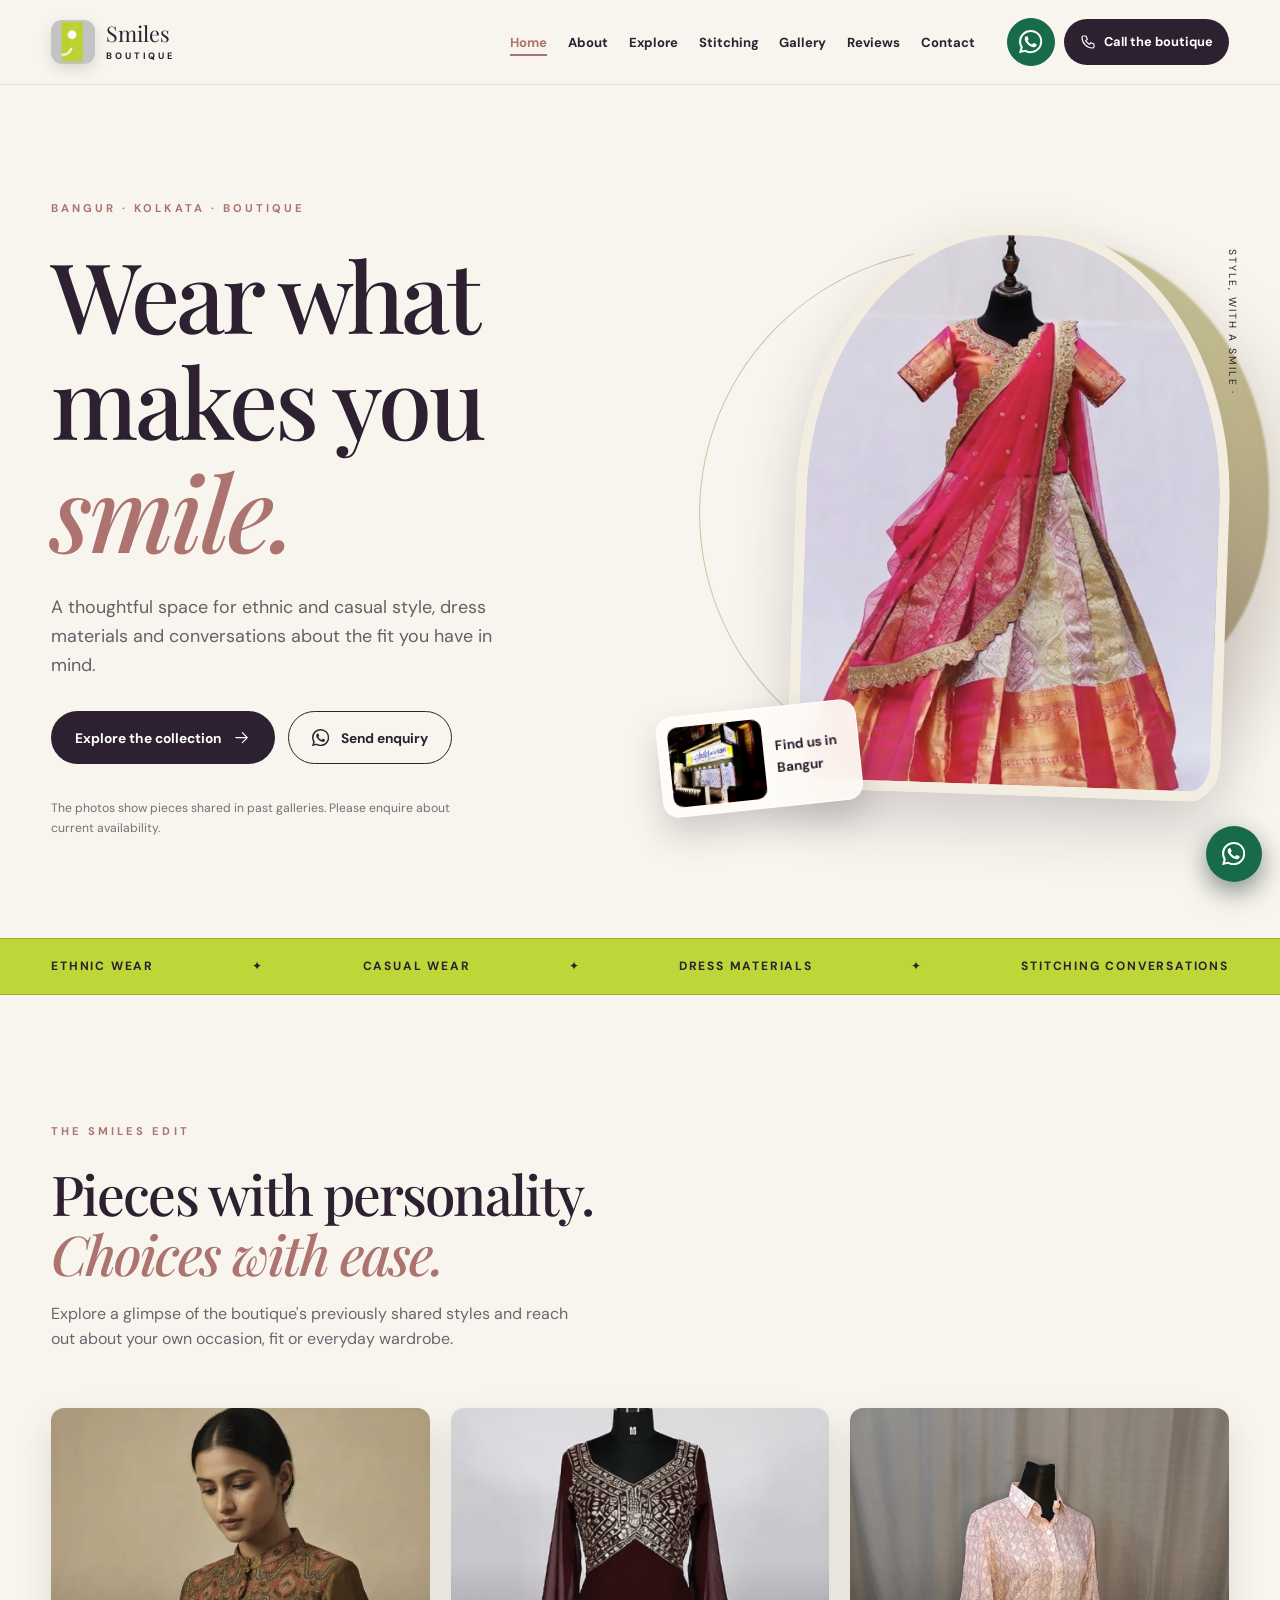
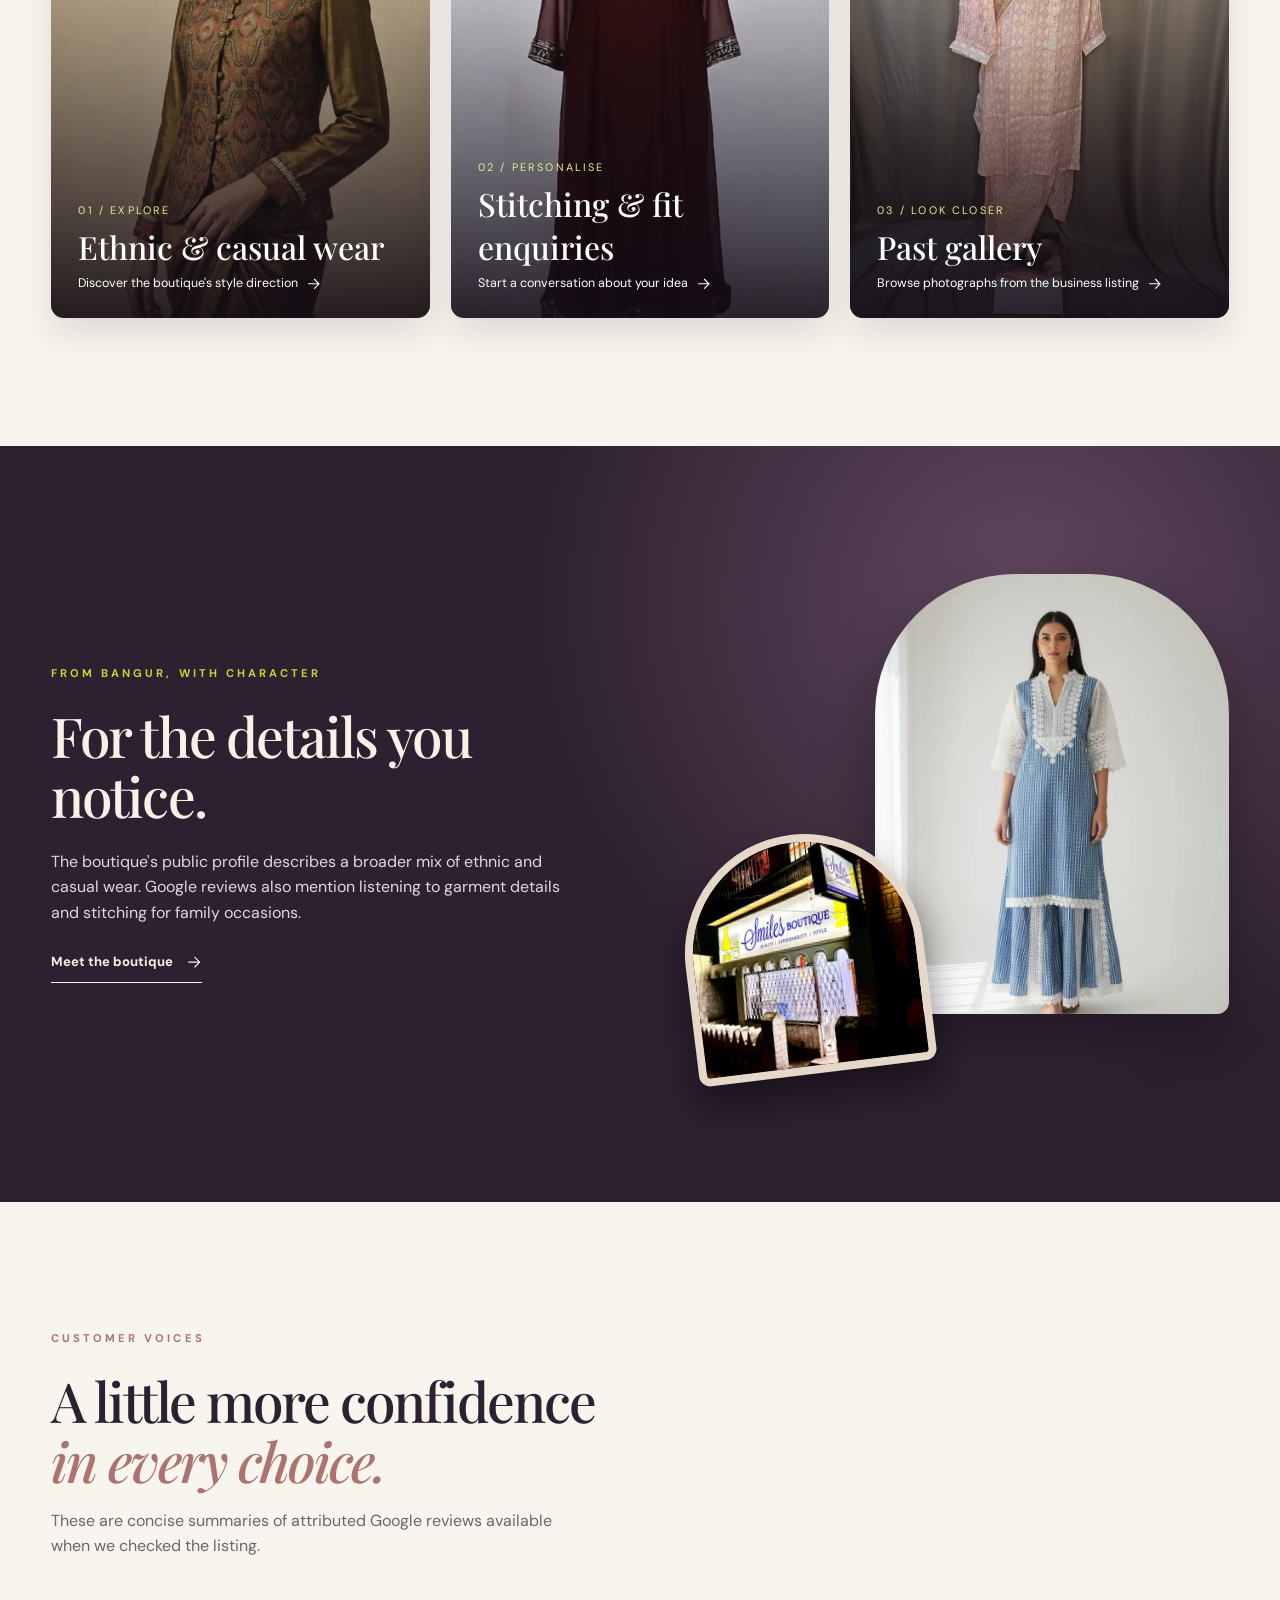
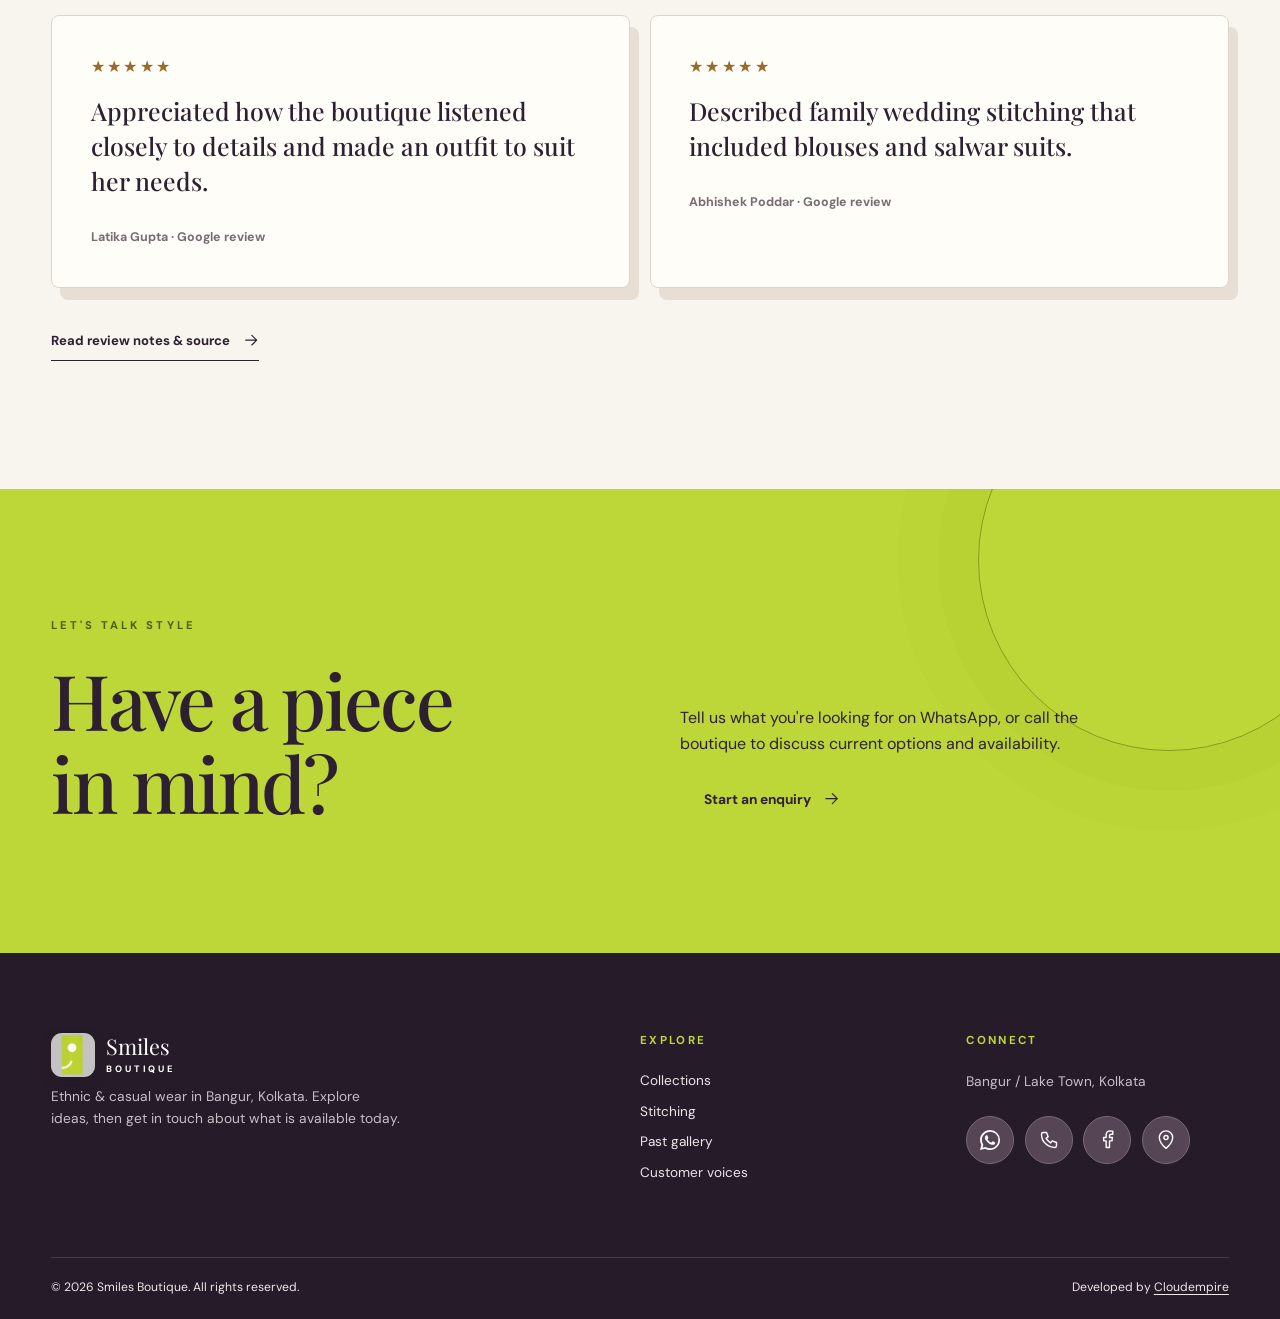
<file: index.html>
<!doctype html><html lang="en-IN"><head><meta charset="utf-8"><meta name="viewport" content="width=device-width,initial-scale=1"><meta name="theme-color" content="#2d2030"><title>Smiles Boutique | Ethnic &amp; Casual Wear in Bangur, Kolkata</title><meta name="description" content="Discover Smiles Boutique in Bangur, Kolkata: ethnic and casual style, dress materials, past gallery images and a direct way to enquire."><link rel="canonical" href="https://cloudempiretech.github.io/smiles-boutique-kolkata/index.html"><link rel="icon" type="image/png" href="assets/smiles-original-logo.png"><link rel="preload" href="assets/google-05-1200.webp" as="image" imagesrcset="assets/google-05-560.webp 560w, assets/google-05-1200.webp 1200w" imagesizes="(max-width: 700px) 90vw, 45vw"><link rel="stylesheet" href="style.css"><meta property="og:type" content="website"><meta property="og:title" content="Smiles Boutique | Ethnic &amp; Casual Wear in Bangur, Kolkata"><meta property="og:description" content="Discover Smiles Boutique in Bangur, Kolkata: ethnic and casual style, dress materials, past gallery images and a direct way to enquire."><meta property="og:image" content="https://cloudempiretech.github.io/smiles-boutique-kolkata/assets/google-05-1200.webp"><meta property="og:url" content="https://cloudempiretech.github.io/smiles-boutique-kolkata/index.html"><script type="application/ld+json">{"@context": "https://schema.org", "@type": "ClothingStore", "name": "Smiles Boutique", "url": "https://cloudempiretech.github.io/smiles-boutique-kolkata/index.html", "image": "https://cloudempiretech.github.io/smiles-boutique-kolkata/assets/google-05-1200.webp", "telephone": "+919874143888", "areaServed": "Bangur / Lake Town, Kolkata", "sameAs": ["https://www.facebook.com/SmilesTheStore/", "https://www.google.com/maps/place/Smiles+Boutique/@22.6055363,88.413067,17z/data=!4m15!1m8!3m7!1s0x3a0275f93fffffff:0x30044cccb901f7e9!2sSmiles+Boutique!8m2!3d22.6055117!4d88.4130762!10e5!16s%2Fg%2F1q62hcb1k!3m5!1s0x3a0275f93fffffff:0x30044cccb901f7e9!8m2!3d22.6055117!4d88.4130762!16s%2Fg%2F1q62hcb1k?entry=ttu&g_ep=EgoyMDI2MTAwNS4wIKXMDSoASAFQAw%3D%3D"]}</script></head><body><a class="skip" href="#main">Skip to content</a><header class="site-header"><div class="shell header-inner"><a href="index.html" class="brand" aria-label="Smiles Boutique home"><img src="assets/smiles-original-logo.png" alt="Smiles Boutique green smile mark" width="44" height="44"><span>Smiles <em>Boutique</em></span></a><button id="menu-toggle" class="menu-toggle" aria-controls="site-nav" aria-expanded="false" aria-label="Open navigation"><span></span><span></span><span></span></button><nav id="site-nav" class="site-nav" aria-label="Main navigation"><a href="index.html" aria-current="page">Home</a><a href="about.html" >About</a><a href="collections.html" >Explore</a><a href="stitching.html" >Stitching</a><a href="gallery.html" >Gallery</a><a href="reviews.html" >Reviews</a><a href="contact.html" >Contact</a></nav><div class="header-actions"><a class="icon-link header-whatsapp" href="https://wa.me/919874143888?text=Hello%20Smiles%20Boutique%2C%20I%20would%20like%20to%20make%20an%20enquiry." aria-label="Message Smiles Boutique on WhatsApp" title="Message Smiles Boutique on WhatsApp" target="_blank" rel="noopener noreferrer"><svg aria-hidden="true" viewBox="0 0 24 24" fill="none" stroke="currentColor" stroke-width="1.7" stroke-linecap="round" stroke-linejoin="round"><path fill="currentColor" stroke="none" d="M20.52 3.48A11.9 11.9 0 0 0 12.04 0C5.42 0 .04 5.38.04 12c0 2.12.56 4.2 1.62 6.03L0 24l6.12-1.61A12 12 0 0 0 12.04 24C18.65 24 24 18.62 24 12a11.9 11.9 0 0 0-3.48-8.52ZM12.04 21.97c-1.77 0-3.5-.48-5.02-1.39l-.36-.21-3.63.95.97-3.54-.23-.36a9.96 9.96 0 0 1-1.53-5.42c0-5.51 4.48-9.99 9.99-9.99 2.67 0 5.18 1.04 7.07 2.93A9.92 9.92 0 0 1 21.99 12c0 5.5-4.46 9.97-9.95 9.97Zm5.48-7.46c-.3-.15-1.78-.88-2.05-.98-.28-.1-.48-.15-.68.15-.2.3-.78.98-.96 1.18-.18.2-.35.23-.65.08-.3-.15-1.27-.47-2.42-1.5-.9-.8-1.5-1.79-1.68-2.09-.18-.3-.02-.46.13-.61.14-.13.3-.35.45-.53.15-.18.2-.3.3-.5.1-.2.05-.38-.02-.53-.08-.15-.68-1.63-.93-2.23-.24-.59-.49-.5-.68-.51h-.58c-.2 0-.53.08-.81.38-.28.3-1.06 1.03-1.06 2.5 0 1.48 1.09 2.91 1.24 3.11.15.2 2.14 3.27 5.19 4.59.72.31 1.29.5 1.73.64.73.23 1.4.2 1.93.12.59-.09 1.78-.73 2.03-1.43.25-.7.25-1.3.18-1.43-.08-.13-.28-.21-.58-.36Z"/></svg></a><a class="header-call" href="tel:+919874143888" aria-label="Call Smiles Boutique"><svg aria-hidden="true" viewBox="0 0 24 24" fill="none" stroke="currentColor" stroke-width="1.7" stroke-linecap="round" stroke-linejoin="round"><path d="M5 3h4l2 5-2.5 2a17 17 0 0 0 5.5 5.5L16 13l5 2v4a2 2 0 0 1-2 2A16 16 0 0 1 3 5a2 2 0 0 1 2-2Z"/></svg> <span>Call the boutique</span></a></div></div></header><main id="main"><section class="hero shell"><div class="hero-copy"><div class="eyebrow intro">Bangur · Kolkata · Boutique</div><h1 class="hero-title"><span>Wear what</span><span>makes you</span><em>smile.</em></h1><p class="hero-lede">A thoughtful space for ethnic and casual style, dress materials and conversations about the fit you have in mind.</p><div class="hero-actions"><a class="button button-dark" href="collections.html">Explore the collection <svg aria-hidden="true" viewBox="0 0 24 24" fill="none" stroke="currentColor" stroke-width="1.7" stroke-linecap="round" stroke-linejoin="round"><path d="M4 12h16m-7-7 7 7-7 7"/></svg></a><a class="button button-outline" href="https://wa.me/919874143888?text=Hello%20Smiles%20Boutique%2C%20I%20would%20like%20to%20make%20an%20enquiry." target="_blank" rel="noopener noreferrer"><svg aria-hidden="true" viewBox="0 0 24 24" fill="none" stroke="currentColor" stroke-width="1.7" stroke-linecap="round" stroke-linejoin="round"><path fill="currentColor" stroke="none" d="M20.52 3.48A11.9 11.9 0 0 0 12.04 0C5.42 0 .04 5.38.04 12c0 2.12.56 4.2 1.62 6.03L0 24l6.12-1.61A12 12 0 0 0 12.04 24C18.65 24 24 18.62 24 12a11.9 11.9 0 0 0-3.48-8.52ZM12.04 21.97c-1.77 0-3.5-.48-5.02-1.39l-.36-.21-3.63.95.97-3.54-.23-.36a9.96 9.96 0 0 1-1.53-5.42c0-5.51 4.48-9.99 9.99-9.99 2.67 0 5.18 1.04 7.07 2.93A9.92 9.92 0 0 1 21.99 12c0 5.5-4.46 9.97-9.95 9.97Zm5.48-7.46c-.3-.15-1.78-.88-2.05-.98-.28-.1-.48-.15-.68.15-.2.3-.78.98-.96 1.18-.18.2-.35.23-.65.08-.3-.15-1.27-.47-2.42-1.5-.9-.8-1.5-1.79-1.68-2.09-.18-.3-.02-.46.13-.61.14-.13.3-.35.45-.53.15-.18.2-.3.3-.5.1-.2.05-.38-.02-.53-.08-.15-.68-1.63-.93-2.23-.24-.59-.49-.5-.68-.51h-.58c-.2 0-.53.08-.81.38-.28.3-1.06 1.03-1.06 2.5 0 1.48 1.09 2.91 1.24 3.11.15.2 2.14 3.27 5.19 4.59.72.31 1.29.5 1.73.64.73.23 1.4.2 1.93.12.59-.09 1.78-.73 2.03-1.43.25-.7.25-1.3.18-1.43-.08-.13-.28-.21-.58-.36Z"/></svg> Send enquiry</a></div><p class="hero-note">The photos show pieces shared in past galleries. Please enquire about current availability.</p></div><div class="hero-art"><div class="hero-orbit"></div><div class="hero-frame"><picture class="hero-photo"><source media="(max-width: 700px)" srcset="assets/google-05-560.webp"><img src="assets/google-05-1200.webp" srcset="assets/google-05-560.webp 560w, assets/google-05-1200.webp 1200w" sizes="(max-width: 700px) 90vw, 45vw" alt="Red and gold traditional ensemble displayed on a mannequin" loading="eager" decoding="async"></picture></div><div class="float-card"><picture class="float-photo"><source media="(max-width: 700px)" srcset="assets/google-01-560.webp"><img src="assets/google-01-1200.webp" srcset="assets/google-01-560.webp 560w, assets/google-01-1200.webp 1200w" sizes="(max-width: 700px) 90vw, 45vw" alt="Smiles Boutique storefront and illuminated sign photographed at night" loading="lazy" decoding="async"></picture><span>Find us in<br>Bangur</span></div><span class="hero-stamp">STYLE, WITH A SMILE ·</span></div></section><div class="ticker"><div class="shell"><span>Ethnic wear</span><b>✦</b><span>Casual wear</span><b>✦</b><span>Dress materials</span><b>✦</b><span>Stitching conversations</span></div></div><section class="section shell"><div class="section-heading reveal"><span class="eyebrow">The Smiles edit</span><h2>Pieces with personality.<br><em>Choices with ease.</em></h2><p>Explore a glimpse of the boutique's previously shared styles and reach out about your own occasion, fit or everyday wardrobe.</p></div><div class="feature-grid"><a class="feature-card reveal" href="collections.html"><picture class=""><source media="(max-width: 700px)" srcset="assets/google-02-560.webp"><img src="assets/google-02-1200.webp" srcset="assets/google-02-560.webp 560w, assets/google-02-1200.webp 1200w" sizes="(max-width: 700px) 90vw, 45vw" alt="Model in an embroidered brown ethnic outfit in the business gallery" loading="lazy" decoding="async"></picture><span class="feature-copy"><small>01 / Explore</small><strong>Ethnic & casual wear</strong><span>Discover the boutique's style direction <svg aria-hidden="true" viewBox="0 0 24 24" fill="none" stroke="currentColor" stroke-width="1.7" stroke-linecap="round" stroke-linejoin="round"><path d="M4 12h16m-7-7 7 7-7 7"/></svg></span></span></a><a class="feature-card reveal" href="stitching.html"><picture class=""><source media="(max-width: 700px)" srcset="assets/google-06-560.webp"><img src="assets/google-06-1200.webp" srcset="assets/google-06-560.webp 560w, assets/google-06-1200.webp 1200w" sizes="(max-width: 700px) 90vw, 45vw" alt="Deep maroon embellished dress displayed on a mannequin" loading="lazy" decoding="async"></picture><span class="feature-copy"><small>02 / Personalise</small><strong>Stitching & fit enquiries</strong><span>Start a conversation about your idea <svg aria-hidden="true" viewBox="0 0 24 24" fill="none" stroke="currentColor" stroke-width="1.7" stroke-linecap="round" stroke-linejoin="round"><path d="M4 12h16m-7-7 7 7-7 7"/></svg></span></span></a><a class="feature-card reveal" href="gallery.html"><picture class=""><source media="(max-width: 700px)" srcset="assets/google-07-560.webp"><img src="assets/google-07-1200.webp" srcset="assets/google-07-560.webp 560w, assets/google-07-1200.webp 1200w" sizes="(max-width: 700px) 90vw, 45vw" alt="Pale peach embroidered outfit displayed on a mannequin" loading="lazy" decoding="async"></picture><span class="feature-copy"><small>03 / Look closer</small><strong>Past gallery</strong><span>Browse photographs from the business listing <svg aria-hidden="true" viewBox="0 0 24 24" fill="none" stroke="currentColor" stroke-width="1.7" stroke-linecap="round" stroke-linejoin="round"><path d="M4 12h16m-7-7 7 7-7 7"/></svg></span></span></a></div></section><section class="section dark-section"><div class="shell split"><div class="reveal"><span class="eyebrow">From Bangur, with character</span><h2>For the details you notice.</h2><p>The boutique's public profile describes a broader mix of ethnic and casual wear. Google reviews also mention listening to garment details and stitching for family occasions.</p><a class="text-link" href="about.html">Meet the boutique <svg aria-hidden="true" viewBox="0 0 24 24" fill="none" stroke="currentColor" stroke-width="1.7" stroke-linecap="round" stroke-linejoin="round"><path d="M4 12h16m-7-7 7 7-7 7"/></svg></a></div><div class="layered-photos reveal"><picture class="layer-one"><source media="(max-width: 700px)" srcset="assets/google-03-560.webp"><img src="assets/google-03-1200.webp" srcset="assets/google-03-560.webp 560w, assets/google-03-1200.webp 1200w" sizes="(max-width: 700px) 90vw, 45vw" alt="Model in a blue and white ethnic outfit in the business gallery" loading="lazy" decoding="async"></picture><picture class="layer-two"><source media="(max-width: 700px)" srcset="assets/google-01-560.webp"><img src="assets/google-01-1200.webp" srcset="assets/google-01-560.webp 560w, assets/google-01-1200.webp 1200w" sizes="(max-width: 700px) 90vw, 45vw" alt="Smiles Boutique storefront and illuminated sign photographed at night" loading="lazy" decoding="async"></picture></div></div></section><section class="section shell"><div class="section-heading reveal"><span class="eyebrow">Customer voices</span><h2>A little more confidence<br><em>in every choice.</em></h2><p>These are concise summaries of attributed Google reviews available when we checked the listing.</p></div><div class="quote-grid"><article class="quote-card reveal"><div class="stars" aria-label="5 out of 5 stars">★★★★★</div><p>Appreciated how the boutique listened closely to details and made an outfit to suit her needs.</p><span>Latika Gupta · Google review</span></article><article class="quote-card reveal"><div class="stars" aria-label="5 out of 5 stars">★★★★★</div><p>Described family wedding stitching that included blouses and salwar suits.</p><span>Abhishek Poddar · Google review</span></article></div><a class="text-link" href="reviews.html">Read review notes & source <svg aria-hidden="true" viewBox="0 0 24 24" fill="none" stroke="currentColor" stroke-width="1.7" stroke-linecap="round" stroke-linejoin="round"><path d="M4 12h16m-7-7 7 7-7 7"/></svg></a></section><section class="section cta-section"><div class="shell cta-inner reveal"><div><span class="eyebrow">Let's talk style</span><h2>Have a piece<br>in mind?</h2></div><div><p>Tell us what you're looking for on WhatsApp, or call the boutique to discuss current options and availability.</p><a class="button button-light" href="contact.html">Start an enquiry <svg aria-hidden="true" viewBox="0 0 24 24" fill="none" stroke="currentColor" stroke-width="1.7" stroke-linecap="round" stroke-linejoin="round"><path d="M4 12h16m-7-7 7 7-7 7"/></svg></a></div></div></section></main><footer class="site-footer"><div class="shell"><div class="footer-top"><div><a class="brand" href="index.html"><img src="assets/smiles-original-logo.png" alt="" width="42" height="42"><span>Smiles <em>Boutique</em></span></a><p>Ethnic & casual wear in Bangur, Kolkata. Explore ideas, then get in touch about what is available today.</p></div><div><h2>Explore</h2><a href="collections.html">Collections</a><a href="stitching.html">Stitching</a><a href="gallery.html">Past gallery</a><a href="reviews.html">Customer voices</a></div><div><h2>Connect</h2><p>Bangur / Lake Town, Kolkata</p><div class="channel-row"><a class="icon-link" href="https://wa.me/919874143888" aria-label="Message Smiles Boutique on WhatsApp" title="Message Smiles Boutique on WhatsApp" target="_blank" rel="noopener noreferrer"><svg aria-hidden="true" viewBox="0 0 24 24" fill="none" stroke="currentColor" stroke-width="1.7" stroke-linecap="round" stroke-linejoin="round"><path fill="currentColor" stroke="none" d="M20.52 3.48A11.9 11.9 0 0 0 12.04 0C5.42 0 .04 5.38.04 12c0 2.12.56 4.2 1.62 6.03L0 24l6.12-1.61A12 12 0 0 0 12.04 24C18.65 24 24 18.62 24 12a11.9 11.9 0 0 0-3.48-8.52ZM12.04 21.97c-1.77 0-3.5-.48-5.02-1.39l-.36-.21-3.63.95.97-3.54-.23-.36a9.96 9.96 0 0 1-1.53-5.42c0-5.51 4.48-9.99 9.99-9.99 2.67 0 5.18 1.04 7.07 2.93A9.92 9.92 0 0 1 21.99 12c0 5.5-4.46 9.97-9.95 9.97Zm5.48-7.46c-.3-.15-1.78-.88-2.05-.98-.28-.1-.48-.15-.68.15-.2.3-.78.98-.96 1.18-.18.2-.35.23-.65.08-.3-.15-1.27-.47-2.42-1.5-.9-.8-1.5-1.79-1.68-2.09-.18-.3-.02-.46.13-.61.14-.13.3-.35.45-.53.15-.18.2-.3.3-.5.1-.2.05-.38-.02-.53-.08-.15-.68-1.63-.93-2.23-.24-.59-.49-.5-.68-.51h-.58c-.2 0-.53.08-.81.38-.28.3-1.06 1.03-1.06 2.5 0 1.48 1.09 2.91 1.24 3.11.15.2 2.14 3.27 5.19 4.59.72.31 1.29.5 1.73.64.73.23 1.4.2 1.93.12.59-.09 1.78-.73 2.03-1.43.25-.7.25-1.3.18-1.43-.08-.13-.28-.21-.58-.36Z"/></svg></a><a class="icon-link" href="tel:+919874143888" aria-label="Call Smiles Boutique" title="Call Smiles Boutique" ><svg aria-hidden="true" viewBox="0 0 24 24" fill="none" stroke="currentColor" stroke-width="1.7" stroke-linecap="round" stroke-linejoin="round"><path d="M5 3h4l2 5-2.5 2a17 17 0 0 0 5.5 5.5L16 13l5 2v4a2 2 0 0 1-2 2A16 16 0 0 1 3 5a2 2 0 0 1 2-2Z"/></svg></a><a class="icon-link" href="https://www.facebook.com/SmilesTheStore/" aria-label="Smiles Boutique on Facebook" title="Smiles Boutique on Facebook" target="_blank" rel="noopener noreferrer"><svg aria-hidden="true" viewBox="0 0 24 24" fill="none" stroke="currentColor" stroke-width="1.7" stroke-linecap="round" stroke-linejoin="round"><path d="M15 21v-8h3l.5-4H15V7c0-1.2.4-2 2-2h2V1.5A24 24 0 0 0 16 1c-3.5 0-5 2-5 5v3H8v4h3v8Z"/></svg></a><a class="icon-link" href="https://www.google.com/maps/place/Smiles+Boutique/@22.6055363,88.413067,17z/data=!4m15!1m8!3m7!1s0x3a0275f93fffffff:0x30044cccb901f7e9!2sSmiles+Boutique!8m2!3d22.6055117!4d88.4130762!10e5!16s%2Fg%2F1q62hcb1k!3m5!1s0x3a0275f93fffffff:0x30044cccb901f7e9!8m2!3d22.6055117!4d88.4130762!16s%2Fg%2F1q62hcb1k?entry=ttu&amp;g_ep=EgoyMDI2MTAwNS4wIKXMDSoASAFQAw%3D%3D" aria-label="Find Smiles Boutique on Google Maps" title="Find Smiles Boutique on Google Maps" target="_blank" rel="noopener noreferrer"><svg aria-hidden="true" viewBox="0 0 24 24" fill="none" stroke="currentColor" stroke-width="1.7" stroke-linecap="round" stroke-linejoin="round"><path d="M12 22s8-6.7 8-13a8 8 0 1 0-16 0c0 6.3 8 13 8 13Z"/><circle cx="12" cy="9" r="2.5"/></svg></a></div></div></div><div class="footer-bottom"><p>© 2026 Smiles Boutique. All rights reserved.</p><p>Developed by <a href="https://cloudempire.tech/" target="_blank" rel="noopener noreferrer">Cloudempire</a></p></div></div></footer><a class="floating-whatsapp" href="https://wa.me/919874143888?text=Hello%20Smiles%20Boutique%2C%20I%20would%20like%20to%20make%20an%20enquiry." aria-label="Message Smiles Boutique on WhatsApp" title="Message Smiles Boutique on WhatsApp" target="_blank" rel="noopener noreferrer"><svg aria-hidden="true" viewBox="0 0 24 24" fill="none" stroke="currentColor" stroke-width="1.7" stroke-linecap="round" stroke-linejoin="round"><path fill="currentColor" stroke="none" d="M20.52 3.48A11.9 11.9 0 0 0 12.04 0C5.42 0 .04 5.38.04 12c0 2.12.56 4.2 1.62 6.03L0 24l6.12-1.61A12 12 0 0 0 12.04 24C18.65 24 24 18.62 24 12a11.9 11.9 0 0 0-3.48-8.52ZM12.04 21.97c-1.77 0-3.5-.48-5.02-1.39l-.36-.21-3.63.95.97-3.54-.23-.36a9.96 9.96 0 0 1-1.53-5.42c0-5.51 4.48-9.99 9.99-9.99 2.67 0 5.18 1.04 7.07 2.93A9.92 9.92 0 0 1 21.99 12c0 5.5-4.46 9.97-9.95 9.97Zm5.48-7.46c-.3-.15-1.78-.88-2.05-.98-.28-.1-.48-.15-.68.15-.2.3-.78.98-.96 1.18-.18.2-.35.23-.65.08-.3-.15-1.27-.47-2.42-1.5-.9-.8-1.5-1.79-1.68-2.09-.18-.3-.02-.46.13-.61.14-.13.3-.35.45-.53.15-.18.2-.3.3-.5.1-.2.05-.38-.02-.53-.08-.15-.68-1.63-.93-2.23-.24-.59-.49-.5-.68-.51h-.58c-.2 0-.53.08-.81.38-.28.3-1.06 1.03-1.06 2.5 0 1.48 1.09 2.91 1.24 3.11.15.2 2.14 3.27 5.19 4.59.72.31 1.29.5 1.73.64.73.23 1.4.2 1.93.12.59-.09 1.78-.73 2.03-1.43.25-.7.25-1.3.18-1.43-.08-.13-.28-.21-.58-.36Z"/></svg></a><script src="site.js" defer></script></body></html>
</file>
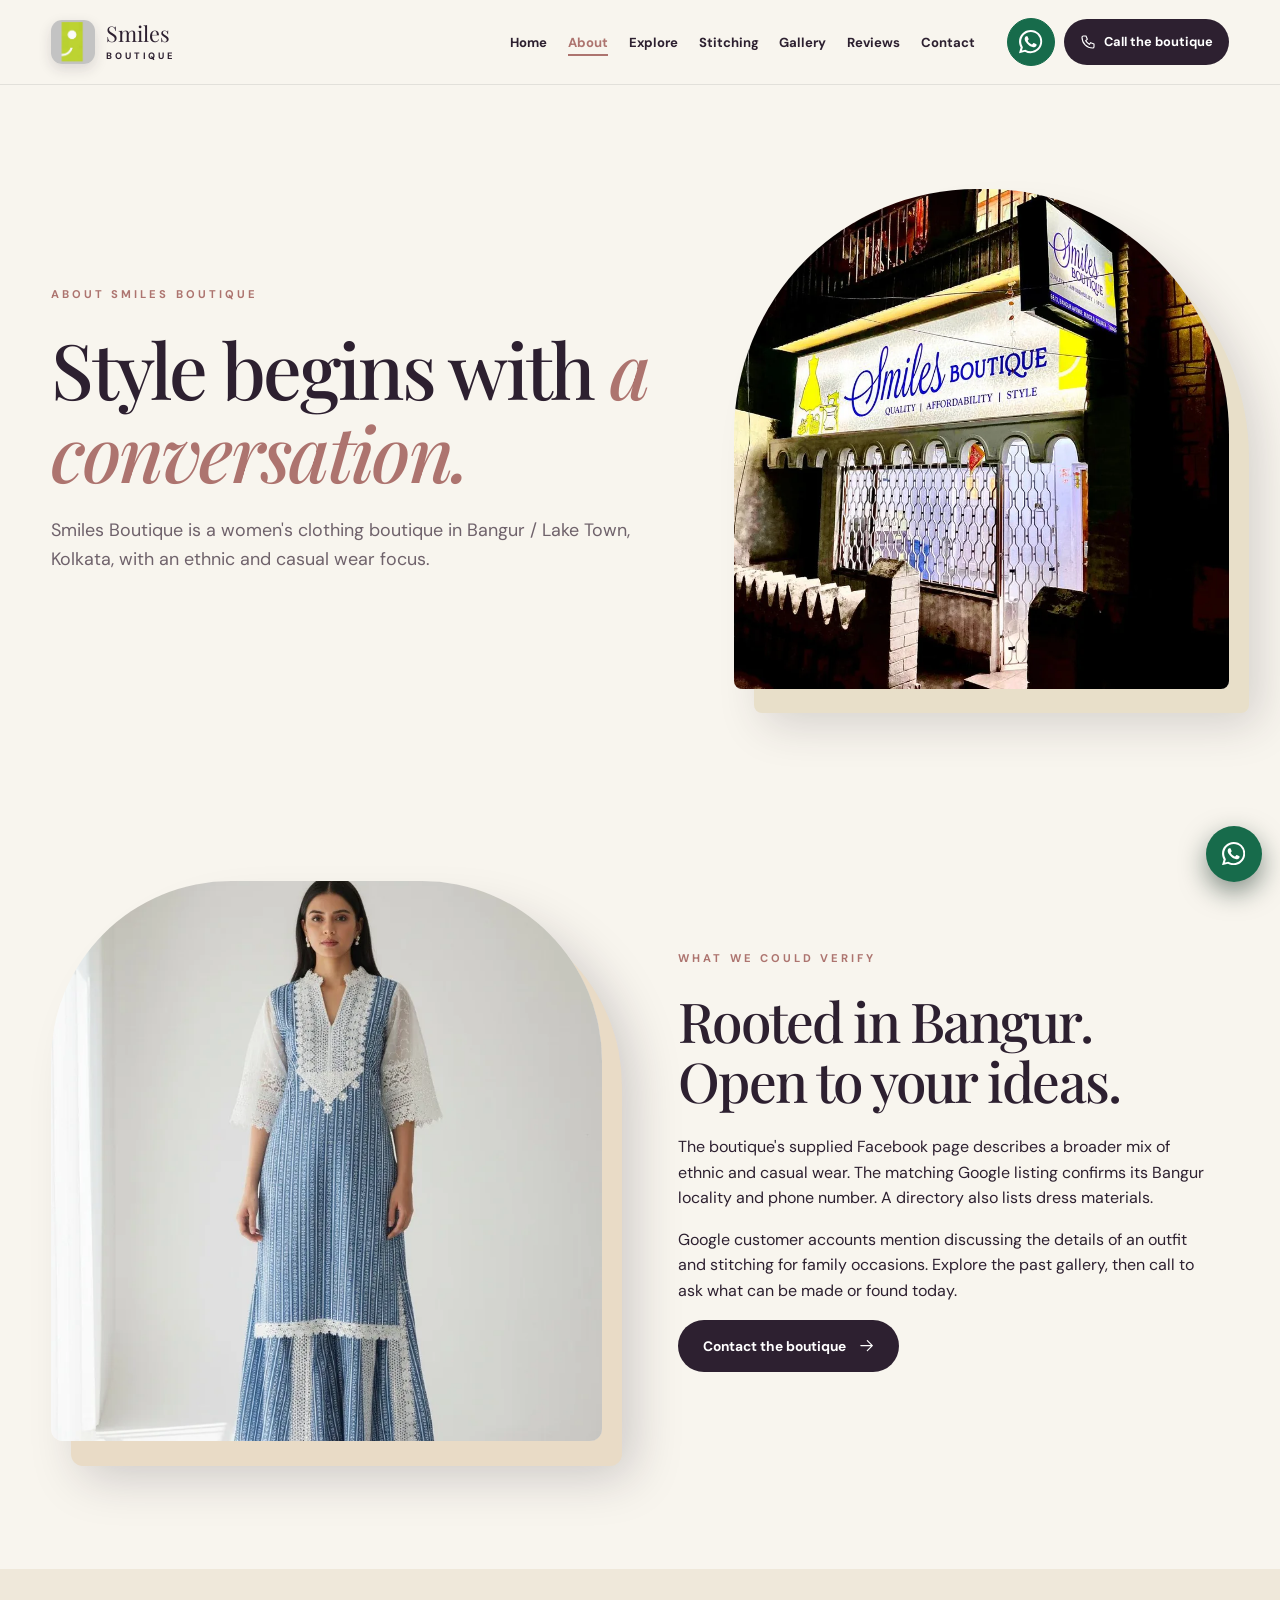
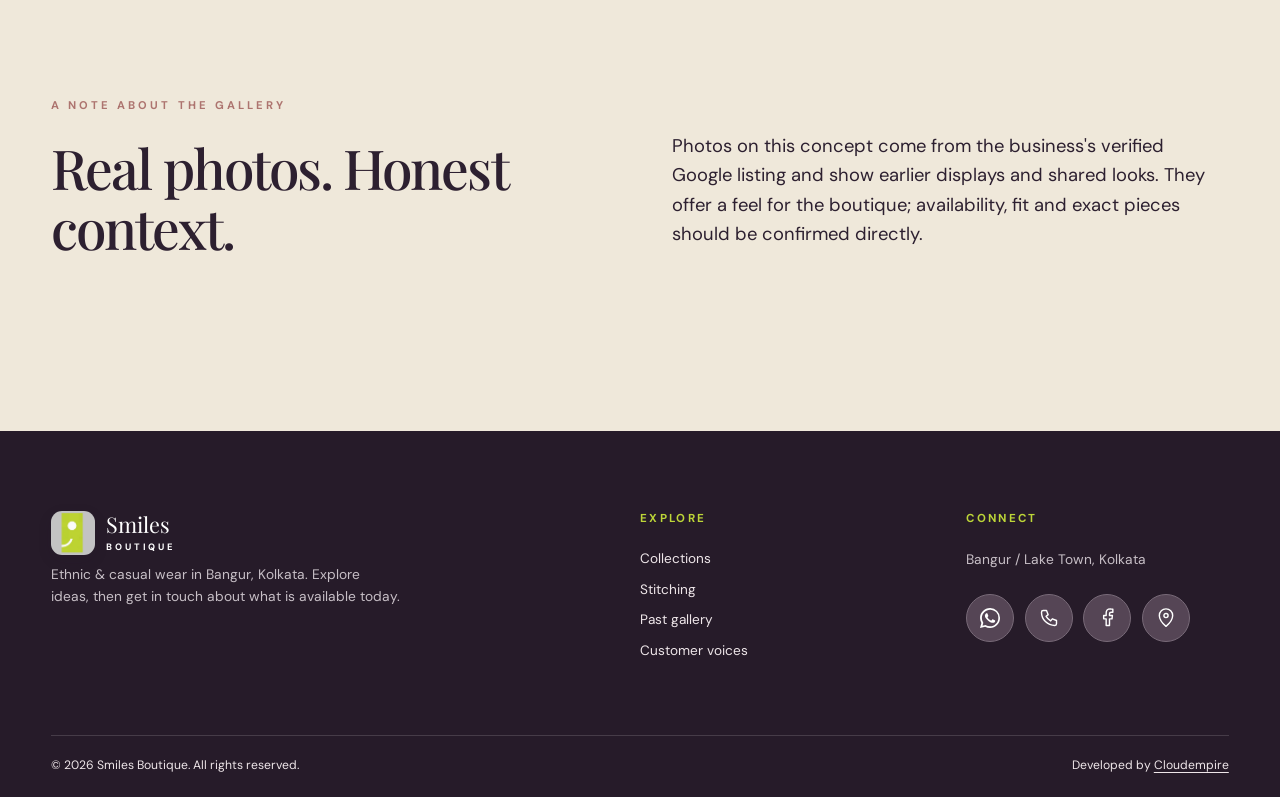
<file: about.html>
<!doctype html><html lang="en-IN"><head><meta charset="utf-8"><meta name="viewport" content="width=device-width,initial-scale=1"><meta name="theme-color" content="#2d2030"><title>About Smiles Boutique | Bangur, Kolkata</title><meta name="description" content="Learn about Smiles Boutique and its ethnic and casual wear focus in Bangur / Lake Town, Kolkata."><link rel="canonical" href="https://cloudempiretech.github.io/smiles-boutique-kolkata/about.html"><link rel="icon" type="image/png" href="assets/smiles-original-logo.png"><link rel="preload" href="assets/google-05-1200.webp" as="image" imagesrcset="assets/google-05-560.webp 560w, assets/google-05-1200.webp 1200w" imagesizes="(max-width: 700px) 90vw, 45vw"><link rel="stylesheet" href="style.css"><meta property="og:type" content="website"><meta property="og:title" content="About Smiles Boutique | Bangur, Kolkata"><meta property="og:description" content="Learn about Smiles Boutique and its ethnic and casual wear focus in Bangur / Lake Town, Kolkata."><meta property="og:image" content="https://cloudempiretech.github.io/smiles-boutique-kolkata/assets/google-01-1200.webp"><meta property="og:url" content="https://cloudempiretech.github.io/smiles-boutique-kolkata/about.html"><script type="application/ld+json">{"@context": "https://schema.org", "@type": "ClothingStore", "name": "Smiles Boutique", "url": "https://cloudempiretech.github.io/smiles-boutique-kolkata/about.html", "image": "https://cloudempiretech.github.io/smiles-boutique-kolkata/assets/google-01-1200.webp", "telephone": "+919874143888", "areaServed": "Bangur / Lake Town, Kolkata", "sameAs": ["https://www.facebook.com/SmilesTheStore/", "https://www.google.com/maps/place/Smiles+Boutique/@22.6055363,88.413067,17z/data=!4m15!1m8!3m7!1s0x3a0275f93fffffff:0x30044cccb901f7e9!2sSmiles+Boutique!8m2!3d22.6055117!4d88.4130762!10e5!16s%2Fg%2F1q62hcb1k!3m5!1s0x3a0275f93fffffff:0x30044cccb901f7e9!8m2!3d22.6055117!4d88.4130762!16s%2Fg%2F1q62hcb1k?entry=ttu&g_ep=EgoyMDI2MTAwNS4wIKXMDSoASAFQAw%3D%3D"]}</script></head><body><a class="skip" href="#main">Skip to content</a><header class="site-header"><div class="shell header-inner"><a href="index.html" class="brand" aria-label="Smiles Boutique home"><img src="assets/smiles-original-logo.png" alt="Smiles Boutique green smile mark" width="44" height="44"><span>Smiles <em>Boutique</em></span></a><button id="menu-toggle" class="menu-toggle" aria-controls="site-nav" aria-expanded="false" aria-label="Open navigation"><span></span><span></span><span></span></button><nav id="site-nav" class="site-nav" aria-label="Main navigation"><a href="index.html" >Home</a><a href="about.html" aria-current="page">About</a><a href="collections.html" >Explore</a><a href="stitching.html" >Stitching</a><a href="gallery.html" >Gallery</a><a href="reviews.html" >Reviews</a><a href="contact.html" >Contact</a></nav><div class="header-actions"><a class="icon-link header-whatsapp" href="https://wa.me/919874143888?text=Hello%20Smiles%20Boutique%2C%20I%20would%20like%20to%20make%20an%20enquiry." aria-label="Message Smiles Boutique on WhatsApp" title="Message Smiles Boutique on WhatsApp" target="_blank" rel="noopener noreferrer"><svg aria-hidden="true" viewBox="0 0 24 24" fill="none" stroke="currentColor" stroke-width="1.7" stroke-linecap="round" stroke-linejoin="round"><path fill="currentColor" stroke="none" d="M20.52 3.48A11.9 11.9 0 0 0 12.04 0C5.42 0 .04 5.38.04 12c0 2.12.56 4.2 1.62 6.03L0 24l6.12-1.61A12 12 0 0 0 12.04 24C18.65 24 24 18.62 24 12a11.9 11.9 0 0 0-3.48-8.52ZM12.04 21.97c-1.77 0-3.5-.48-5.02-1.39l-.36-.21-3.63.95.97-3.54-.23-.36a9.96 9.96 0 0 1-1.53-5.42c0-5.51 4.48-9.99 9.99-9.99 2.67 0 5.18 1.04 7.07 2.93A9.92 9.92 0 0 1 21.99 12c0 5.5-4.46 9.97-9.95 9.97Zm5.48-7.46c-.3-.15-1.78-.88-2.05-.98-.28-.1-.48-.15-.68.15-.2.3-.78.98-.96 1.18-.18.2-.35.23-.65.08-.3-.15-1.27-.47-2.42-1.5-.9-.8-1.5-1.79-1.68-2.09-.18-.3-.02-.46.13-.61.14-.13.3-.35.45-.53.15-.18.2-.3.3-.5.1-.2.05-.38-.02-.53-.08-.15-.68-1.63-.93-2.23-.24-.59-.49-.5-.68-.51h-.58c-.2 0-.53.08-.81.38-.28.3-1.06 1.03-1.06 2.5 0 1.48 1.09 2.91 1.24 3.11.15.2 2.14 3.27 5.19 4.59.72.31 1.29.5 1.73.64.73.23 1.4.2 1.93.12.59-.09 1.78-.73 2.03-1.43.25-.7.25-1.3.18-1.43-.08-.13-.28-.21-.58-.36Z"/></svg></a><a class="header-call" href="tel:+919874143888" aria-label="Call Smiles Boutique"><svg aria-hidden="true" viewBox="0 0 24 24" fill="none" stroke="currentColor" stroke-width="1.7" stroke-linecap="round" stroke-linejoin="round"><path d="M5 3h4l2 5-2.5 2a17 17 0 0 0 5.5 5.5L16 13l5 2v4a2 2 0 0 1-2 2A16 16 0 0 1 3 5a2 2 0 0 1 2-2Z"/></svg> <span>Call the boutique</span></a></div></div></header><main id="main"><section class="page-hero shell"><div class="reveal"><span class="eyebrow">About Smiles Boutique</span><h1>Style begins with <em>a conversation.</em></h1><p>Smiles Boutique is a women's clothing boutique in Bangur / Lake Town, Kolkata, with an ethnic and casual wear focus.</p></div><picture class="page-hero-media"><source media="(max-width: 700px)" srcset="assets/google-01-560.webp"><img src="assets/google-01-1200.webp" srcset="assets/google-01-560.webp 560w, assets/google-01-1200.webp 1200w" sizes="(max-width: 700px) 90vw, 45vw" alt="Smiles Boutique storefront and illuminated sign photographed at night" loading="lazy" decoding="async"></picture></section><section class="section shell split light-split"><div class="reveal"><picture class="rounded-photo"><source media="(max-width: 700px)" srcset="assets/google-03-560.webp"><img src="assets/google-03-1200.webp" srcset="assets/google-03-560.webp 560w, assets/google-03-1200.webp 1200w" sizes="(max-width: 700px) 90vw, 45vw" alt="Model in a blue and white ethnic outfit in the business gallery" loading="lazy" decoding="async"></picture></div><div class="reveal"><span class="eyebrow">What we could verify</span><h2>Rooted in Bangur.<br>Open to your ideas.</h2><p>The boutique's supplied Facebook page describes a broader mix of ethnic and casual wear. The matching Google listing confirms its Bangur locality and phone number. A directory also lists dress materials.</p><p>Google customer accounts mention discussing the details of an outfit and stitching for family occasions. Explore the past gallery, then call to ask what can be made or found today.</p><a class="button button-dark" href="contact.html">Contact the boutique <svg aria-hidden="true" viewBox="0 0 24 24" fill="none" stroke="currentColor" stroke-width="1.7" stroke-linecap="round" stroke-linejoin="round"><path d="M4 12h16m-7-7 7 7-7 7"/></svg></a></div></section><section class="section pale"><div class="shell note-grid"><div class="reveal"><span class="eyebrow">A note about the gallery</span><h2>Real photos. Honest context.</h2></div><p class="reveal">Photos on this concept come from the business's verified Google listing and show earlier displays and shared looks. They offer a feel for the boutique; availability, fit and exact pieces should be confirmed directly.</p></div></section></main><footer class="site-footer"><div class="shell"><div class="footer-top"><div><a class="brand" href="index.html"><img src="assets/smiles-original-logo.png" alt="" width="42" height="42"><span>Smiles <em>Boutique</em></span></a><p>Ethnic & casual wear in Bangur, Kolkata. Explore ideas, then get in touch about what is available today.</p></div><div><h2>Explore</h2><a href="collections.html">Collections</a><a href="stitching.html">Stitching</a><a href="gallery.html">Past gallery</a><a href="reviews.html">Customer voices</a></div><div><h2>Connect</h2><p>Bangur / Lake Town, Kolkata</p><div class="channel-row"><a class="icon-link" href="https://wa.me/919874143888" aria-label="Message Smiles Boutique on WhatsApp" title="Message Smiles Boutique on WhatsApp" target="_blank" rel="noopener noreferrer"><svg aria-hidden="true" viewBox="0 0 24 24" fill="none" stroke="currentColor" stroke-width="1.7" stroke-linecap="round" stroke-linejoin="round"><path fill="currentColor" stroke="none" d="M20.52 3.48A11.9 11.9 0 0 0 12.04 0C5.42 0 .04 5.38.04 12c0 2.12.56 4.2 1.62 6.03L0 24l6.12-1.61A12 12 0 0 0 12.04 24C18.65 24 24 18.62 24 12a11.9 11.9 0 0 0-3.48-8.52ZM12.04 21.97c-1.77 0-3.5-.48-5.02-1.39l-.36-.21-3.63.95.97-3.54-.23-.36a9.96 9.96 0 0 1-1.53-5.42c0-5.51 4.48-9.99 9.99-9.99 2.67 0 5.18 1.04 7.07 2.93A9.92 9.92 0 0 1 21.99 12c0 5.5-4.46 9.97-9.95 9.97Zm5.48-7.46c-.3-.15-1.78-.88-2.05-.98-.28-.1-.48-.15-.68.15-.2.3-.78.98-.96 1.18-.18.2-.35.23-.65.08-.3-.15-1.27-.47-2.42-1.5-.9-.8-1.5-1.79-1.68-2.09-.18-.3-.02-.46.13-.61.14-.13.3-.35.45-.53.15-.18.2-.3.3-.5.1-.2.05-.38-.02-.53-.08-.15-.68-1.63-.93-2.23-.24-.59-.49-.5-.68-.51h-.58c-.2 0-.53.08-.81.38-.28.3-1.06 1.03-1.06 2.5 0 1.48 1.09 2.91 1.24 3.11.15.2 2.14 3.27 5.19 4.59.72.31 1.29.5 1.73.64.73.23 1.4.2 1.93.12.59-.09 1.78-.73 2.03-1.43.25-.7.25-1.3.18-1.43-.08-.13-.28-.21-.58-.36Z"/></svg></a><a class="icon-link" href="tel:+919874143888" aria-label="Call Smiles Boutique" title="Call Smiles Boutique" ><svg aria-hidden="true" viewBox="0 0 24 24" fill="none" stroke="currentColor" stroke-width="1.7" stroke-linecap="round" stroke-linejoin="round"><path d="M5 3h4l2 5-2.5 2a17 17 0 0 0 5.5 5.5L16 13l5 2v4a2 2 0 0 1-2 2A16 16 0 0 1 3 5a2 2 0 0 1 2-2Z"/></svg></a><a class="icon-link" href="https://www.facebook.com/SmilesTheStore/" aria-label="Smiles Boutique on Facebook" title="Smiles Boutique on Facebook" target="_blank" rel="noopener noreferrer"><svg aria-hidden="true" viewBox="0 0 24 24" fill="none" stroke="currentColor" stroke-width="1.7" stroke-linecap="round" stroke-linejoin="round"><path d="M15 21v-8h3l.5-4H15V7c0-1.2.4-2 2-2h2V1.5A24 24 0 0 0 16 1c-3.5 0-5 2-5 5v3H8v4h3v8Z"/></svg></a><a class="icon-link" href="https://www.google.com/maps/place/Smiles+Boutique/@22.6055363,88.413067,17z/data=!4m15!1m8!3m7!1s0x3a0275f93fffffff:0x30044cccb901f7e9!2sSmiles+Boutique!8m2!3d22.6055117!4d88.4130762!10e5!16s%2Fg%2F1q62hcb1k!3m5!1s0x3a0275f93fffffff:0x30044cccb901f7e9!8m2!3d22.6055117!4d88.4130762!16s%2Fg%2F1q62hcb1k?entry=ttu&amp;g_ep=EgoyMDI2MTAwNS4wIKXMDSoASAFQAw%3D%3D" aria-label="Find Smiles Boutique on Google Maps" title="Find Smiles Boutique on Google Maps" target="_blank" rel="noopener noreferrer"><svg aria-hidden="true" viewBox="0 0 24 24" fill="none" stroke="currentColor" stroke-width="1.7" stroke-linecap="round" stroke-linejoin="round"><path d="M12 22s8-6.7 8-13a8 8 0 1 0-16 0c0 6.3 8 13 8 13Z"/><circle cx="12" cy="9" r="2.5"/></svg></a></div></div></div><div class="footer-bottom"><p>© 2026 Smiles Boutique. All rights reserved.</p><p>Developed by <a href="https://cloudempire.tech/" target="_blank" rel="noopener noreferrer">Cloudempire</a></p></div></div></footer><a class="floating-whatsapp" href="https://wa.me/919874143888?text=Hello%20Smiles%20Boutique%2C%20I%20would%20like%20to%20make%20an%20enquiry." aria-label="Message Smiles Boutique on WhatsApp" title="Message Smiles Boutique on WhatsApp" target="_blank" rel="noopener noreferrer"><svg aria-hidden="true" viewBox="0 0 24 24" fill="none" stroke="currentColor" stroke-width="1.7" stroke-linecap="round" stroke-linejoin="round"><path fill="currentColor" stroke="none" d="M20.52 3.48A11.9 11.9 0 0 0 12.04 0C5.42 0 .04 5.38.04 12c0 2.12.56 4.2 1.62 6.03L0 24l6.12-1.61A12 12 0 0 0 12.04 24C18.65 24 24 18.62 24 12a11.9 11.9 0 0 0-3.48-8.52ZM12.04 21.97c-1.77 0-3.5-.48-5.02-1.39l-.36-.21-3.63.95.97-3.54-.23-.36a9.96 9.96 0 0 1-1.53-5.42c0-5.51 4.48-9.99 9.99-9.99 2.67 0 5.18 1.04 7.07 2.93A9.92 9.92 0 0 1 21.99 12c0 5.5-4.46 9.97-9.95 9.97Zm5.48-7.46c-.3-.15-1.78-.88-2.05-.98-.28-.1-.48-.15-.68.15-.2.3-.78.98-.96 1.18-.18.2-.35.23-.65.08-.3-.15-1.27-.47-2.42-1.5-.9-.8-1.5-1.79-1.68-2.09-.18-.3-.02-.46.13-.61.14-.13.3-.35.45-.53.15-.18.2-.3.3-.5.1-.2.05-.38-.02-.53-.08-.15-.68-1.63-.93-2.23-.24-.59-.49-.5-.68-.51h-.58c-.2 0-.53.08-.81.38-.28.3-1.06 1.03-1.06 2.5 0 1.48 1.09 2.91 1.24 3.11.15.2 2.14 3.27 5.19 4.59.72.31 1.29.5 1.73.64.73.23 1.4.2 1.93.12.59-.09 1.78-.73 2.03-1.43.25-.7.25-1.3.18-1.43-.08-.13-.28-.21-.58-.36Z"/></svg></a><script src="site.js" defer></script></body></html>
</file>
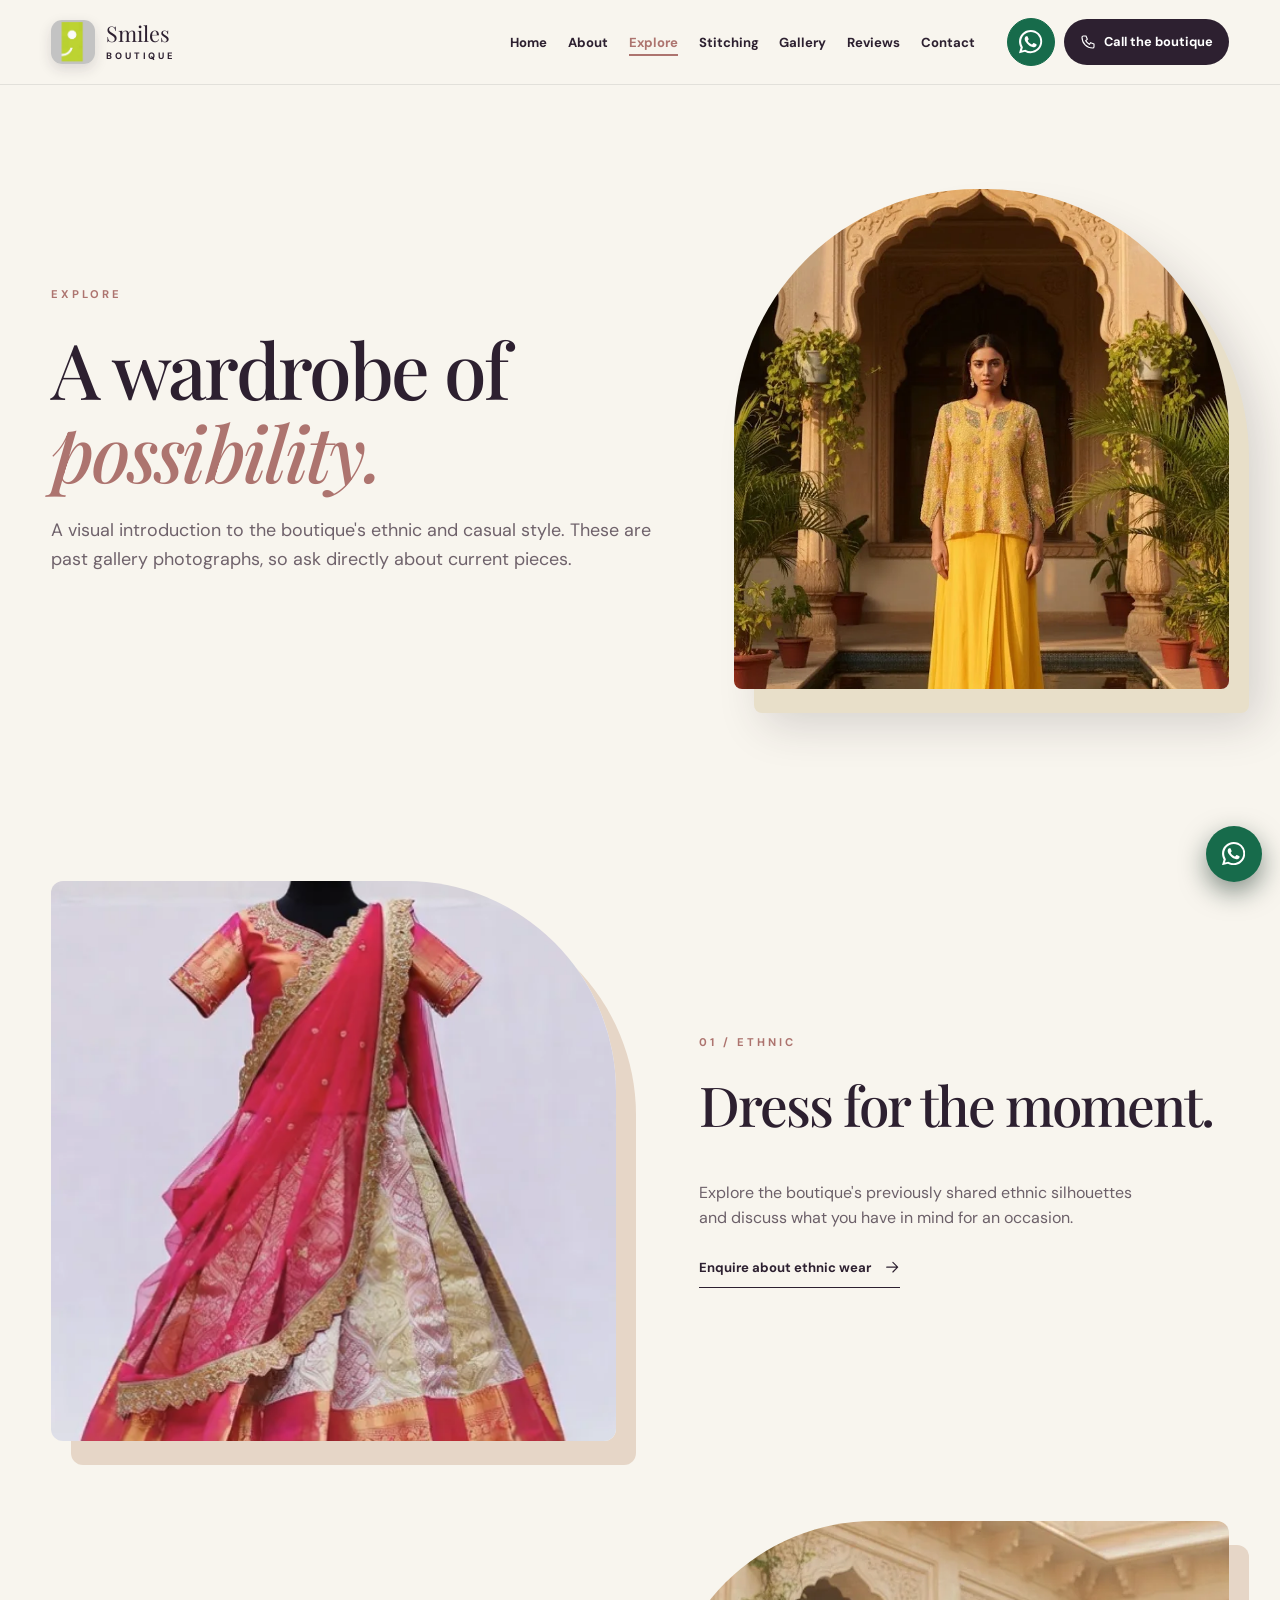
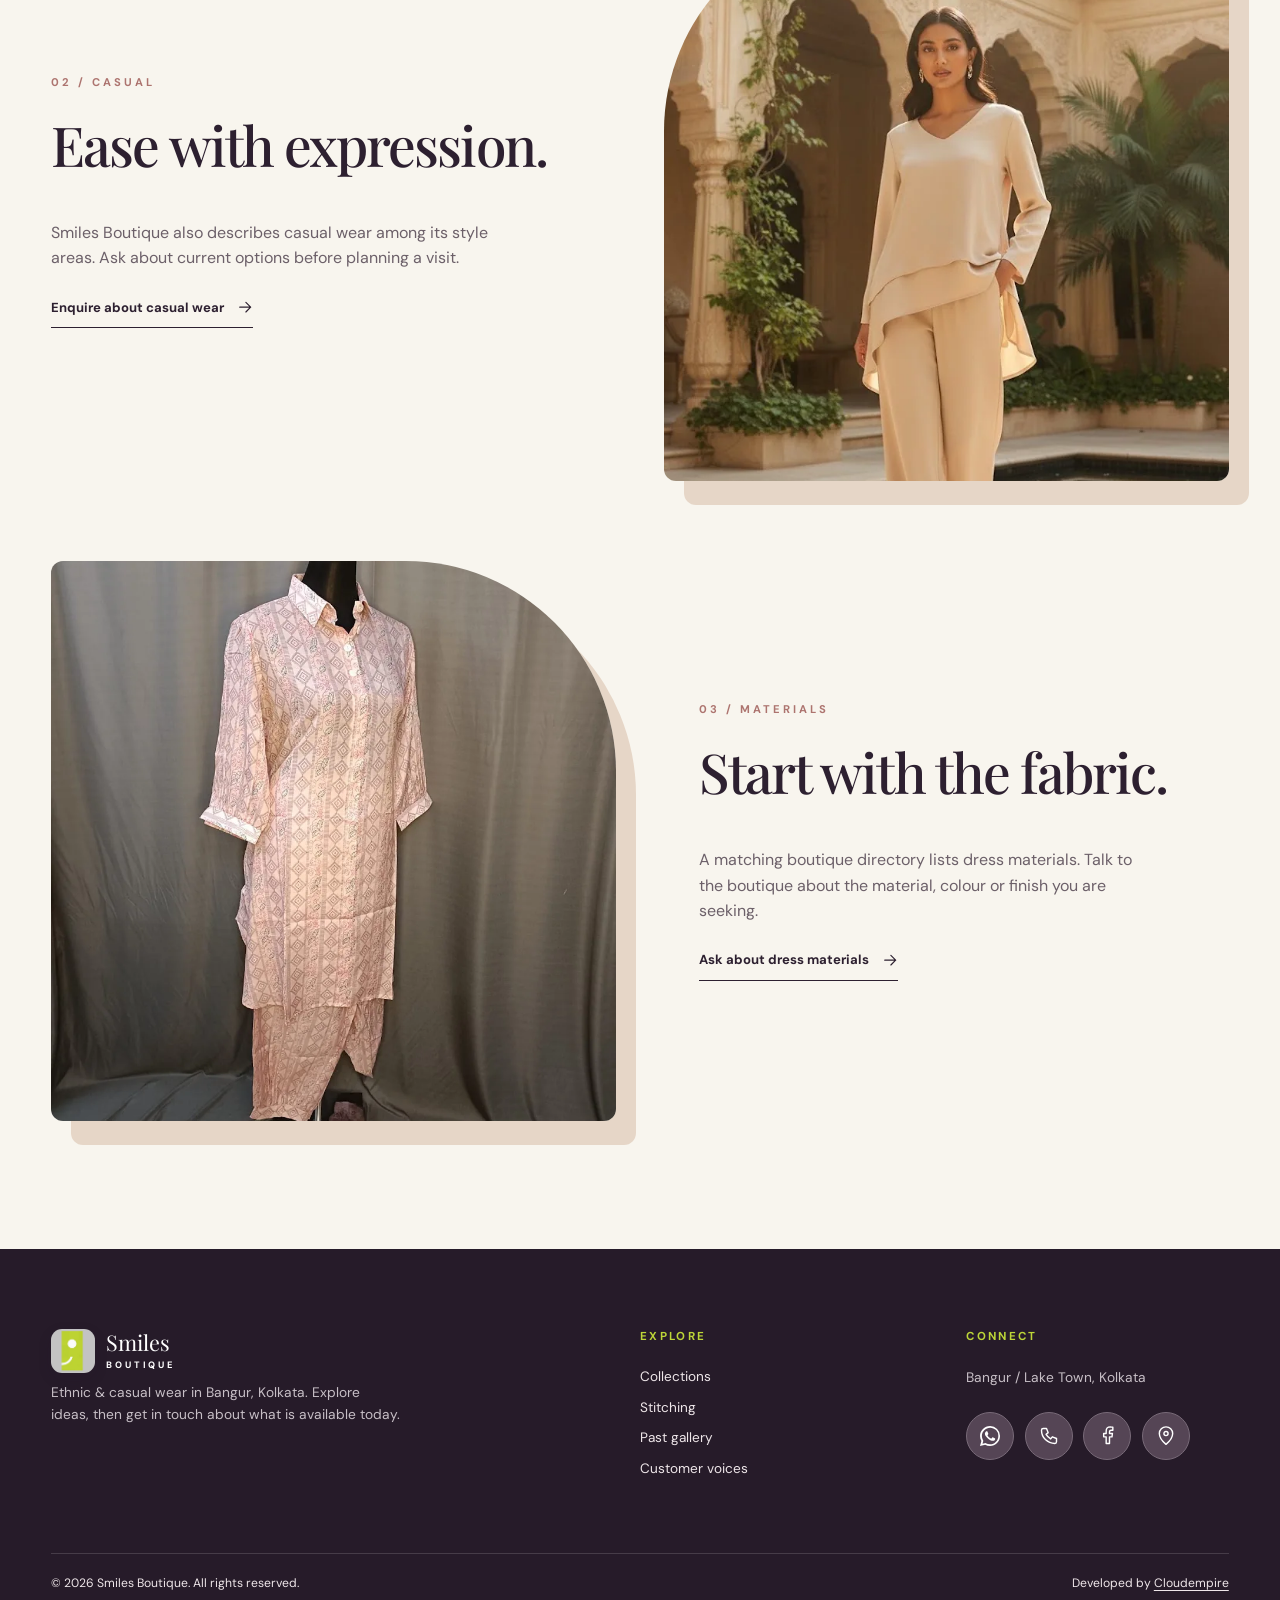
<file: collections.html>
<!doctype html><html lang="en-IN"><head><meta charset="utf-8"><meta name="viewport" content="width=device-width,initial-scale=1"><meta name="theme-color" content="#2d2030"><title>Explore Ethnic &amp; Casual Wear | Smiles Boutique</title><meta name="description" content="Explore past ethnic and casual looks and ask Smiles Boutique in Bangur about current dress materials and clothing."><link rel="canonical" href="https://cloudempiretech.github.io/smiles-boutique-kolkata/collections.html"><link rel="icon" type="image/png" href="assets/smiles-original-logo.png"><link rel="preload" href="assets/google-05-1200.webp" as="image" imagesrcset="assets/google-05-560.webp 560w, assets/google-05-1200.webp 1200w" imagesizes="(max-width: 700px) 90vw, 45vw"><link rel="stylesheet" href="style.css"><meta property="og:type" content="website"><meta property="og:title" content="Explore Ethnic &amp; Casual Wear | Smiles Boutique"><meta property="og:description" content="Explore past ethnic and casual looks and ask Smiles Boutique in Bangur about current dress materials and clothing."><meta property="og:image" content="https://cloudempiretech.github.io/smiles-boutique-kolkata/assets/google-04-1200.webp"><meta property="og:url" content="https://cloudempiretech.github.io/smiles-boutique-kolkata/collections.html"><script type="application/ld+json">{"@context": "https://schema.org", "@type": "ClothingStore", "name": "Smiles Boutique", "url": "https://cloudempiretech.github.io/smiles-boutique-kolkata/collections.html", "image": "https://cloudempiretech.github.io/smiles-boutique-kolkata/assets/google-04-1200.webp", "telephone": "+919874143888", "areaServed": "Bangur / Lake Town, Kolkata", "sameAs": ["https://www.facebook.com/SmilesTheStore/", "https://www.google.com/maps/place/Smiles+Boutique/@22.6055363,88.413067,17z/data=!4m15!1m8!3m7!1s0x3a0275f93fffffff:0x30044cccb901f7e9!2sSmiles+Boutique!8m2!3d22.6055117!4d88.4130762!10e5!16s%2Fg%2F1q62hcb1k!3m5!1s0x3a0275f93fffffff:0x30044cccb901f7e9!8m2!3d22.6055117!4d88.4130762!16s%2Fg%2F1q62hcb1k?entry=ttu&g_ep=EgoyMDI2MTAwNS4wIKXMDSoASAFQAw%3D%3D"]}</script></head><body><a class="skip" href="#main">Skip to content</a><header class="site-header"><div class="shell header-inner"><a href="index.html" class="brand" aria-label="Smiles Boutique home"><img src="assets/smiles-original-logo.png" alt="Smiles Boutique green smile mark" width="44" height="44"><span>Smiles <em>Boutique</em></span></a><button id="menu-toggle" class="menu-toggle" aria-controls="site-nav" aria-expanded="false" aria-label="Open navigation"><span></span><span></span><span></span></button><nav id="site-nav" class="site-nav" aria-label="Main navigation"><a href="index.html" >Home</a><a href="about.html" >About</a><a href="collections.html" aria-current="page">Explore</a><a href="stitching.html" >Stitching</a><a href="gallery.html" >Gallery</a><a href="reviews.html" >Reviews</a><a href="contact.html" >Contact</a></nav><div class="header-actions"><a class="icon-link header-whatsapp" href="https://wa.me/919874143888?text=Hello%20Smiles%20Boutique%2C%20I%20would%20like%20to%20make%20an%20enquiry." aria-label="Message Smiles Boutique on WhatsApp" title="Message Smiles Boutique on WhatsApp" target="_blank" rel="noopener noreferrer"><svg aria-hidden="true" viewBox="0 0 24 24" fill="none" stroke="currentColor" stroke-width="1.7" stroke-linecap="round" stroke-linejoin="round"><path fill="currentColor" stroke="none" d="M20.52 3.48A11.9 11.9 0 0 0 12.04 0C5.42 0 .04 5.38.04 12c0 2.12.56 4.2 1.62 6.03L0 24l6.12-1.61A12 12 0 0 0 12.04 24C18.65 24 24 18.62 24 12a11.9 11.9 0 0 0-3.48-8.52ZM12.04 21.97c-1.77 0-3.5-.48-5.02-1.39l-.36-.21-3.63.95.97-3.54-.23-.36a9.96 9.96 0 0 1-1.53-5.42c0-5.51 4.48-9.99 9.99-9.99 2.67 0 5.18 1.04 7.07 2.93A9.92 9.92 0 0 1 21.99 12c0 5.5-4.46 9.97-9.95 9.97Zm5.48-7.46c-.3-.15-1.78-.88-2.05-.98-.28-.1-.48-.15-.68.15-.2.3-.78.98-.96 1.18-.18.2-.35.23-.65.08-.3-.15-1.27-.47-2.42-1.5-.9-.8-1.5-1.79-1.68-2.09-.18-.3-.02-.46.13-.61.14-.13.3-.35.45-.53.15-.18.2-.3.3-.5.1-.2.05-.38-.02-.53-.08-.15-.68-1.63-.93-2.23-.24-.59-.49-.5-.68-.51h-.58c-.2 0-.53.08-.81.38-.28.3-1.06 1.03-1.06 2.5 0 1.48 1.09 2.91 1.24 3.11.15.2 2.14 3.27 5.19 4.59.72.31 1.29.5 1.73.64.73.23 1.4.2 1.93.12.59-.09 1.78-.73 2.03-1.43.25-.7.25-1.3.18-1.43-.08-.13-.28-.21-.58-.36Z"/></svg></a><a class="header-call" href="tel:+919874143888" aria-label="Call Smiles Boutique"><svg aria-hidden="true" viewBox="0 0 24 24" fill="none" stroke="currentColor" stroke-width="1.7" stroke-linecap="round" stroke-linejoin="round"><path d="M5 3h4l2 5-2.5 2a17 17 0 0 0 5.5 5.5L16 13l5 2v4a2 2 0 0 1-2 2A16 16 0 0 1 3 5a2 2 0 0 1 2-2Z"/></svg> <span>Call the boutique</span></a></div></div></header><main id="main"><section class="page-hero shell"><div class="reveal"><span class="eyebrow">Explore</span><h1>A wardrobe of <em>possibility.</em></h1><p>A visual introduction to the boutique's ethnic and casual style. These are past gallery photographs, so ask directly about current pieces.</p></div><picture class="page-hero-media"><source media="(max-width: 700px)" srcset="assets/google-04-560.webp"><img src="assets/google-04-1200.webp" srcset="assets/google-04-560.webp 560w, assets/google-04-1200.webp 1200w" sizes="(max-width: 700px) 90vw, 45vw" alt="Model in a yellow ensemble in the business gallery" loading="lazy" decoding="async"></picture></section><section class="section shell"><div class="collection-grid"><article class="collection-card reveal"><picture class=""><source media="(max-width: 700px)" srcset="assets/google-05-560.webp"><img src="assets/google-05-1200.webp" srcset="assets/google-05-560.webp 560w, assets/google-05-1200.webp 1200w" sizes="(max-width: 700px) 90vw, 45vw" alt="Red and gold traditional ensemble displayed on a mannequin" loading="lazy" decoding="async"></picture><div><span class="eyebrow">01 / Ethnic</span><h2>Dress for the moment.</h2><p>Explore the boutique's previously shared ethnic silhouettes and discuss what you have in mind for an occasion.</p><a class="text-link" href="contact.html">Enquire about ethnic wear <svg aria-hidden="true" viewBox="0 0 24 24" fill="none" stroke="currentColor" stroke-width="1.7" stroke-linecap="round" stroke-linejoin="round"><path d="M4 12h16m-7-7 7 7-7 7"/></svg></a></div></article><article class="collection-card reveal reverse"><picture class=""><source media="(max-width: 700px)" srcset="assets/google-10-560.webp"><img src="assets/google-10-1200.webp" srcset="assets/google-10-560.webp 560w, assets/google-10-1200.webp 1200w" sizes="(max-width: 700px) 90vw, 45vw" alt="Model in a pale outfit in the business gallery" loading="lazy" decoding="async"></picture><div><span class="eyebrow">02 / Casual</span><h2>Ease with expression.</h2><p>Smiles Boutique also describes casual wear among its style areas. Ask about current options before planning a visit.</p><a class="text-link" href="contact.html">Enquire about casual wear <svg aria-hidden="true" viewBox="0 0 24 24" fill="none" stroke="currentColor" stroke-width="1.7" stroke-linecap="round" stroke-linejoin="round"><path d="M4 12h16m-7-7 7 7-7 7"/></svg></a></div></article><article class="collection-card reveal"><picture class=""><source media="(max-width: 700px)" srcset="assets/google-07-560.webp"><img src="assets/google-07-1200.webp" srcset="assets/google-07-560.webp 560w, assets/google-07-1200.webp 1200w" sizes="(max-width: 700px) 90vw, 45vw" alt="Pale peach embroidered outfit displayed on a mannequin" loading="lazy" decoding="async"></picture><div><span class="eyebrow">03 / Materials</span><h2>Start with the fabric.</h2><p>A matching boutique directory lists dress materials. Talk to the boutique about the material, colour or finish you are seeking.</p><a class="text-link" href="contact.html">Ask about dress materials <svg aria-hidden="true" viewBox="0 0 24 24" fill="none" stroke="currentColor" stroke-width="1.7" stroke-linecap="round" stroke-linejoin="round"><path d="M4 12h16m-7-7 7 7-7 7"/></svg></a></div></article></div></section></main><footer class="site-footer"><div class="shell"><div class="footer-top"><div><a class="brand" href="index.html"><img src="assets/smiles-original-logo.png" alt="" width="42" height="42"><span>Smiles <em>Boutique</em></span></a><p>Ethnic & casual wear in Bangur, Kolkata. Explore ideas, then get in touch about what is available today.</p></div><div><h2>Explore</h2><a href="collections.html">Collections</a><a href="stitching.html">Stitching</a><a href="gallery.html">Past gallery</a><a href="reviews.html">Customer voices</a></div><div><h2>Connect</h2><p>Bangur / Lake Town, Kolkata</p><div class="channel-row"><a class="icon-link" href="https://wa.me/919874143888" aria-label="Message Smiles Boutique on WhatsApp" title="Message Smiles Boutique on WhatsApp" target="_blank" rel="noopener noreferrer"><svg aria-hidden="true" viewBox="0 0 24 24" fill="none" stroke="currentColor" stroke-width="1.7" stroke-linecap="round" stroke-linejoin="round"><path fill="currentColor" stroke="none" d="M20.52 3.48A11.9 11.9 0 0 0 12.04 0C5.42 0 .04 5.38.04 12c0 2.12.56 4.2 1.62 6.03L0 24l6.12-1.61A12 12 0 0 0 12.04 24C18.65 24 24 18.62 24 12a11.9 11.9 0 0 0-3.48-8.52ZM12.04 21.97c-1.77 0-3.5-.48-5.02-1.39l-.36-.21-3.63.95.97-3.54-.23-.36a9.96 9.96 0 0 1-1.53-5.42c0-5.51 4.48-9.99 9.99-9.99 2.67 0 5.18 1.04 7.07 2.93A9.92 9.92 0 0 1 21.99 12c0 5.5-4.46 9.97-9.95 9.97Zm5.48-7.46c-.3-.15-1.78-.88-2.05-.98-.28-.1-.48-.15-.68.15-.2.3-.78.98-.96 1.18-.18.2-.35.23-.65.08-.3-.15-1.27-.47-2.42-1.5-.9-.8-1.5-1.79-1.68-2.09-.18-.3-.02-.46.13-.61.14-.13.3-.35.45-.53.15-.18.2-.3.3-.5.1-.2.05-.38-.02-.53-.08-.15-.68-1.63-.93-2.23-.24-.59-.49-.5-.68-.51h-.58c-.2 0-.53.08-.81.38-.28.3-1.06 1.03-1.06 2.5 0 1.48 1.09 2.91 1.24 3.11.15.2 2.14 3.27 5.19 4.59.72.31 1.29.5 1.73.64.73.23 1.4.2 1.93.12.59-.09 1.78-.73 2.03-1.43.25-.7.25-1.3.18-1.43-.08-.13-.28-.21-.58-.36Z"/></svg></a><a class="icon-link" href="tel:+919874143888" aria-label="Call Smiles Boutique" title="Call Smiles Boutique" ><svg aria-hidden="true" viewBox="0 0 24 24" fill="none" stroke="currentColor" stroke-width="1.7" stroke-linecap="round" stroke-linejoin="round"><path d="M5 3h4l2 5-2.5 2a17 17 0 0 0 5.5 5.5L16 13l5 2v4a2 2 0 0 1-2 2A16 16 0 0 1 3 5a2 2 0 0 1 2-2Z"/></svg></a><a class="icon-link" href="https://www.facebook.com/SmilesTheStore/" aria-label="Smiles Boutique on Facebook" title="Smiles Boutique on Facebook" target="_blank" rel="noopener noreferrer"><svg aria-hidden="true" viewBox="0 0 24 24" fill="none" stroke="currentColor" stroke-width="1.7" stroke-linecap="round" stroke-linejoin="round"><path d="M15 21v-8h3l.5-4H15V7c0-1.2.4-2 2-2h2V1.5A24 24 0 0 0 16 1c-3.5 0-5 2-5 5v3H8v4h3v8Z"/></svg></a><a class="icon-link" href="https://www.google.com/maps/place/Smiles+Boutique/@22.6055363,88.413067,17z/data=!4m15!1m8!3m7!1s0x3a0275f93fffffff:0x30044cccb901f7e9!2sSmiles+Boutique!8m2!3d22.6055117!4d88.4130762!10e5!16s%2Fg%2F1q62hcb1k!3m5!1s0x3a0275f93fffffff:0x30044cccb901f7e9!8m2!3d22.6055117!4d88.4130762!16s%2Fg%2F1q62hcb1k?entry=ttu&amp;g_ep=EgoyMDI2MTAwNS4wIKXMDSoASAFQAw%3D%3D" aria-label="Find Smiles Boutique on Google Maps" title="Find Smiles Boutique on Google Maps" target="_blank" rel="noopener noreferrer"><svg aria-hidden="true" viewBox="0 0 24 24" fill="none" stroke="currentColor" stroke-width="1.7" stroke-linecap="round" stroke-linejoin="round"><path d="M12 22s8-6.7 8-13a8 8 0 1 0-16 0c0 6.3 8 13 8 13Z"/><circle cx="12" cy="9" r="2.5"/></svg></a></div></div></div><div class="footer-bottom"><p>© 2026 Smiles Boutique. All rights reserved.</p><p>Developed by <a href="https://cloudempire.tech/" target="_blank" rel="noopener noreferrer">Cloudempire</a></p></div></div></footer><a class="floating-whatsapp" href="https://wa.me/919874143888?text=Hello%20Smiles%20Boutique%2C%20I%20would%20like%20to%20make%20an%20enquiry." aria-label="Message Smiles Boutique on WhatsApp" title="Message Smiles Boutique on WhatsApp" target="_blank" rel="noopener noreferrer"><svg aria-hidden="true" viewBox="0 0 24 24" fill="none" stroke="currentColor" stroke-width="1.7" stroke-linecap="round" stroke-linejoin="round"><path fill="currentColor" stroke="none" d="M20.52 3.48A11.9 11.9 0 0 0 12.04 0C5.42 0 .04 5.38.04 12c0 2.12.56 4.2 1.62 6.03L0 24l6.12-1.61A12 12 0 0 0 12.04 24C18.65 24 24 18.62 24 12a11.9 11.9 0 0 0-3.48-8.52ZM12.04 21.97c-1.77 0-3.5-.48-5.02-1.39l-.36-.21-3.63.95.97-3.54-.23-.36a9.96 9.96 0 0 1-1.53-5.42c0-5.51 4.48-9.99 9.99-9.99 2.67 0 5.18 1.04 7.07 2.93A9.92 9.92 0 0 1 21.99 12c0 5.5-4.46 9.97-9.95 9.97Zm5.48-7.46c-.3-.15-1.78-.88-2.05-.98-.28-.1-.48-.15-.68.15-.2.3-.78.98-.96 1.18-.18.2-.35.23-.65.08-.3-.15-1.27-.47-2.42-1.5-.9-.8-1.5-1.79-1.68-2.09-.18-.3-.02-.46.13-.61.14-.13.3-.35.45-.53.15-.18.2-.3.3-.5.1-.2.05-.38-.02-.53-.08-.15-.68-1.63-.93-2.23-.24-.59-.49-.5-.68-.51h-.58c-.2 0-.53.08-.81.38-.28.3-1.06 1.03-1.06 2.5 0 1.48 1.09 2.91 1.24 3.11.15.2 2.14 3.27 5.19 4.59.72.31 1.29.5 1.73.64.73.23 1.4.2 1.93.12.59-.09 1.78-.73 2.03-1.43.25-.7.25-1.3.18-1.43-.08-.13-.28-.21-.58-.36Z"/></svg></a><script src="site.js" defer></script></body></html>
</file>
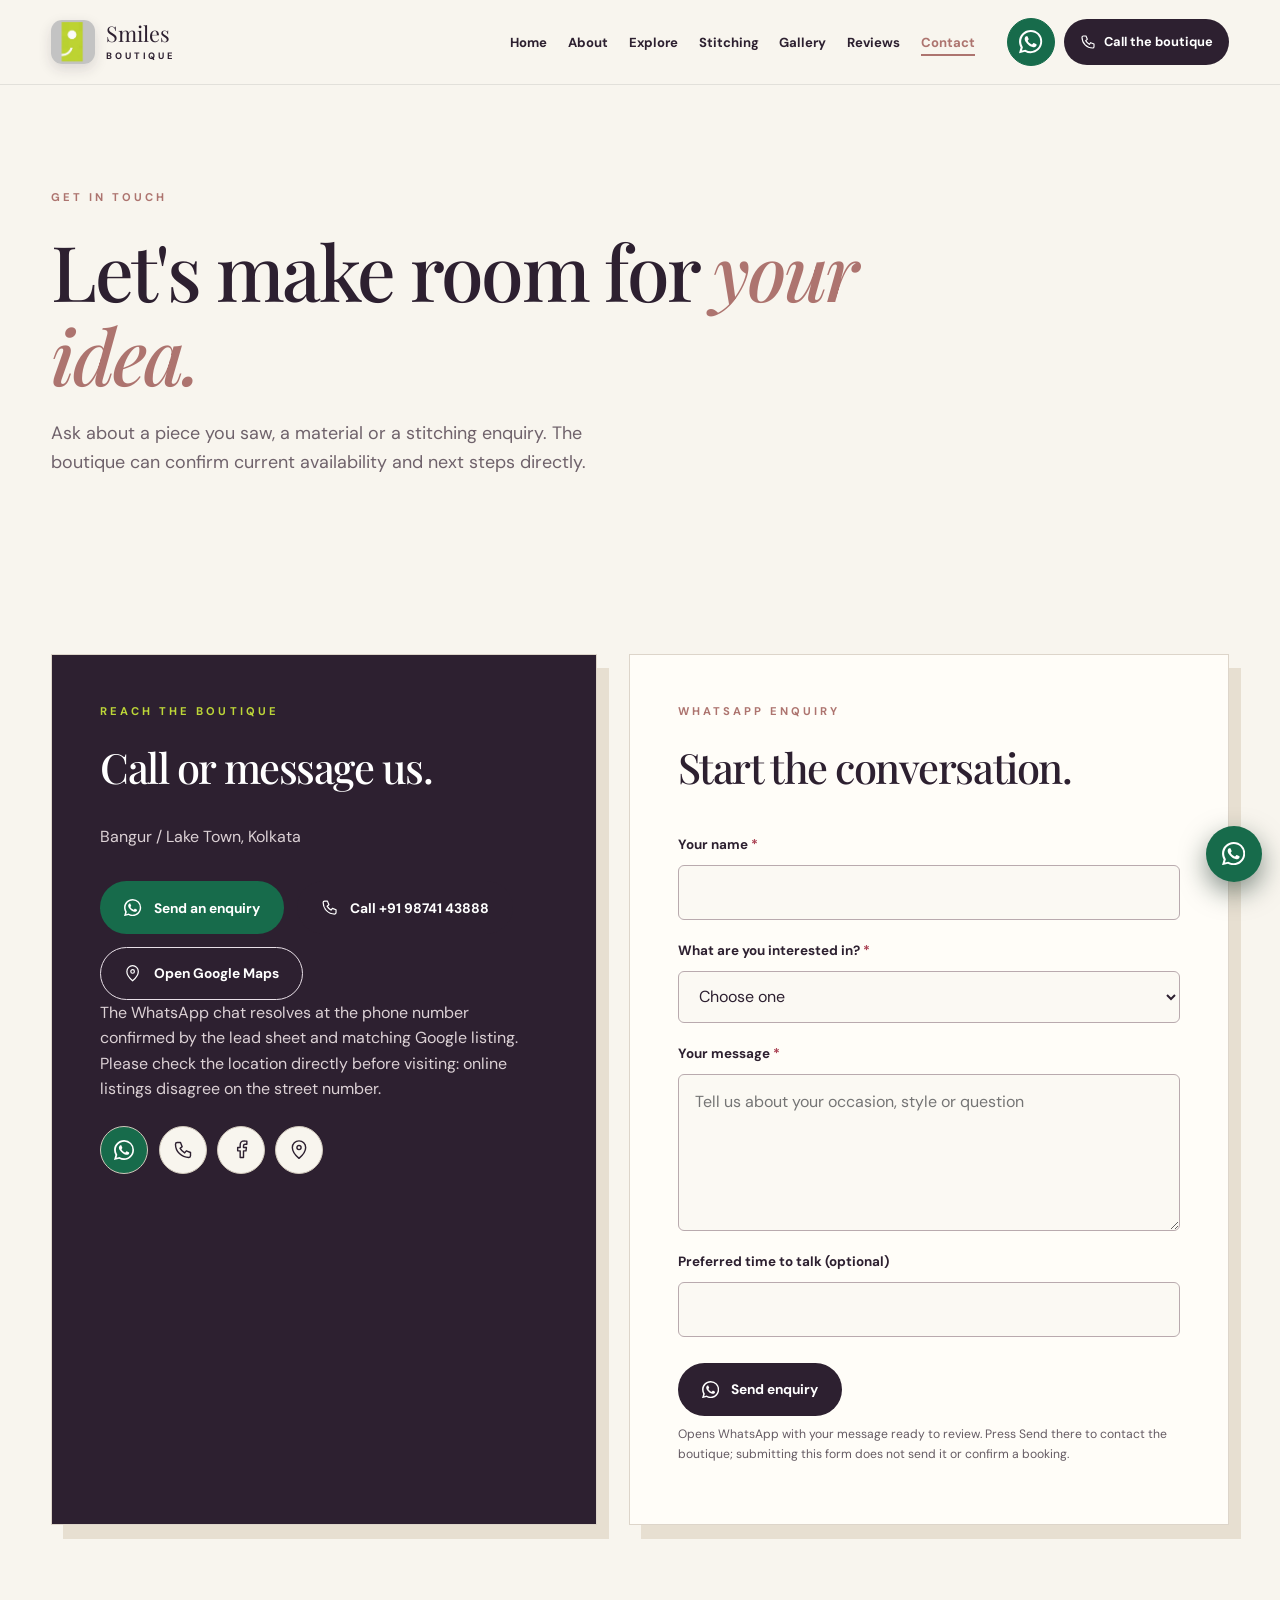
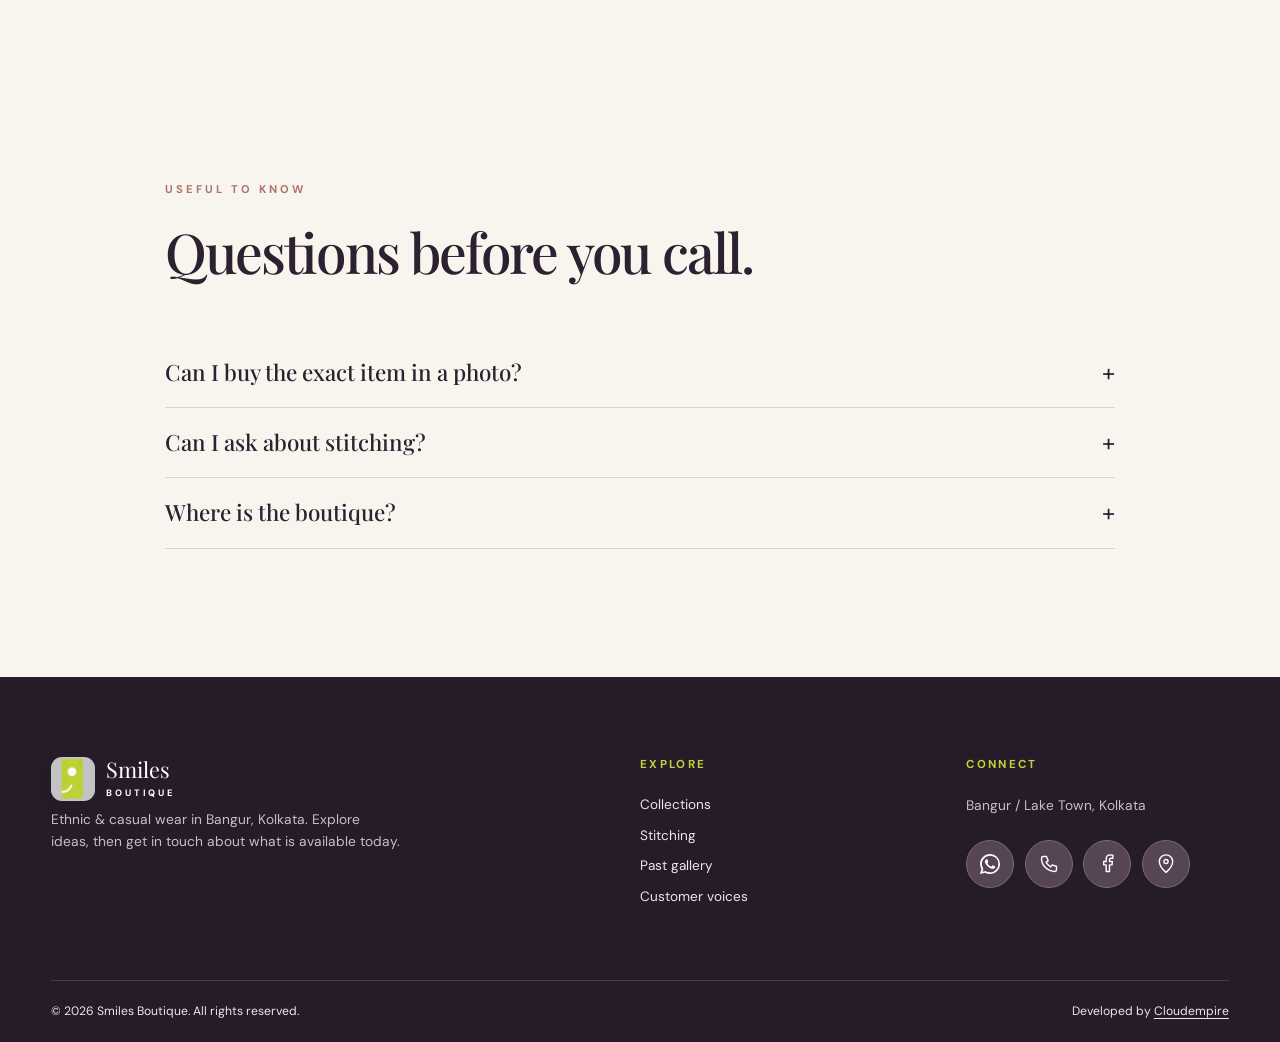
<file: contact.html>
<!doctype html><html lang="en-IN"><head><meta charset="utf-8"><meta name="viewport" content="width=device-width,initial-scale=1"><meta name="theme-color" content="#2d2030"><title>Contact &amp; Enquiries | Smiles Boutique, Kolkata</title><meta name="description" content="Call Smiles Boutique in Bangur / Lake Town about ethnic wear, casual wear, dress materials or stitching enquiries."><link rel="canonical" href="https://cloudempiretech.github.io/smiles-boutique-kolkata/contact.html"><link rel="icon" type="image/png" href="assets/smiles-original-logo.png"><link rel="preload" href="assets/google-05-1200.webp" as="image" imagesrcset="assets/google-05-560.webp 560w, assets/google-05-1200.webp 1200w" imagesizes="(max-width: 700px) 90vw, 45vw"><link rel="stylesheet" href="style.css"><meta property="og:type" content="website"><meta property="og:title" content="Contact &amp; Enquiries | Smiles Boutique, Kolkata"><meta property="og:description" content="Call Smiles Boutique in Bangur / Lake Town about ethnic wear, casual wear, dress materials or stitching enquiries."><meta property="og:image" content="https://cloudempiretech.github.io/smiles-boutique-kolkata/assets/google-01-1200.webp"><meta property="og:url" content="https://cloudempiretech.github.io/smiles-boutique-kolkata/contact.html"><script type="application/ld+json">{"@context": "https://schema.org", "@type": "ClothingStore", "name": "Smiles Boutique", "url": "https://cloudempiretech.github.io/smiles-boutique-kolkata/contact.html", "image": "https://cloudempiretech.github.io/smiles-boutique-kolkata/assets/google-01-1200.webp", "telephone": "+919874143888", "areaServed": "Bangur / Lake Town, Kolkata", "sameAs": ["https://www.facebook.com/SmilesTheStore/", "https://www.google.com/maps/place/Smiles+Boutique/@22.6055363,88.413067,17z/data=!4m15!1m8!3m7!1s0x3a0275f93fffffff:0x30044cccb901f7e9!2sSmiles+Boutique!8m2!3d22.6055117!4d88.4130762!10e5!16s%2Fg%2F1q62hcb1k!3m5!1s0x3a0275f93fffffff:0x30044cccb901f7e9!8m2!3d22.6055117!4d88.4130762!16s%2Fg%2F1q62hcb1k?entry=ttu&g_ep=EgoyMDI2MTAwNS4wIKXMDSoASAFQAw%3D%3D"]}</script></head><body><a class="skip" href="#main">Skip to content</a><header class="site-header"><div class="shell header-inner"><a href="index.html" class="brand" aria-label="Smiles Boutique home"><img src="assets/smiles-original-logo.png" alt="Smiles Boutique green smile mark" width="44" height="44"><span>Smiles <em>Boutique</em></span></a><button id="menu-toggle" class="menu-toggle" aria-controls="site-nav" aria-expanded="false" aria-label="Open navigation"><span></span><span></span><span></span></button><nav id="site-nav" class="site-nav" aria-label="Main navigation"><a href="index.html" >Home</a><a href="about.html" >About</a><a href="collections.html" >Explore</a><a href="stitching.html" >Stitching</a><a href="gallery.html" >Gallery</a><a href="reviews.html" >Reviews</a><a href="contact.html" aria-current="page">Contact</a></nav><div class="header-actions"><a class="icon-link header-whatsapp" href="https://wa.me/919874143888?text=Hello%20Smiles%20Boutique%2C%20I%20would%20like%20to%20make%20an%20enquiry." aria-label="Message Smiles Boutique on WhatsApp" title="Message Smiles Boutique on WhatsApp" target="_blank" rel="noopener noreferrer"><svg aria-hidden="true" viewBox="0 0 24 24" fill="none" stroke="currentColor" stroke-width="1.7" stroke-linecap="round" stroke-linejoin="round"><path fill="currentColor" stroke="none" d="M20.52 3.48A11.9 11.9 0 0 0 12.04 0C5.42 0 .04 5.38.04 12c0 2.12.56 4.2 1.62 6.03L0 24l6.12-1.61A12 12 0 0 0 12.04 24C18.65 24 24 18.62 24 12a11.9 11.9 0 0 0-3.48-8.52ZM12.04 21.97c-1.77 0-3.5-.48-5.02-1.39l-.36-.21-3.63.95.97-3.54-.23-.36a9.96 9.96 0 0 1-1.53-5.42c0-5.51 4.48-9.99 9.99-9.99 2.67 0 5.18 1.04 7.07 2.93A9.92 9.92 0 0 1 21.99 12c0 5.5-4.46 9.97-9.95 9.97Zm5.48-7.46c-.3-.15-1.78-.88-2.05-.98-.28-.1-.48-.15-.68.15-.2.3-.78.98-.96 1.18-.18.2-.35.23-.65.08-.3-.15-1.27-.47-2.42-1.5-.9-.8-1.5-1.79-1.68-2.09-.18-.3-.02-.46.13-.61.14-.13.3-.35.45-.53.15-.18.2-.3.3-.5.1-.2.05-.38-.02-.53-.08-.15-.68-1.63-.93-2.23-.24-.59-.49-.5-.68-.51h-.58c-.2 0-.53.08-.81.38-.28.3-1.06 1.03-1.06 2.5 0 1.48 1.09 2.91 1.24 3.11.15.2 2.14 3.27 5.19 4.59.72.31 1.29.5 1.73.64.73.23 1.4.2 1.93.12.59-.09 1.78-.73 2.03-1.43.25-.7.25-1.3.18-1.43-.08-.13-.28-.21-.58-.36Z"/></svg></a><a class="header-call" href="tel:+919874143888" aria-label="Call Smiles Boutique"><svg aria-hidden="true" viewBox="0 0 24 24" fill="none" stroke="currentColor" stroke-width="1.7" stroke-linecap="round" stroke-linejoin="round"><path d="M5 3h4l2 5-2.5 2a17 17 0 0 0 5.5 5.5L16 13l5 2v4a2 2 0 0 1-2 2A16 16 0 0 1 3 5a2 2 0 0 1 2-2Z"/></svg> <span>Call the boutique</span></a></div></div></header><main id="main"><section class="page-hero shell simple"><div class="reveal"><span class="eyebrow">Get in touch</span><h1>Let's make room for <em>your idea.</em></h1><p>Ask about a piece you saw, a material or a stitching enquiry. The boutique can confirm current availability and next steps directly.</p></div></section><section class="section shell contact-grid"><div class="contact-panel reveal"><span class="eyebrow">Reach the boutique</span><h2>Call or message us.</h2><p>Bangur / Lake Town, Kolkata</p><div class="contact-actions"><a href="https://wa.me/919874143888?text=Hello%20Smiles%20Boutique%2C%20I%20would%20like%20to%20make%20an%20enquiry." class="button button-light" target="_blank" rel="noopener noreferrer"><svg aria-hidden="true" viewBox="0 0 24 24" fill="none" stroke="currentColor" stroke-width="1.7" stroke-linecap="round" stroke-linejoin="round"><path fill="currentColor" stroke="none" d="M20.52 3.48A11.9 11.9 0 0 0 12.04 0C5.42 0 .04 5.38.04 12c0 2.12.56 4.2 1.62 6.03L0 24l6.12-1.61A12 12 0 0 0 12.04 24C18.65 24 24 18.62 24 12a11.9 11.9 0 0 0-3.48-8.52ZM12.04 21.97c-1.77 0-3.5-.48-5.02-1.39l-.36-.21-3.63.95.97-3.54-.23-.36a9.96 9.96 0 0 1-1.53-5.42c0-5.51 4.48-9.99 9.99-9.99 2.67 0 5.18 1.04 7.07 2.93A9.92 9.92 0 0 1 21.99 12c0 5.5-4.46 9.97-9.95 9.97Zm5.48-7.46c-.3-.15-1.78-.88-2.05-.98-.28-.1-.48-.15-.68.15-.2.3-.78.98-.96 1.18-.18.2-.35.23-.65.08-.3-.15-1.27-.47-2.42-1.5-.9-.8-1.5-1.79-1.68-2.09-.18-.3-.02-.46.13-.61.14-.13.3-.35.45-.53.15-.18.2-.3.3-.5.1-.2.05-.38-.02-.53-.08-.15-.68-1.63-.93-2.23-.24-.59-.49-.5-.68-.51h-.58c-.2 0-.53.08-.81.38-.28.3-1.06 1.03-1.06 2.5 0 1.48 1.09 2.91 1.24 3.11.15.2 2.14 3.27 5.19 4.59.72.31 1.29.5 1.73.64.73.23 1.4.2 1.93.12.59-.09 1.78-.73 2.03-1.43.25-.7.25-1.3.18-1.43-.08-.13-.28-.21-.58-.36Z"/></svg> Send an enquiry</a><a href="tel:+919874143888" class="button button-dark"><svg aria-hidden="true" viewBox="0 0 24 24" fill="none" stroke="currentColor" stroke-width="1.7" stroke-linecap="round" stroke-linejoin="round"><path d="M5 3h4l2 5-2.5 2a17 17 0 0 0 5.5 5.5L16 13l5 2v4a2 2 0 0 1-2 2A16 16 0 0 1 3 5a2 2 0 0 1 2-2Z"/></svg> Call +91 98741 43888</a><a href="https://www.google.com/maps/place/Smiles+Boutique/@22.6055363,88.413067,17z/data=!4m15!1m8!3m7!1s0x3a0275f93fffffff:0x30044cccb901f7e9!2sSmiles+Boutique!8m2!3d22.6055117!4d88.4130762!10e5!16s%2Fg%2F1q62hcb1k!3m5!1s0x3a0275f93fffffff:0x30044cccb901f7e9!8m2!3d22.6055117!4d88.4130762!16s%2Fg%2F1q62hcb1k?entry=ttu&g_ep=EgoyMDI2MTAwNS4wIKXMDSoASAFQAw%3D%3D" class="button button-outline" target="_blank" rel="noopener noreferrer"><svg aria-hidden="true" viewBox="0 0 24 24" fill="none" stroke="currentColor" stroke-width="1.7" stroke-linecap="round" stroke-linejoin="round"><path d="M12 22s8-6.7 8-13a8 8 0 1 0-16 0c0 6.3 8 13 8 13Z"/><circle cx="12" cy="9" r="2.5"/></svg> Open Google Maps</a></div><p>The WhatsApp chat resolves at the phone number confirmed by the lead sheet and matching Google listing. Please check the location directly before visiting: online listings disagree on the street number.</p><div class="channel-row"><a class="icon-link" href="https://wa.me/919874143888" aria-label="Message Smiles Boutique on WhatsApp" title="Message Smiles Boutique on WhatsApp" target="_blank" rel="noopener noreferrer"><svg aria-hidden="true" viewBox="0 0 24 24" fill="none" stroke="currentColor" stroke-width="1.7" stroke-linecap="round" stroke-linejoin="round"><path fill="currentColor" stroke="none" d="M20.52 3.48A11.9 11.9 0 0 0 12.04 0C5.42 0 .04 5.38.04 12c0 2.12.56 4.2 1.62 6.03L0 24l6.12-1.61A12 12 0 0 0 12.04 24C18.65 24 24 18.62 24 12a11.9 11.9 0 0 0-3.48-8.52ZM12.04 21.97c-1.77 0-3.5-.48-5.02-1.39l-.36-.21-3.63.95.97-3.54-.23-.36a9.96 9.96 0 0 1-1.53-5.42c0-5.51 4.48-9.99 9.99-9.99 2.67 0 5.18 1.04 7.07 2.93A9.92 9.92 0 0 1 21.99 12c0 5.5-4.46 9.97-9.95 9.97Zm5.48-7.46c-.3-.15-1.78-.88-2.05-.98-.28-.1-.48-.15-.68.15-.2.3-.78.98-.96 1.18-.18.2-.35.23-.65.08-.3-.15-1.27-.47-2.42-1.5-.9-.8-1.5-1.79-1.68-2.09-.18-.3-.02-.46.13-.61.14-.13.3-.35.45-.53.15-.18.2-.3.3-.5.1-.2.05-.38-.02-.53-.08-.15-.68-1.63-.93-2.23-.24-.59-.49-.5-.68-.51h-.58c-.2 0-.53.08-.81.38-.28.3-1.06 1.03-1.06 2.5 0 1.48 1.09 2.91 1.24 3.11.15.2 2.14 3.27 5.19 4.59.72.31 1.29.5 1.73.64.73.23 1.4.2 1.93.12.59-.09 1.78-.73 2.03-1.43.25-.7.25-1.3.18-1.43-.08-.13-.28-.21-.58-.36Z"/></svg></a><a class="icon-link" href="tel:+919874143888" aria-label="Call Smiles Boutique" title="Call Smiles Boutique" ><svg aria-hidden="true" viewBox="0 0 24 24" fill="none" stroke="currentColor" stroke-width="1.7" stroke-linecap="round" stroke-linejoin="round"><path d="M5 3h4l2 5-2.5 2a17 17 0 0 0 5.5 5.5L16 13l5 2v4a2 2 0 0 1-2 2A16 16 0 0 1 3 5a2 2 0 0 1 2-2Z"/></svg></a><a class="icon-link" href="https://www.facebook.com/SmilesTheStore/" aria-label="Smiles Boutique on Facebook" title="Smiles Boutique on Facebook" target="_blank" rel="noopener noreferrer"><svg aria-hidden="true" viewBox="0 0 24 24" fill="none" stroke="currentColor" stroke-width="1.7" stroke-linecap="round" stroke-linejoin="round"><path d="M15 21v-8h3l.5-4H15V7c0-1.2.4-2 2-2h2V1.5A24 24 0 0 0 16 1c-3.5 0-5 2-5 5v3H8v4h3v8Z"/></svg></a><a class="icon-link" href="https://www.google.com/maps/place/Smiles+Boutique/@22.6055363,88.413067,17z/data=!4m15!1m8!3m7!1s0x3a0275f93fffffff:0x30044cccb901f7e9!2sSmiles+Boutique!8m2!3d22.6055117!4d88.4130762!10e5!16s%2Fg%2F1q62hcb1k!3m5!1s0x3a0275f93fffffff:0x30044cccb901f7e9!8m2!3d22.6055117!4d88.4130762!16s%2Fg%2F1q62hcb1k?entry=ttu&amp;g_ep=EgoyMDI2MTAwNS4wIKXMDSoASAFQAw%3D%3D" aria-label="Find Smiles Boutique on Google Maps" title="Find Smiles Boutique on Google Maps" target="_blank" rel="noopener noreferrer"><svg aria-hidden="true" viewBox="0 0 24 24" fill="none" stroke="currentColor" stroke-width="1.7" stroke-linecap="round" stroke-linejoin="round"><path d="M12 22s8-6.7 8-13a8 8 0 1 0-16 0c0 6.3 8 13 8 13Z"/><circle cx="12" cy="9" r="2.5"/></svg></a></div></div><div class="contact-form-panel reveal"><span class="eyebrow">WhatsApp enquiry</span><h2>Start the conversation.</h2><form id="enquiry-form"><label for="name">Your name <span>*</span></label><input id="name" name="name" required autocomplete="name" maxlength="80"><label for="subject">What are you interested in? <span>*</span></label><select id="subject" name="subject" required><option value="">Choose one</option><option>Ethnic wear</option><option>Casual wear</option><option>Dress materials</option><option>Stitching or fit</option><option>Something else</option></select><label for="message">Your message <span>*</span></label><textarea id="message" name="message" rows="5" required maxlength="1000" placeholder="Tell us about your occasion, style or question"></textarea><label for="time">Preferred time to talk (optional)</label><input id="time" name="time" maxlength="80"><button class="button button-dark" type="submit"><svg aria-hidden="true" viewBox="0 0 24 24" fill="none" stroke="currentColor" stroke-width="1.7" stroke-linecap="round" stroke-linejoin="round"><path fill="currentColor" stroke="none" d="M20.52 3.48A11.9 11.9 0 0 0 12.04 0C5.42 0 .04 5.38.04 12c0 2.12.56 4.2 1.62 6.03L0 24l6.12-1.61A12 12 0 0 0 12.04 24C18.65 24 24 18.62 24 12a11.9 11.9 0 0 0-3.48-8.52ZM12.04 21.97c-1.77 0-3.5-.48-5.02-1.39l-.36-.21-3.63.95.97-3.54-.23-.36a9.96 9.96 0 0 1-1.53-5.42c0-5.51 4.48-9.99 9.99-9.99 2.67 0 5.18 1.04 7.07 2.93A9.92 9.92 0 0 1 21.99 12c0 5.5-4.46 9.97-9.95 9.97Zm5.48-7.46c-.3-.15-1.78-.88-2.05-.98-.28-.1-.48-.15-.68.15-.2.3-.78.98-.96 1.18-.18.2-.35.23-.65.08-.3-.15-1.27-.47-2.42-1.5-.9-.8-1.5-1.79-1.68-2.09-.18-.3-.02-.46.13-.61.14-.13.3-.35.45-.53.15-.18.2-.3.3-.5.1-.2.05-.38-.02-.53-.08-.15-.68-1.63-.93-2.23-.24-.59-.49-.5-.68-.51h-.58c-.2 0-.53.08-.81.38-.28.3-1.06 1.03-1.06 2.5 0 1.48 1.09 2.91 1.24 3.11.15.2 2.14 3.27 5.19 4.59.72.31 1.29.5 1.73.64.73.23 1.4.2 1.93.12.59-.09 1.78-.73 2.03-1.43.25-.7.25-1.3.18-1.43-.08-.13-.28-.21-.58-.36Z"/></svg> Send enquiry</button><p class="form-help" id="form-help">Opens WhatsApp with your message ready to review. Press Send there to contact the boutique; submitting this form does not send it or confirm a booking.</p><div id="enquiry-result" class="enquiry-result" hidden aria-live="polite"></div></form></div></section><section class="section shell faq"><div class="section-heading reveal"><span class="eyebrow">Useful to know</span><h2>Questions before you call.</h2></div><details class="reveal"><summary>Can I buy the exact item in a photo?</summary><p>The photos are from earlier public galleries. Please call to check current availability or similar options.</p></details><details class="reveal"><summary>Can I ask about stitching?</summary><p>Yes. Customer reviews mention blouse and salwar suit stitching. Share your idea and confirm whether the boutique can take on your particular request.</p></details><details class="reveal"><summary>Where is the boutique?</summary><p>Public sources agree on Bangur / Lake Town, Kolkata, but list different street numbers. Use the linked map or call to confirm the exact location before visiting.</p></details></section></main><footer class="site-footer"><div class="shell"><div class="footer-top"><div><a class="brand" href="index.html"><img src="assets/smiles-original-logo.png" alt="" width="42" height="42"><span>Smiles <em>Boutique</em></span></a><p>Ethnic & casual wear in Bangur, Kolkata. Explore ideas, then get in touch about what is available today.</p></div><div><h2>Explore</h2><a href="collections.html">Collections</a><a href="stitching.html">Stitching</a><a href="gallery.html">Past gallery</a><a href="reviews.html">Customer voices</a></div><div><h2>Connect</h2><p>Bangur / Lake Town, Kolkata</p><div class="channel-row"><a class="icon-link" href="https://wa.me/919874143888" aria-label="Message Smiles Boutique on WhatsApp" title="Message Smiles Boutique on WhatsApp" target="_blank" rel="noopener noreferrer"><svg aria-hidden="true" viewBox="0 0 24 24" fill="none" stroke="currentColor" stroke-width="1.7" stroke-linecap="round" stroke-linejoin="round"><path fill="currentColor" stroke="none" d="M20.52 3.48A11.9 11.9 0 0 0 12.04 0C5.42 0 .04 5.38.04 12c0 2.12.56 4.2 1.62 6.03L0 24l6.12-1.61A12 12 0 0 0 12.04 24C18.65 24 24 18.62 24 12a11.9 11.9 0 0 0-3.48-8.52ZM12.04 21.97c-1.77 0-3.5-.48-5.02-1.39l-.36-.21-3.63.95.97-3.54-.23-.36a9.96 9.96 0 0 1-1.53-5.42c0-5.51 4.48-9.99 9.99-9.99 2.67 0 5.18 1.04 7.07 2.93A9.92 9.92 0 0 1 21.99 12c0 5.5-4.46 9.97-9.95 9.97Zm5.48-7.46c-.3-.15-1.78-.88-2.05-.98-.28-.1-.48-.15-.68.15-.2.3-.78.98-.96 1.18-.18.2-.35.23-.65.08-.3-.15-1.27-.47-2.42-1.5-.9-.8-1.5-1.79-1.68-2.09-.18-.3-.02-.46.13-.61.14-.13.3-.35.45-.53.15-.18.2-.3.3-.5.1-.2.05-.38-.02-.53-.08-.15-.68-1.63-.93-2.23-.24-.59-.49-.5-.68-.51h-.58c-.2 0-.53.08-.81.38-.28.3-1.06 1.03-1.06 2.5 0 1.48 1.09 2.91 1.24 3.11.15.2 2.14 3.27 5.19 4.59.72.31 1.29.5 1.73.64.73.23 1.4.2 1.93.12.59-.09 1.78-.73 2.03-1.43.25-.7.25-1.3.18-1.43-.08-.13-.28-.21-.58-.36Z"/></svg></a><a class="icon-link" href="tel:+919874143888" aria-label="Call Smiles Boutique" title="Call Smiles Boutique" ><svg aria-hidden="true" viewBox="0 0 24 24" fill="none" stroke="currentColor" stroke-width="1.7" stroke-linecap="round" stroke-linejoin="round"><path d="M5 3h4l2 5-2.5 2a17 17 0 0 0 5.5 5.5L16 13l5 2v4a2 2 0 0 1-2 2A16 16 0 0 1 3 5a2 2 0 0 1 2-2Z"/></svg></a><a class="icon-link" href="https://www.facebook.com/SmilesTheStore/" aria-label="Smiles Boutique on Facebook" title="Smiles Boutique on Facebook" target="_blank" rel="noopener noreferrer"><svg aria-hidden="true" viewBox="0 0 24 24" fill="none" stroke="currentColor" stroke-width="1.7" stroke-linecap="round" stroke-linejoin="round"><path d="M15 21v-8h3l.5-4H15V7c0-1.2.4-2 2-2h2V1.5A24 24 0 0 0 16 1c-3.5 0-5 2-5 5v3H8v4h3v8Z"/></svg></a><a class="icon-link" href="https://www.google.com/maps/place/Smiles+Boutique/@22.6055363,88.413067,17z/data=!4m15!1m8!3m7!1s0x3a0275f93fffffff:0x30044cccb901f7e9!2sSmiles+Boutique!8m2!3d22.6055117!4d88.4130762!10e5!16s%2Fg%2F1q62hcb1k!3m5!1s0x3a0275f93fffffff:0x30044cccb901f7e9!8m2!3d22.6055117!4d88.4130762!16s%2Fg%2F1q62hcb1k?entry=ttu&amp;g_ep=EgoyMDI2MTAwNS4wIKXMDSoASAFQAw%3D%3D" aria-label="Find Smiles Boutique on Google Maps" title="Find Smiles Boutique on Google Maps" target="_blank" rel="noopener noreferrer"><svg aria-hidden="true" viewBox="0 0 24 24" fill="none" stroke="currentColor" stroke-width="1.7" stroke-linecap="round" stroke-linejoin="round"><path d="M12 22s8-6.7 8-13a8 8 0 1 0-16 0c0 6.3 8 13 8 13Z"/><circle cx="12" cy="9" r="2.5"/></svg></a></div></div></div><div class="footer-bottom"><p>© 2026 Smiles Boutique. All rights reserved.</p><p>Developed by <a href="https://cloudempire.tech/" target="_blank" rel="noopener noreferrer">Cloudempire</a></p></div></div></footer><a class="floating-whatsapp" href="https://wa.me/919874143888?text=Hello%20Smiles%20Boutique%2C%20I%20would%20like%20to%20make%20an%20enquiry." aria-label="Message Smiles Boutique on WhatsApp" title="Message Smiles Boutique on WhatsApp" target="_blank" rel="noopener noreferrer"><svg aria-hidden="true" viewBox="0 0 24 24" fill="none" stroke="currentColor" stroke-width="1.7" stroke-linecap="round" stroke-linejoin="round"><path fill="currentColor" stroke="none" d="M20.52 3.48A11.9 11.9 0 0 0 12.04 0C5.42 0 .04 5.38.04 12c0 2.12.56 4.2 1.62 6.03L0 24l6.12-1.61A12 12 0 0 0 12.04 24C18.65 24 24 18.62 24 12a11.9 11.9 0 0 0-3.48-8.52ZM12.04 21.97c-1.77 0-3.5-.48-5.02-1.39l-.36-.21-3.63.95.97-3.54-.23-.36a9.96 9.96 0 0 1-1.53-5.42c0-5.51 4.48-9.99 9.99-9.99 2.67 0 5.18 1.04 7.07 2.93A9.92 9.92 0 0 1 21.99 12c0 5.5-4.46 9.97-9.95 9.97Zm5.48-7.46c-.3-.15-1.78-.88-2.05-.98-.28-.1-.48-.15-.68.15-.2.3-.78.98-.96 1.18-.18.2-.35.23-.65.08-.3-.15-1.27-.47-2.42-1.5-.9-.8-1.5-1.79-1.68-2.09-.18-.3-.02-.46.13-.61.14-.13.3-.35.45-.53.15-.18.2-.3.3-.5.1-.2.05-.38-.02-.53-.08-.15-.68-1.63-.93-2.23-.24-.59-.49-.5-.68-.51h-.58c-.2 0-.53.08-.81.38-.28.3-1.06 1.03-1.06 2.5 0 1.48 1.09 2.91 1.24 3.11.15.2 2.14 3.27 5.19 4.59.72.31 1.29.5 1.73.64.73.23 1.4.2 1.93.12.59-.09 1.78-.73 2.03-1.43.25-.7.25-1.3.18-1.43-.08-.13-.28-.21-.58-.36Z"/></svg></a><script src="site.js" defer></script></body></html>
</file>
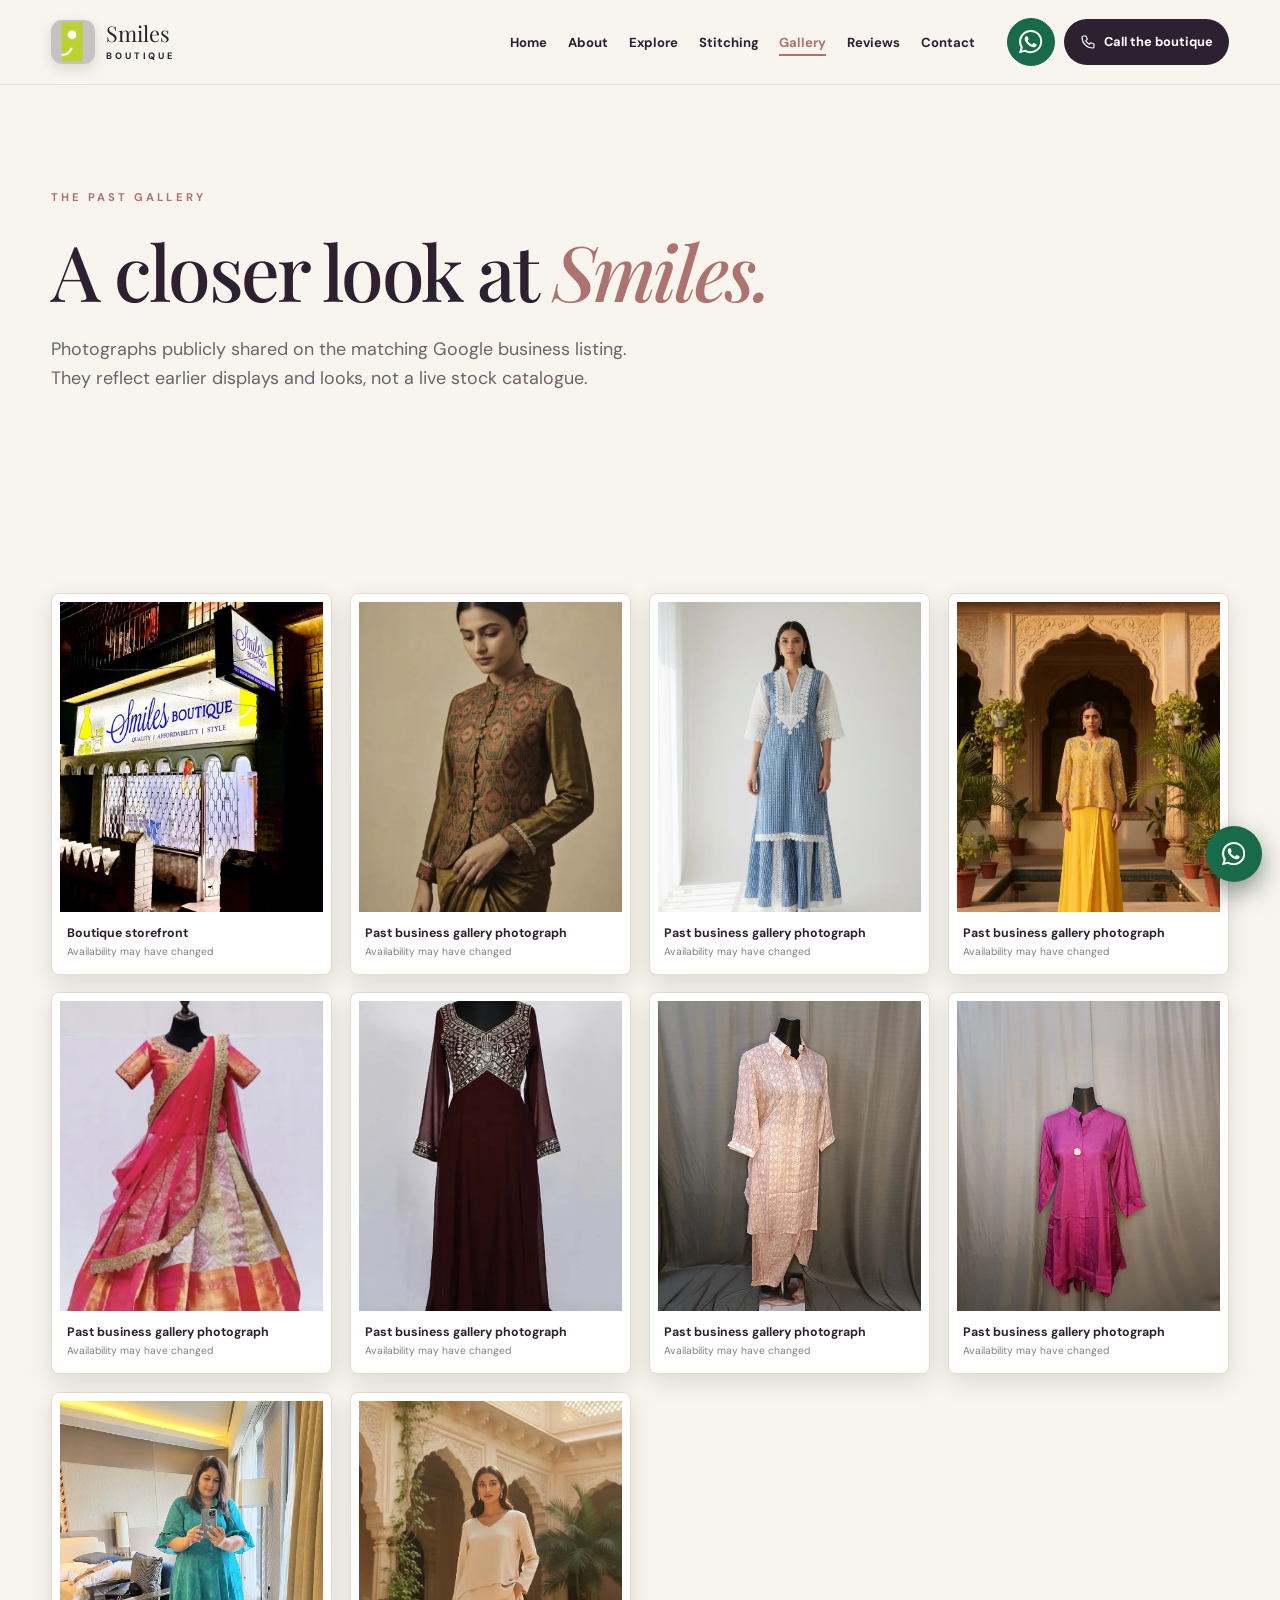
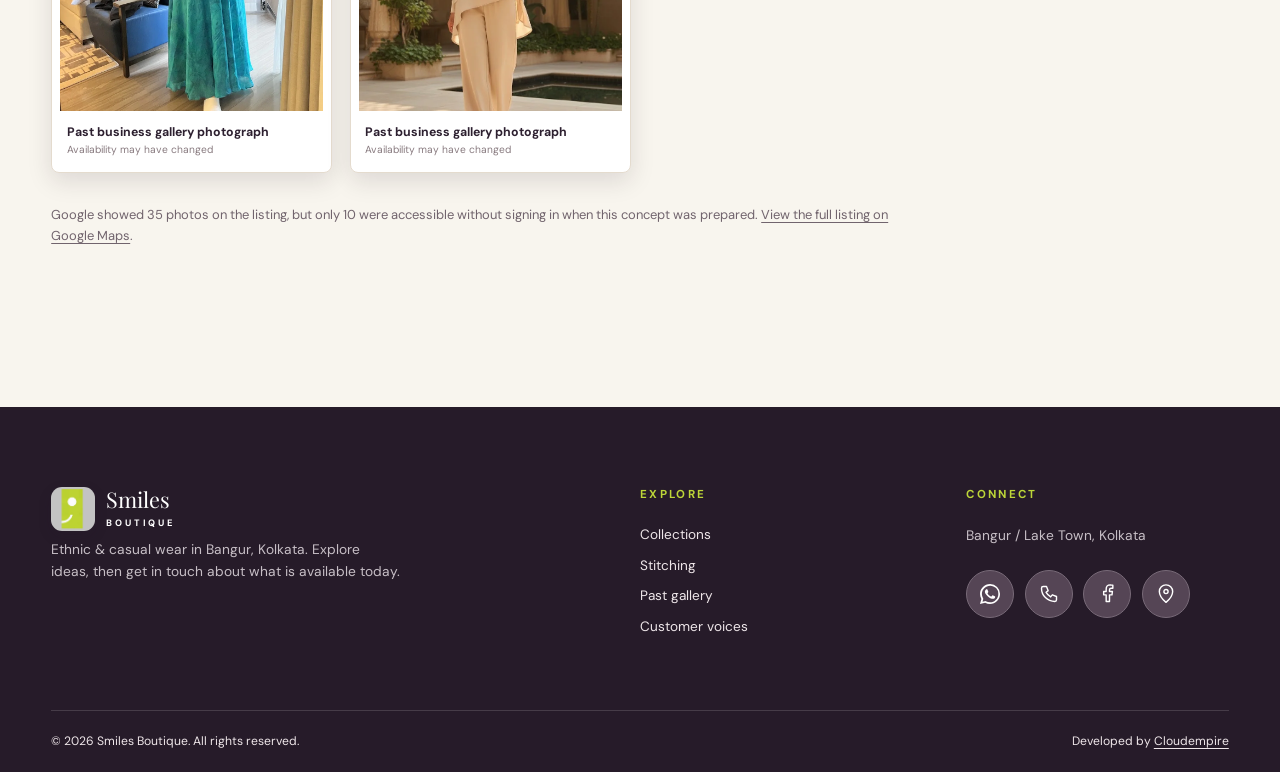
<file: gallery.html>
<!doctype html><html lang="en-IN"><head><meta charset="utf-8"><meta name="viewport" content="width=device-width,initial-scale=1"><meta name="theme-color" content="#2d2030"><title>Past Photo Gallery | Smiles Boutique</title><meta name="description" content="View ten real photos from Smiles Boutique’s verified Google business gallery, including its storefront and earlier clothing displays."><link rel="canonical" href="https://cloudempiretech.github.io/smiles-boutique-kolkata/gallery.html"><link rel="icon" type="image/png" href="assets/smiles-original-logo.png"><link rel="preload" href="assets/google-05-1200.webp" as="image" imagesrcset="assets/google-05-560.webp 560w, assets/google-05-1200.webp 1200w" imagesizes="(max-width: 700px) 90vw, 45vw"><link rel="stylesheet" href="style.css"><meta property="og:type" content="website"><meta property="og:title" content="Past Photo Gallery | Smiles Boutique"><meta property="og:description" content="View ten real photos from Smiles Boutique’s verified Google business gallery, including its storefront and earlier clothing displays."><meta property="og:image" content="https://cloudempiretech.github.io/smiles-boutique-kolkata/assets/google-05-1200.webp"><meta property="og:url" content="https://cloudempiretech.github.io/smiles-boutique-kolkata/gallery.html"><script type="application/ld+json">{"@context": "https://schema.org", "@type": "ClothingStore", "name": "Smiles Boutique", "url": "https://cloudempiretech.github.io/smiles-boutique-kolkata/gallery.html", "image": "https://cloudempiretech.github.io/smiles-boutique-kolkata/assets/google-05-1200.webp", "telephone": "+919874143888", "areaServed": "Bangur / Lake Town, Kolkata", "sameAs": ["https://www.facebook.com/SmilesTheStore/", "https://www.google.com/maps/place/Smiles+Boutique/@22.6055363,88.413067,17z/data=!4m15!1m8!3m7!1s0x3a0275f93fffffff:0x30044cccb901f7e9!2sSmiles+Boutique!8m2!3d22.6055117!4d88.4130762!10e5!16s%2Fg%2F1q62hcb1k!3m5!1s0x3a0275f93fffffff:0x30044cccb901f7e9!8m2!3d22.6055117!4d88.4130762!16s%2Fg%2F1q62hcb1k?entry=ttu&g_ep=EgoyMDI2MTAwNS4wIKXMDSoASAFQAw%3D%3D"]}</script></head><body><a class="skip" href="#main">Skip to content</a><header class="site-header"><div class="shell header-inner"><a href="index.html" class="brand" aria-label="Smiles Boutique home"><img src="assets/smiles-original-logo.png" alt="Smiles Boutique green smile mark" width="44" height="44"><span>Smiles <em>Boutique</em></span></a><button id="menu-toggle" class="menu-toggle" aria-controls="site-nav" aria-expanded="false" aria-label="Open navigation"><span></span><span></span><span></span></button><nav id="site-nav" class="site-nav" aria-label="Main navigation"><a href="index.html" >Home</a><a href="about.html" >About</a><a href="collections.html" >Explore</a><a href="stitching.html" >Stitching</a><a href="gallery.html" aria-current="page">Gallery</a><a href="reviews.html" >Reviews</a><a href="contact.html" >Contact</a></nav><div class="header-actions"><a class="icon-link header-whatsapp" href="https://wa.me/919874143888?text=Hello%20Smiles%20Boutique%2C%20I%20would%20like%20to%20make%20an%20enquiry." aria-label="Message Smiles Boutique on WhatsApp" title="Message Smiles Boutique on WhatsApp" target="_blank" rel="noopener noreferrer"><svg aria-hidden="true" viewBox="0 0 24 24" fill="none" stroke="currentColor" stroke-width="1.7" stroke-linecap="round" stroke-linejoin="round"><path fill="currentColor" stroke="none" d="M20.52 3.48A11.9 11.9 0 0 0 12.04 0C5.42 0 .04 5.38.04 12c0 2.12.56 4.2 1.62 6.03L0 24l6.12-1.61A12 12 0 0 0 12.04 24C18.65 24 24 18.62 24 12a11.9 11.9 0 0 0-3.48-8.52ZM12.04 21.97c-1.77 0-3.5-.48-5.02-1.39l-.36-.21-3.63.95.97-3.54-.23-.36a9.96 9.96 0 0 1-1.53-5.42c0-5.51 4.48-9.99 9.99-9.99 2.67 0 5.18 1.04 7.07 2.93A9.92 9.92 0 0 1 21.99 12c0 5.5-4.46 9.97-9.95 9.97Zm5.48-7.46c-.3-.15-1.78-.88-2.05-.98-.28-.1-.48-.15-.68.15-.2.3-.78.98-.96 1.18-.18.2-.35.23-.65.08-.3-.15-1.27-.47-2.42-1.5-.9-.8-1.5-1.79-1.68-2.09-.18-.3-.02-.46.13-.61.14-.13.3-.35.45-.53.15-.18.2-.3.3-.5.1-.2.05-.38-.02-.53-.08-.15-.68-1.63-.93-2.23-.24-.59-.49-.5-.68-.51h-.58c-.2 0-.53.08-.81.38-.28.3-1.06 1.03-1.06 2.5 0 1.48 1.09 2.91 1.24 3.11.15.2 2.14 3.27 5.19 4.59.72.31 1.29.5 1.73.64.73.23 1.4.2 1.93.12.59-.09 1.78-.73 2.03-1.43.25-.7.25-1.3.18-1.43-.08-.13-.28-.21-.58-.36Z"/></svg></a><a class="header-call" href="tel:+919874143888" aria-label="Call Smiles Boutique"><svg aria-hidden="true" viewBox="0 0 24 24" fill="none" stroke="currentColor" stroke-width="1.7" stroke-linecap="round" stroke-linejoin="round"><path d="M5 3h4l2 5-2.5 2a17 17 0 0 0 5.5 5.5L16 13l5 2v4a2 2 0 0 1-2 2A16 16 0 0 1 3 5a2 2 0 0 1 2-2Z"/></svg> <span>Call the boutique</span></a></div></div></header><main id="main"><section class="page-hero shell simple"><div class="reveal"><span class="eyebrow">The past gallery</span><h1>A closer look at <em>Smiles.</em></h1><p>Photographs publicly shared on the matching Google business listing. They reflect earlier displays and looks, not a live stock catalogue.</p></div></section><section class="section shell"><div class="gallery-grid"><figure class="gallery-card reveal"><picture class=""><source media="(max-width: 700px)" srcset="assets/google-01-560.webp"><img src="assets/google-01-1200.webp" srcset="assets/google-01-560.webp 560w, assets/google-01-1200.webp 1200w" sizes="(max-width: 700px) 90vw, 45vw" alt="Smiles Boutique storefront and illuminated sign photographed at night" loading="lazy" decoding="async"></picture><figcaption>Boutique storefront <small>Availability may have changed</small></figcaption></figure><figure class="gallery-card reveal"><picture class=""><source media="(max-width: 700px)" srcset="assets/google-02-560.webp"><img src="assets/google-02-1200.webp" srcset="assets/google-02-560.webp 560w, assets/google-02-1200.webp 1200w" sizes="(max-width: 700px) 90vw, 45vw" alt="Model in an embroidered brown ethnic outfit in the business gallery" loading="lazy" decoding="async"></picture><figcaption>Past business gallery photograph <small>Availability may have changed</small></figcaption></figure><figure class="gallery-card reveal"><picture class=""><source media="(max-width: 700px)" srcset="assets/google-03-560.webp"><img src="assets/google-03-1200.webp" srcset="assets/google-03-560.webp 560w, assets/google-03-1200.webp 1200w" sizes="(max-width: 700px) 90vw, 45vw" alt="Model in a blue and white ethnic outfit in the business gallery" loading="lazy" decoding="async"></picture><figcaption>Past business gallery photograph <small>Availability may have changed</small></figcaption></figure><figure class="gallery-card reveal"><picture class=""><source media="(max-width: 700px)" srcset="assets/google-04-560.webp"><img src="assets/google-04-1200.webp" srcset="assets/google-04-560.webp 560w, assets/google-04-1200.webp 1200w" sizes="(max-width: 700px) 90vw, 45vw" alt="Model in a yellow ensemble in the business gallery" loading="lazy" decoding="async"></picture><figcaption>Past business gallery photograph <small>Availability may have changed</small></figcaption></figure><figure class="gallery-card reveal"><picture class=""><source media="(max-width: 700px)" srcset="assets/google-05-560.webp"><img src="assets/google-05-1200.webp" srcset="assets/google-05-560.webp 560w, assets/google-05-1200.webp 1200w" sizes="(max-width: 700px) 90vw, 45vw" alt="Red and gold traditional ensemble displayed on a mannequin" loading="lazy" decoding="async"></picture><figcaption>Past business gallery photograph <small>Availability may have changed</small></figcaption></figure><figure class="gallery-card reveal"><picture class=""><source media="(max-width: 700px)" srcset="assets/google-06-560.webp"><img src="assets/google-06-1200.webp" srcset="assets/google-06-560.webp 560w, assets/google-06-1200.webp 1200w" sizes="(max-width: 700px) 90vw, 45vw" alt="Deep maroon embellished dress displayed on a mannequin" loading="lazy" decoding="async"></picture><figcaption>Past business gallery photograph <small>Availability may have changed</small></figcaption></figure><figure class="gallery-card reveal"><picture class=""><source media="(max-width: 700px)" srcset="assets/google-07-560.webp"><img src="assets/google-07-1200.webp" srcset="assets/google-07-560.webp 560w, assets/google-07-1200.webp 1200w" sizes="(max-width: 700px) 90vw, 45vw" alt="Pale peach embroidered outfit displayed on a mannequin" loading="lazy" decoding="async"></picture><figcaption>Past business gallery photograph <small>Availability may have changed</small></figcaption></figure><figure class="gallery-card reveal"><picture class=""><source media="(max-width: 700px)" srcset="assets/google-08-560.webp"><img src="assets/google-08-1200.webp" srcset="assets/google-08-560.webp 560w, assets/google-08-1200.webp 1200w" sizes="(max-width: 700px) 90vw, 45vw" alt="Bright pink outfit displayed on a mannequin" loading="lazy" decoding="async"></picture><figcaption>Past business gallery photograph <small>Availability may have changed</small></figcaption></figure><figure class="gallery-card reveal"><picture class=""><source media="(max-width: 700px)" srcset="assets/google-09-560.webp"><img src="assets/google-09-1200.webp" srcset="assets/google-09-560.webp 560w, assets/google-09-1200.webp 1200w" sizes="(max-width: 700px) 90vw, 45vw" alt="Woman wearing a teal outfit in a mirror photograph from the business gallery" loading="lazy" decoding="async"></picture><figcaption>Past business gallery photograph <small>Availability may have changed</small></figcaption></figure><figure class="gallery-card reveal"><picture class=""><source media="(max-width: 700px)" srcset="assets/google-10-560.webp"><img src="assets/google-10-1200.webp" srcset="assets/google-10-560.webp 560w, assets/google-10-1200.webp 1200w" sizes="(max-width: 700px) 90vw, 45vw" alt="Model in a pale outfit in the business gallery" loading="lazy" decoding="async"></picture><figcaption>Past business gallery photograph <small>Availability may have changed</small></figcaption></figure></div><p class="gallery-note">Google showed 35 photos on the listing, but only 10 were accessible without signing in when this concept was prepared. <a href="https://www.google.com/maps/place/Smiles+Boutique/@22.6055363,88.413067,17z/data=!4m15!1m8!3m7!1s0x3a0275f93fffffff:0x30044cccb901f7e9!2sSmiles+Boutique!8m2!3d22.6055117!4d88.4130762!10e5!16s%2Fg%2F1q62hcb1k!3m5!1s0x3a0275f93fffffff:0x30044cccb901f7e9!8m2!3d22.6055117!4d88.4130762!16s%2Fg%2F1q62hcb1k?entry=ttu&g_ep=EgoyMDI2MTAwNS4wIKXMDSoASAFQAw%3D%3D" target="_blank" rel="noopener noreferrer">View the full listing on Google Maps</a>.</p></section></main><footer class="site-footer"><div class="shell"><div class="footer-top"><div><a class="brand" href="index.html"><img src="assets/smiles-original-logo.png" alt="" width="42" height="42"><span>Smiles <em>Boutique</em></span></a><p>Ethnic & casual wear in Bangur, Kolkata. Explore ideas, then get in touch about what is available today.</p></div><div><h2>Explore</h2><a href="collections.html">Collections</a><a href="stitching.html">Stitching</a><a href="gallery.html">Past gallery</a><a href="reviews.html">Customer voices</a></div><div><h2>Connect</h2><p>Bangur / Lake Town, Kolkata</p><div class="channel-row"><a class="icon-link" href="https://wa.me/919874143888" aria-label="Message Smiles Boutique on WhatsApp" title="Message Smiles Boutique on WhatsApp" target="_blank" rel="noopener noreferrer"><svg aria-hidden="true" viewBox="0 0 24 24" fill="none" stroke="currentColor" stroke-width="1.7" stroke-linecap="round" stroke-linejoin="round"><path fill="currentColor" stroke="none" d="M20.52 3.48A11.9 11.9 0 0 0 12.04 0C5.42 0 .04 5.38.04 12c0 2.12.56 4.2 1.62 6.03L0 24l6.12-1.61A12 12 0 0 0 12.04 24C18.65 24 24 18.62 24 12a11.9 11.9 0 0 0-3.48-8.52ZM12.04 21.97c-1.77 0-3.5-.48-5.02-1.39l-.36-.21-3.63.95.97-3.54-.23-.36a9.96 9.96 0 0 1-1.53-5.42c0-5.51 4.48-9.99 9.99-9.99 2.67 0 5.18 1.04 7.07 2.93A9.92 9.92 0 0 1 21.99 12c0 5.5-4.46 9.97-9.95 9.97Zm5.48-7.46c-.3-.15-1.78-.88-2.05-.98-.28-.1-.48-.15-.68.15-.2.3-.78.98-.96 1.18-.18.2-.35.23-.65.08-.3-.15-1.27-.47-2.42-1.5-.9-.8-1.5-1.79-1.68-2.09-.18-.3-.02-.46.13-.61.14-.13.3-.35.45-.53.15-.18.2-.3.3-.5.1-.2.05-.38-.02-.53-.08-.15-.68-1.63-.93-2.23-.24-.59-.49-.5-.68-.51h-.58c-.2 0-.53.08-.81.38-.28.3-1.06 1.03-1.06 2.5 0 1.48 1.09 2.91 1.24 3.11.15.2 2.14 3.27 5.19 4.59.72.31 1.29.5 1.73.64.73.23 1.4.2 1.93.12.59-.09 1.78-.73 2.03-1.43.25-.7.25-1.3.18-1.43-.08-.13-.28-.21-.58-.36Z"/></svg></a><a class="icon-link" href="tel:+919874143888" aria-label="Call Smiles Boutique" title="Call Smiles Boutique" ><svg aria-hidden="true" viewBox="0 0 24 24" fill="none" stroke="currentColor" stroke-width="1.7" stroke-linecap="round" stroke-linejoin="round"><path d="M5 3h4l2 5-2.5 2a17 17 0 0 0 5.5 5.5L16 13l5 2v4a2 2 0 0 1-2 2A16 16 0 0 1 3 5a2 2 0 0 1 2-2Z"/></svg></a><a class="icon-link" href="https://www.facebook.com/SmilesTheStore/" aria-label="Smiles Boutique on Facebook" title="Smiles Boutique on Facebook" target="_blank" rel="noopener noreferrer"><svg aria-hidden="true" viewBox="0 0 24 24" fill="none" stroke="currentColor" stroke-width="1.7" stroke-linecap="round" stroke-linejoin="round"><path d="M15 21v-8h3l.5-4H15V7c0-1.2.4-2 2-2h2V1.5A24 24 0 0 0 16 1c-3.5 0-5 2-5 5v3H8v4h3v8Z"/></svg></a><a class="icon-link" href="https://www.google.com/maps/place/Smiles+Boutique/@22.6055363,88.413067,17z/data=!4m15!1m8!3m7!1s0x3a0275f93fffffff:0x30044cccb901f7e9!2sSmiles+Boutique!8m2!3d22.6055117!4d88.4130762!10e5!16s%2Fg%2F1q62hcb1k!3m5!1s0x3a0275f93fffffff:0x30044cccb901f7e9!8m2!3d22.6055117!4d88.4130762!16s%2Fg%2F1q62hcb1k?entry=ttu&amp;g_ep=EgoyMDI2MTAwNS4wIKXMDSoASAFQAw%3D%3D" aria-label="Find Smiles Boutique on Google Maps" title="Find Smiles Boutique on Google Maps" target="_blank" rel="noopener noreferrer"><svg aria-hidden="true" viewBox="0 0 24 24" fill="none" stroke="currentColor" stroke-width="1.7" stroke-linecap="round" stroke-linejoin="round"><path d="M12 22s8-6.7 8-13a8 8 0 1 0-16 0c0 6.3 8 13 8 13Z"/><circle cx="12" cy="9" r="2.5"/></svg></a></div></div></div><div class="footer-bottom"><p>© 2026 Smiles Boutique. All rights reserved.</p><p>Developed by <a href="https://cloudempire.tech/" target="_blank" rel="noopener noreferrer">Cloudempire</a></p></div></div></footer><a class="floating-whatsapp" href="https://wa.me/919874143888?text=Hello%20Smiles%20Boutique%2C%20I%20would%20like%20to%20make%20an%20enquiry." aria-label="Message Smiles Boutique on WhatsApp" title="Message Smiles Boutique on WhatsApp" target="_blank" rel="noopener noreferrer"><svg aria-hidden="true" viewBox="0 0 24 24" fill="none" stroke="currentColor" stroke-width="1.7" stroke-linecap="round" stroke-linejoin="round"><path fill="currentColor" stroke="none" d="M20.52 3.48A11.9 11.9 0 0 0 12.04 0C5.42 0 .04 5.38.04 12c0 2.12.56 4.2 1.62 6.03L0 24l6.12-1.61A12 12 0 0 0 12.04 24C18.65 24 24 18.62 24 12a11.9 11.9 0 0 0-3.48-8.52ZM12.04 21.97c-1.77 0-3.5-.48-5.02-1.39l-.36-.21-3.63.95.97-3.54-.23-.36a9.96 9.96 0 0 1-1.53-5.42c0-5.51 4.48-9.99 9.99-9.99 2.67 0 5.18 1.04 7.07 2.93A9.92 9.92 0 0 1 21.99 12c0 5.5-4.46 9.97-9.95 9.97Zm5.48-7.46c-.3-.15-1.78-.88-2.05-.98-.28-.1-.48-.15-.68.15-.2.3-.78.98-.96 1.18-.18.2-.35.23-.65.08-.3-.15-1.27-.47-2.42-1.5-.9-.8-1.5-1.79-1.68-2.09-.18-.3-.02-.46.13-.61.14-.13.3-.35.45-.53.15-.18.2-.3.3-.5.1-.2.05-.38-.02-.53-.08-.15-.68-1.63-.93-2.23-.24-.59-.49-.5-.68-.51h-.58c-.2 0-.53.08-.81.38-.28.3-1.06 1.03-1.06 2.5 0 1.48 1.09 2.91 1.24 3.11.15.2 2.14 3.27 5.19 4.59.72.31 1.29.5 1.73.64.73.23 1.4.2 1.93.12.59-.09 1.78-.73 2.03-1.43.25-.7.25-1.3.18-1.43-.08-.13-.28-.21-.58-.36Z"/></svg></a><script src="site.js" defer></script></body></html>
</file>
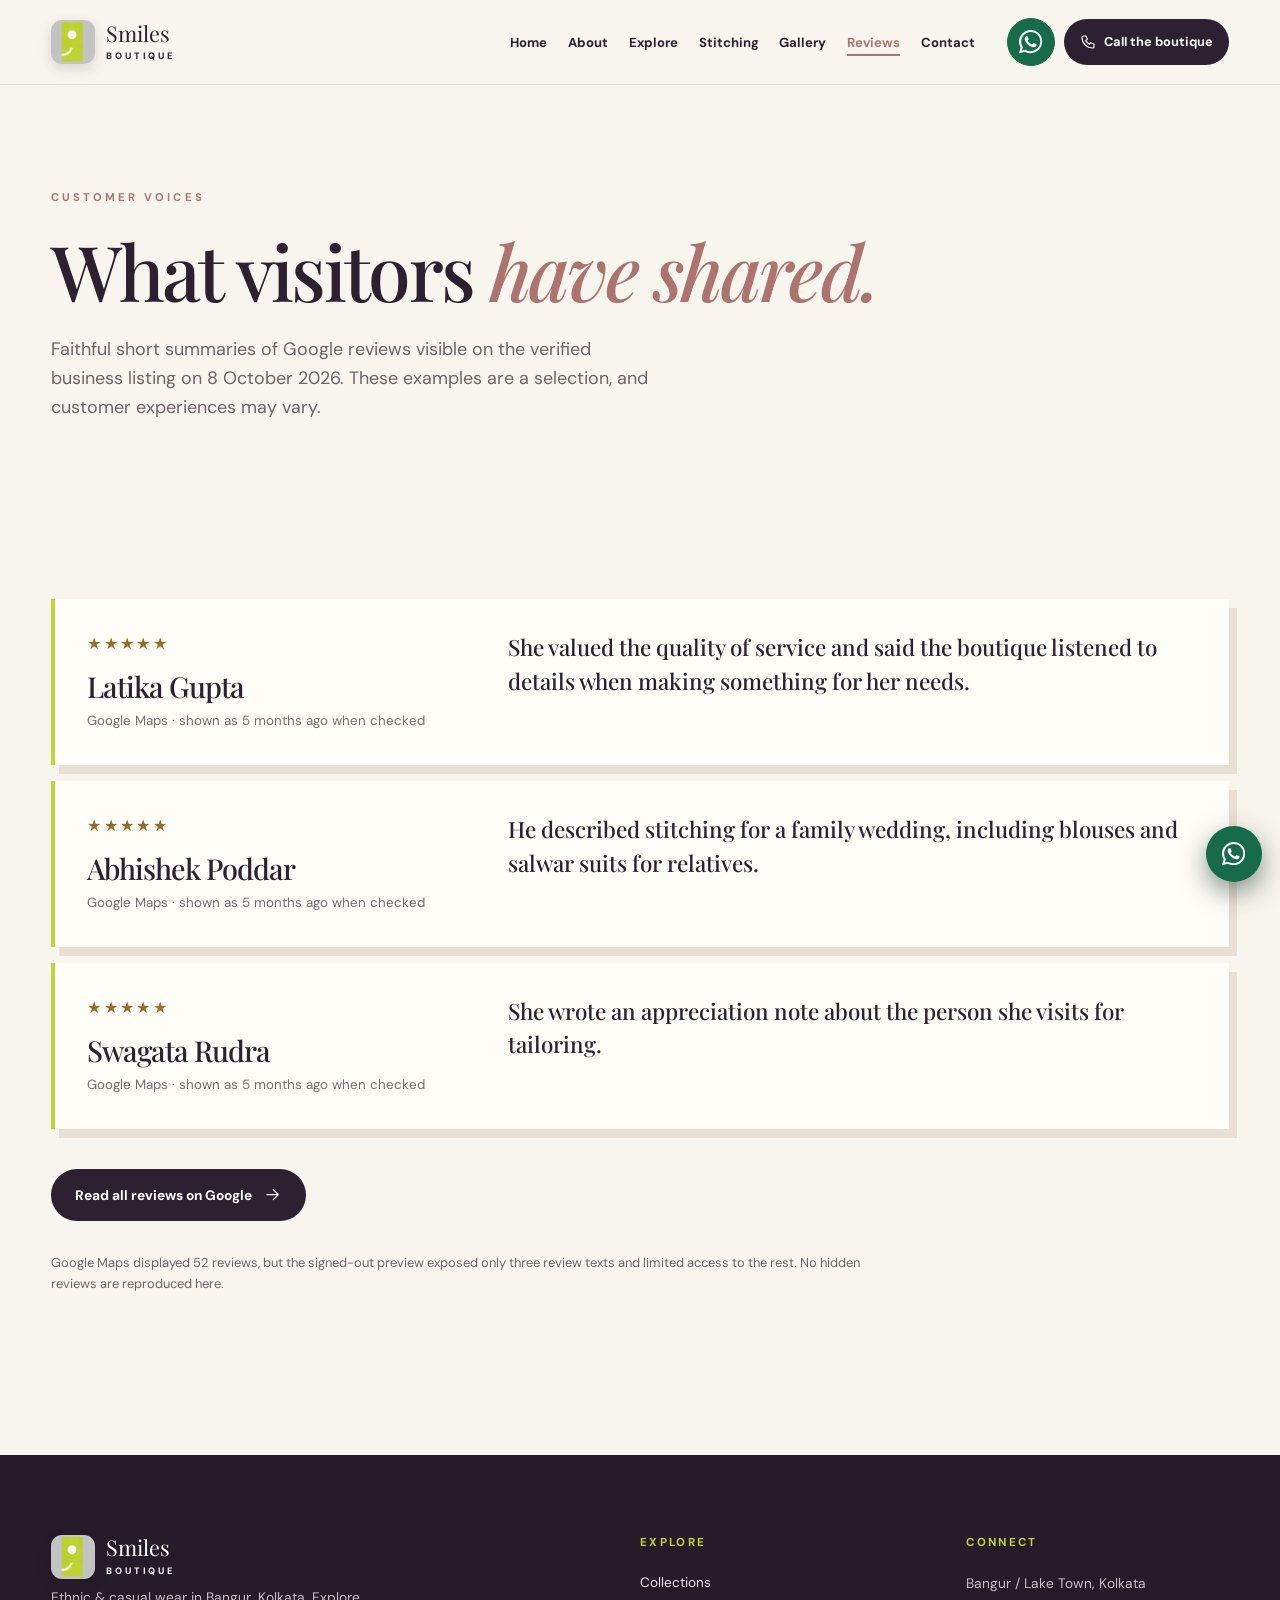
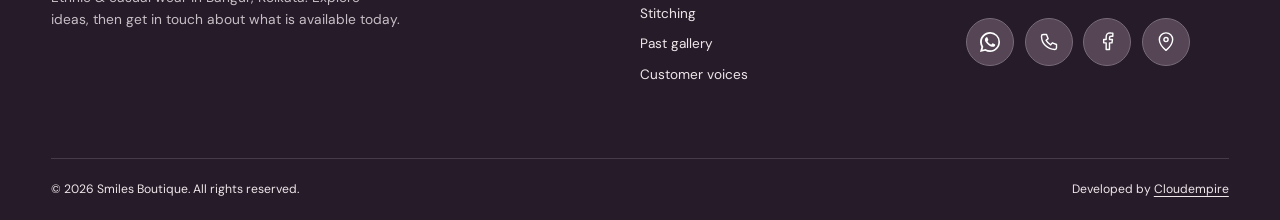
<file: reviews.html>
<!doctype html><html lang="en-IN"><head><meta charset="utf-8"><meta name="viewport" content="width=device-width,initial-scale=1"><meta name="theme-color" content="#2d2030"><title>Google Review Notes | Smiles Boutique</title><meta name="description" content="Read attributed summaries of three accessible Google reviews for Smiles Boutique and open its original Google Maps listing."><link rel="canonical" href="https://cloudempiretech.github.io/smiles-boutique-kolkata/reviews.html"><link rel="icon" type="image/png" href="assets/smiles-original-logo.png"><link rel="preload" href="assets/google-05-1200.webp" as="image" imagesrcset="assets/google-05-560.webp 560w, assets/google-05-1200.webp 1200w" imagesizes="(max-width: 700px) 90vw, 45vw"><link rel="stylesheet" href="style.css"><meta property="og:type" content="website"><meta property="og:title" content="Google Review Notes | Smiles Boutique"><meta property="og:description" content="Read attributed summaries of three accessible Google reviews for Smiles Boutique and open its original Google Maps listing."><meta property="og:image" content="https://cloudempiretech.github.io/smiles-boutique-kolkata/assets/google-01-1200.webp"><meta property="og:url" content="https://cloudempiretech.github.io/smiles-boutique-kolkata/reviews.html"><script type="application/ld+json">{"@context": "https://schema.org", "@type": "ClothingStore", "name": "Smiles Boutique", "url": "https://cloudempiretech.github.io/smiles-boutique-kolkata/reviews.html", "image": "https://cloudempiretech.github.io/smiles-boutique-kolkata/assets/google-01-1200.webp", "telephone": "+919874143888", "areaServed": "Bangur / Lake Town, Kolkata", "sameAs": ["https://www.facebook.com/SmilesTheStore/", "https://www.google.com/maps/place/Smiles+Boutique/@22.6055363,88.413067,17z/data=!4m15!1m8!3m7!1s0x3a0275f93fffffff:0x30044cccb901f7e9!2sSmiles+Boutique!8m2!3d22.6055117!4d88.4130762!10e5!16s%2Fg%2F1q62hcb1k!3m5!1s0x3a0275f93fffffff:0x30044cccb901f7e9!8m2!3d22.6055117!4d88.4130762!16s%2Fg%2F1q62hcb1k?entry=ttu&g_ep=EgoyMDI2MTAwNS4wIKXMDSoASAFQAw%3D%3D"]}</script></head><body><a class="skip" href="#main">Skip to content</a><header class="site-header"><div class="shell header-inner"><a href="index.html" class="brand" aria-label="Smiles Boutique home"><img src="assets/smiles-original-logo.png" alt="Smiles Boutique green smile mark" width="44" height="44"><span>Smiles <em>Boutique</em></span></a><button id="menu-toggle" class="menu-toggle" aria-controls="site-nav" aria-expanded="false" aria-label="Open navigation"><span></span><span></span><span></span></button><nav id="site-nav" class="site-nav" aria-label="Main navigation"><a href="index.html" >Home</a><a href="about.html" >About</a><a href="collections.html" >Explore</a><a href="stitching.html" >Stitching</a><a href="gallery.html" >Gallery</a><a href="reviews.html" aria-current="page">Reviews</a><a href="contact.html" >Contact</a></nav><div class="header-actions"><a class="icon-link header-whatsapp" href="https://wa.me/919874143888?text=Hello%20Smiles%20Boutique%2C%20I%20would%20like%20to%20make%20an%20enquiry." aria-label="Message Smiles Boutique on WhatsApp" title="Message Smiles Boutique on WhatsApp" target="_blank" rel="noopener noreferrer"><svg aria-hidden="true" viewBox="0 0 24 24" fill="none" stroke="currentColor" stroke-width="1.7" stroke-linecap="round" stroke-linejoin="round"><path fill="currentColor" stroke="none" d="M20.52 3.48A11.9 11.9 0 0 0 12.04 0C5.42 0 .04 5.38.04 12c0 2.12.56 4.2 1.62 6.03L0 24l6.12-1.61A12 12 0 0 0 12.04 24C18.65 24 24 18.62 24 12a11.9 11.9 0 0 0-3.48-8.52ZM12.04 21.97c-1.77 0-3.5-.48-5.02-1.39l-.36-.21-3.63.95.97-3.54-.23-.36a9.96 9.96 0 0 1-1.53-5.42c0-5.51 4.48-9.99 9.99-9.99 2.67 0 5.18 1.04 7.07 2.93A9.92 9.92 0 0 1 21.99 12c0 5.5-4.46 9.97-9.95 9.97Zm5.48-7.46c-.3-.15-1.78-.88-2.05-.98-.28-.1-.48-.15-.68.15-.2.3-.78.98-.96 1.18-.18.2-.35.23-.65.08-.3-.15-1.27-.47-2.42-1.5-.9-.8-1.5-1.79-1.68-2.09-.18-.3-.02-.46.13-.61.14-.13.3-.35.45-.53.15-.18.2-.3.3-.5.1-.2.05-.38-.02-.53-.08-.15-.68-1.63-.93-2.23-.24-.59-.49-.5-.68-.51h-.58c-.2 0-.53.08-.81.38-.28.3-1.06 1.03-1.06 2.5 0 1.48 1.09 2.91 1.24 3.11.15.2 2.14 3.27 5.19 4.59.72.31 1.29.5 1.73.64.73.23 1.4.2 1.93.12.59-.09 1.78-.73 2.03-1.43.25-.7.25-1.3.18-1.43-.08-.13-.28-.21-.58-.36Z"/></svg></a><a class="header-call" href="tel:+919874143888" aria-label="Call Smiles Boutique"><svg aria-hidden="true" viewBox="0 0 24 24" fill="none" stroke="currentColor" stroke-width="1.7" stroke-linecap="round" stroke-linejoin="round"><path d="M5 3h4l2 5-2.5 2a17 17 0 0 0 5.5 5.5L16 13l5 2v4a2 2 0 0 1-2 2A16 16 0 0 1 3 5a2 2 0 0 1 2-2Z"/></svg> <span>Call the boutique</span></a></div></div></header><main id="main"><section class="page-hero shell simple"><div class="reveal"><span class="eyebrow">Customer voices</span><h1>What visitors <em>have shared.</em></h1><p>Faithful short summaries of Google reviews visible on the verified business listing on 8 October 2026. These examples are a selection, and customer experiences may vary.</p></div></section><section class="section shell"><div class="reviews-list"><article class="review-row reveal"><div><span class="stars" aria-label="5 out of 5 stars">★★★★★</span><h2>Latika Gupta</h2><small>Google Maps · shown as 5 months ago when checked</small></div><p>She valued the quality of service and said the boutique listened to details when making something for her needs.</p></article><article class="review-row reveal"><div><span class="stars" aria-label="5 out of 5 stars">★★★★★</span><h2>Abhishek Poddar</h2><small>Google Maps · shown as 5 months ago when checked</small></div><p>He described stitching for a family wedding, including blouses and salwar suits for relatives.</p></article><article class="review-row reveal"><div><span class="stars" aria-label="5 out of 5 stars">★★★★★</span><h2>Swagata Rudra</h2><small>Google Maps · shown as 5 months ago when checked</small></div><p>She wrote an appreciation note about the person she visits for tailoring.</p></article></div><a class="button button-dark" href="https://www.google.com/maps/place/Smiles+Boutique/@22.6055363,88.413067,17z/data=!4m15!1m8!3m7!1s0x3a0275f93fffffff:0x30044cccb901f7e9!2sSmiles+Boutique!8m2!3d22.6055117!4d88.4130762!10e5!16s%2Fg%2F1q62hcb1k!3m5!1s0x3a0275f93fffffff:0x30044cccb901f7e9!8m2!3d22.6055117!4d88.4130762!16s%2Fg%2F1q62hcb1k?entry=ttu&g_ep=EgoyMDI2MTAwNS4wIKXMDSoASAFQAw%3D%3D" target="_blank" rel="noopener noreferrer">Read all reviews on Google <svg aria-hidden="true" viewBox="0 0 24 24" fill="none" stroke="currentColor" stroke-width="1.7" stroke-linecap="round" stroke-linejoin="round"><path d="M4 12h16m-7-7 7 7-7 7"/></svg></a><p class="gallery-note">Google Maps displayed 52 reviews, but the signed-out preview exposed only three review texts and limited access to the rest. No hidden reviews are reproduced here.</p></section></main><footer class="site-footer"><div class="shell"><div class="footer-top"><div><a class="brand" href="index.html"><img src="assets/smiles-original-logo.png" alt="" width="42" height="42"><span>Smiles <em>Boutique</em></span></a><p>Ethnic & casual wear in Bangur, Kolkata. Explore ideas, then get in touch about what is available today.</p></div><div><h2>Explore</h2><a href="collections.html">Collections</a><a href="stitching.html">Stitching</a><a href="gallery.html">Past gallery</a><a href="reviews.html">Customer voices</a></div><div><h2>Connect</h2><p>Bangur / Lake Town, Kolkata</p><div class="channel-row"><a class="icon-link" href="https://wa.me/919874143888" aria-label="Message Smiles Boutique on WhatsApp" title="Message Smiles Boutique on WhatsApp" target="_blank" rel="noopener noreferrer"><svg aria-hidden="true" viewBox="0 0 24 24" fill="none" stroke="currentColor" stroke-width="1.7" stroke-linecap="round" stroke-linejoin="round"><path fill="currentColor" stroke="none" d="M20.52 3.48A11.9 11.9 0 0 0 12.04 0C5.42 0 .04 5.38.04 12c0 2.12.56 4.2 1.62 6.03L0 24l6.12-1.61A12 12 0 0 0 12.04 24C18.65 24 24 18.62 24 12a11.9 11.9 0 0 0-3.48-8.52ZM12.04 21.97c-1.77 0-3.5-.48-5.02-1.39l-.36-.21-3.63.95.97-3.54-.23-.36a9.96 9.96 0 0 1-1.53-5.42c0-5.51 4.48-9.99 9.99-9.99 2.67 0 5.18 1.04 7.07 2.93A9.92 9.92 0 0 1 21.99 12c0 5.5-4.46 9.97-9.95 9.97Zm5.48-7.46c-.3-.15-1.78-.88-2.05-.98-.28-.1-.48-.15-.68.15-.2.3-.78.98-.96 1.18-.18.2-.35.23-.65.08-.3-.15-1.27-.47-2.42-1.5-.9-.8-1.5-1.79-1.68-2.09-.18-.3-.02-.46.13-.61.14-.13.3-.35.45-.53.15-.18.2-.3.3-.5.1-.2.05-.38-.02-.53-.08-.15-.68-1.63-.93-2.23-.24-.59-.49-.5-.68-.51h-.58c-.2 0-.53.08-.81.38-.28.3-1.06 1.03-1.06 2.5 0 1.48 1.09 2.91 1.24 3.11.15.2 2.14 3.27 5.19 4.59.72.31 1.29.5 1.73.64.73.23 1.4.2 1.93.12.59-.09 1.78-.73 2.03-1.43.25-.7.25-1.3.18-1.43-.08-.13-.28-.21-.58-.36Z"/></svg></a><a class="icon-link" href="tel:+919874143888" aria-label="Call Smiles Boutique" title="Call Smiles Boutique" ><svg aria-hidden="true" viewBox="0 0 24 24" fill="none" stroke="currentColor" stroke-width="1.7" stroke-linecap="round" stroke-linejoin="round"><path d="M5 3h4l2 5-2.5 2a17 17 0 0 0 5.5 5.5L16 13l5 2v4a2 2 0 0 1-2 2A16 16 0 0 1 3 5a2 2 0 0 1 2-2Z"/></svg></a><a class="icon-link" href="https://www.facebook.com/SmilesTheStore/" aria-label="Smiles Boutique on Facebook" title="Smiles Boutique on Facebook" target="_blank" rel="noopener noreferrer"><svg aria-hidden="true" viewBox="0 0 24 24" fill="none" stroke="currentColor" stroke-width="1.7" stroke-linecap="round" stroke-linejoin="round"><path d="M15 21v-8h3l.5-4H15V7c0-1.2.4-2 2-2h2V1.5A24 24 0 0 0 16 1c-3.5 0-5 2-5 5v3H8v4h3v8Z"/></svg></a><a class="icon-link" href="https://www.google.com/maps/place/Smiles+Boutique/@22.6055363,88.413067,17z/data=!4m15!1m8!3m7!1s0x3a0275f93fffffff:0x30044cccb901f7e9!2sSmiles+Boutique!8m2!3d22.6055117!4d88.4130762!10e5!16s%2Fg%2F1q62hcb1k!3m5!1s0x3a0275f93fffffff:0x30044cccb901f7e9!8m2!3d22.6055117!4d88.4130762!16s%2Fg%2F1q62hcb1k?entry=ttu&amp;g_ep=EgoyMDI2MTAwNS4wIKXMDSoASAFQAw%3D%3D" aria-label="Find Smiles Boutique on Google Maps" title="Find Smiles Boutique on Google Maps" target="_blank" rel="noopener noreferrer"><svg aria-hidden="true" viewBox="0 0 24 24" fill="none" stroke="currentColor" stroke-width="1.7" stroke-linecap="round" stroke-linejoin="round"><path d="M12 22s8-6.7 8-13a8 8 0 1 0-16 0c0 6.3 8 13 8 13Z"/><circle cx="12" cy="9" r="2.5"/></svg></a></div></div></div><div class="footer-bottom"><p>© 2026 Smiles Boutique. All rights reserved.</p><p>Developed by <a href="https://cloudempire.tech/" target="_blank" rel="noopener noreferrer">Cloudempire</a></p></div></div></footer><a class="floating-whatsapp" href="https://wa.me/919874143888?text=Hello%20Smiles%20Boutique%2C%20I%20would%20like%20to%20make%20an%20enquiry." aria-label="Message Smiles Boutique on WhatsApp" title="Message Smiles Boutique on WhatsApp" target="_blank" rel="noopener noreferrer"><svg aria-hidden="true" viewBox="0 0 24 24" fill="none" stroke="currentColor" stroke-width="1.7" stroke-linecap="round" stroke-linejoin="round"><path fill="currentColor" stroke="none" d="M20.52 3.48A11.9 11.9 0 0 0 12.04 0C5.42 0 .04 5.38.04 12c0 2.12.56 4.2 1.62 6.03L0 24l6.12-1.61A12 12 0 0 0 12.04 24C18.65 24 24 18.62 24 12a11.9 11.9 0 0 0-3.48-8.52ZM12.04 21.97c-1.77 0-3.5-.48-5.02-1.39l-.36-.21-3.63.95.97-3.54-.23-.36a9.96 9.96 0 0 1-1.53-5.42c0-5.51 4.48-9.99 9.99-9.99 2.67 0 5.18 1.04 7.07 2.93A9.92 9.92 0 0 1 21.99 12c0 5.5-4.46 9.97-9.95 9.97Zm5.48-7.46c-.3-.15-1.78-.88-2.05-.98-.28-.1-.48-.15-.68.15-.2.3-.78.98-.96 1.18-.18.2-.35.23-.65.08-.3-.15-1.27-.47-2.42-1.5-.9-.8-1.5-1.79-1.68-2.09-.18-.3-.02-.46.13-.61.14-.13.3-.35.45-.53.15-.18.2-.3.3-.5.1-.2.05-.38-.02-.53-.08-.15-.68-1.63-.93-2.23-.24-.59-.49-.5-.68-.51h-.58c-.2 0-.53.08-.81.38-.28.3-1.06 1.03-1.06 2.5 0 1.48 1.09 2.91 1.24 3.11.15.2 2.14 3.27 5.19 4.59.72.31 1.29.5 1.73.64.73.23 1.4.2 1.93.12.59-.09 1.78-.73 2.03-1.43.25-.7.25-1.3.18-1.43-.08-.13-.28-.21-.58-.36Z"/></svg></a><script src="site.js" defer></script></body></html>
</file>
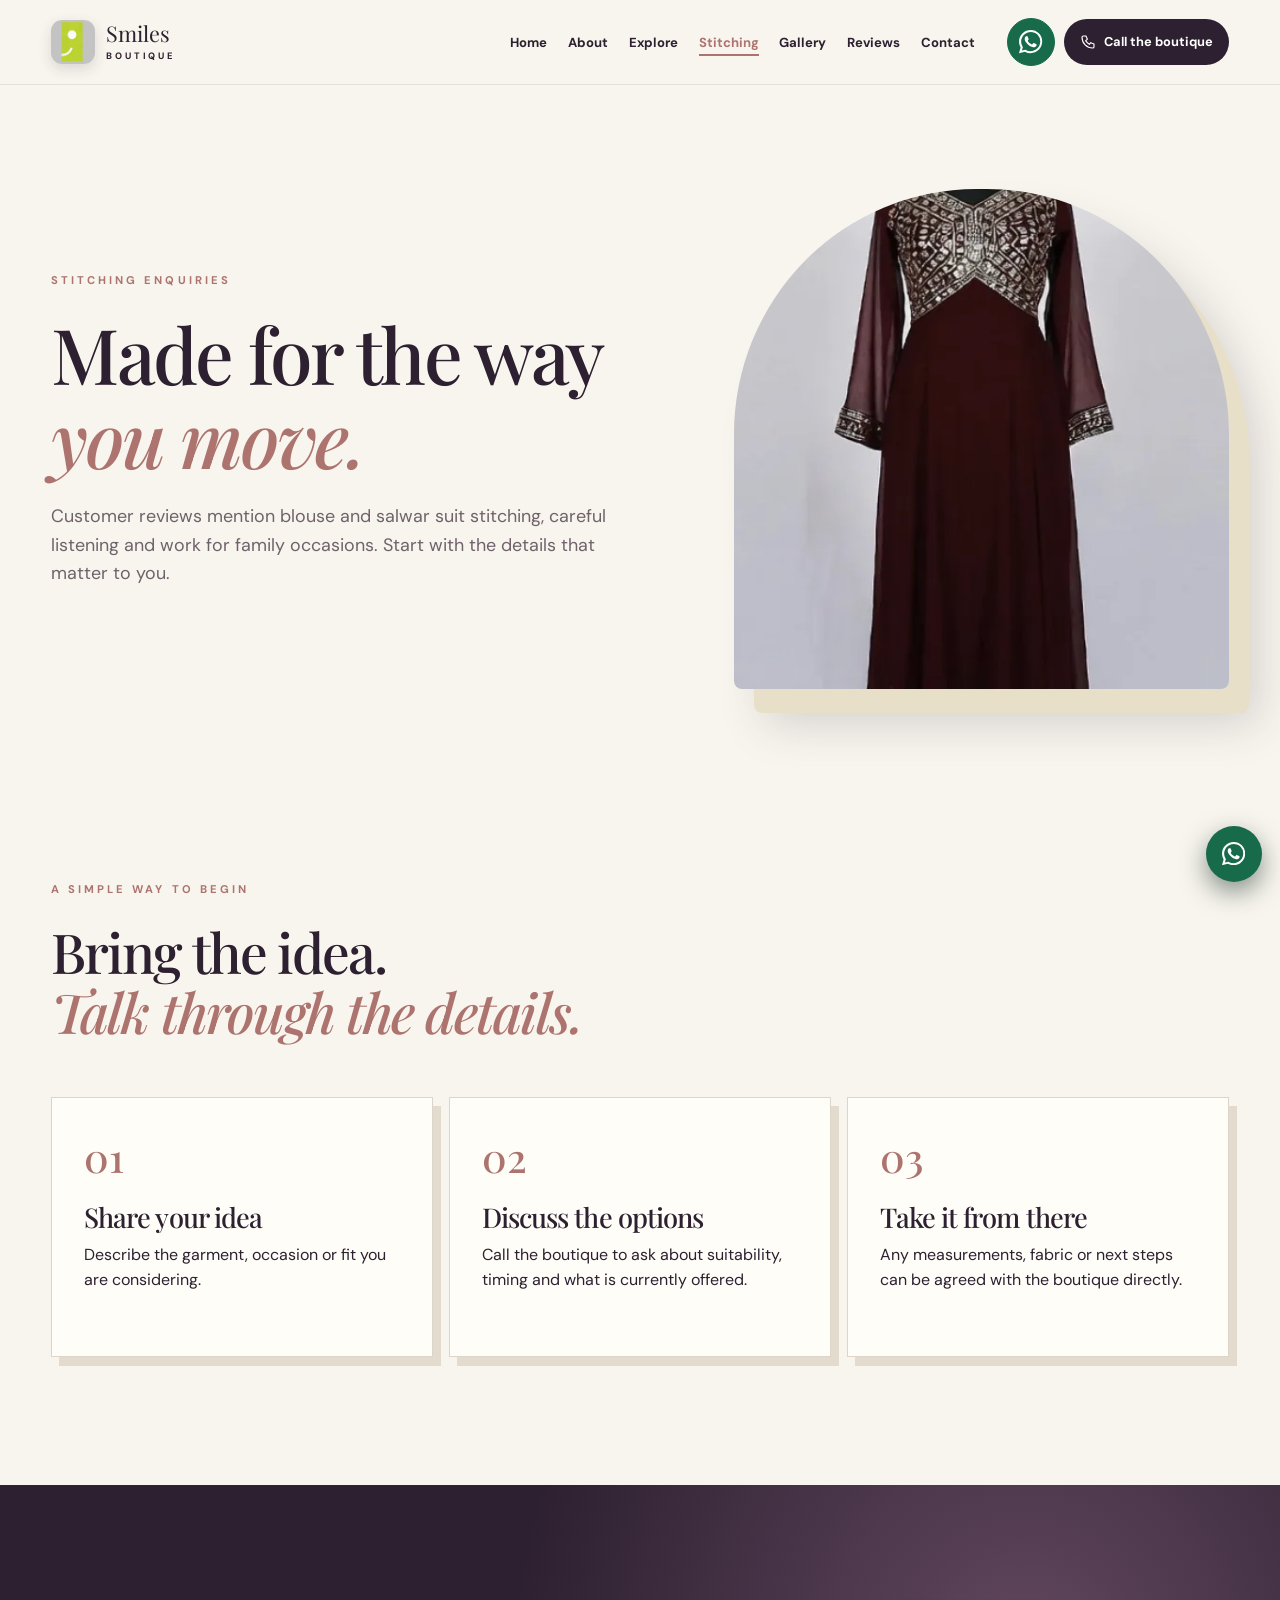
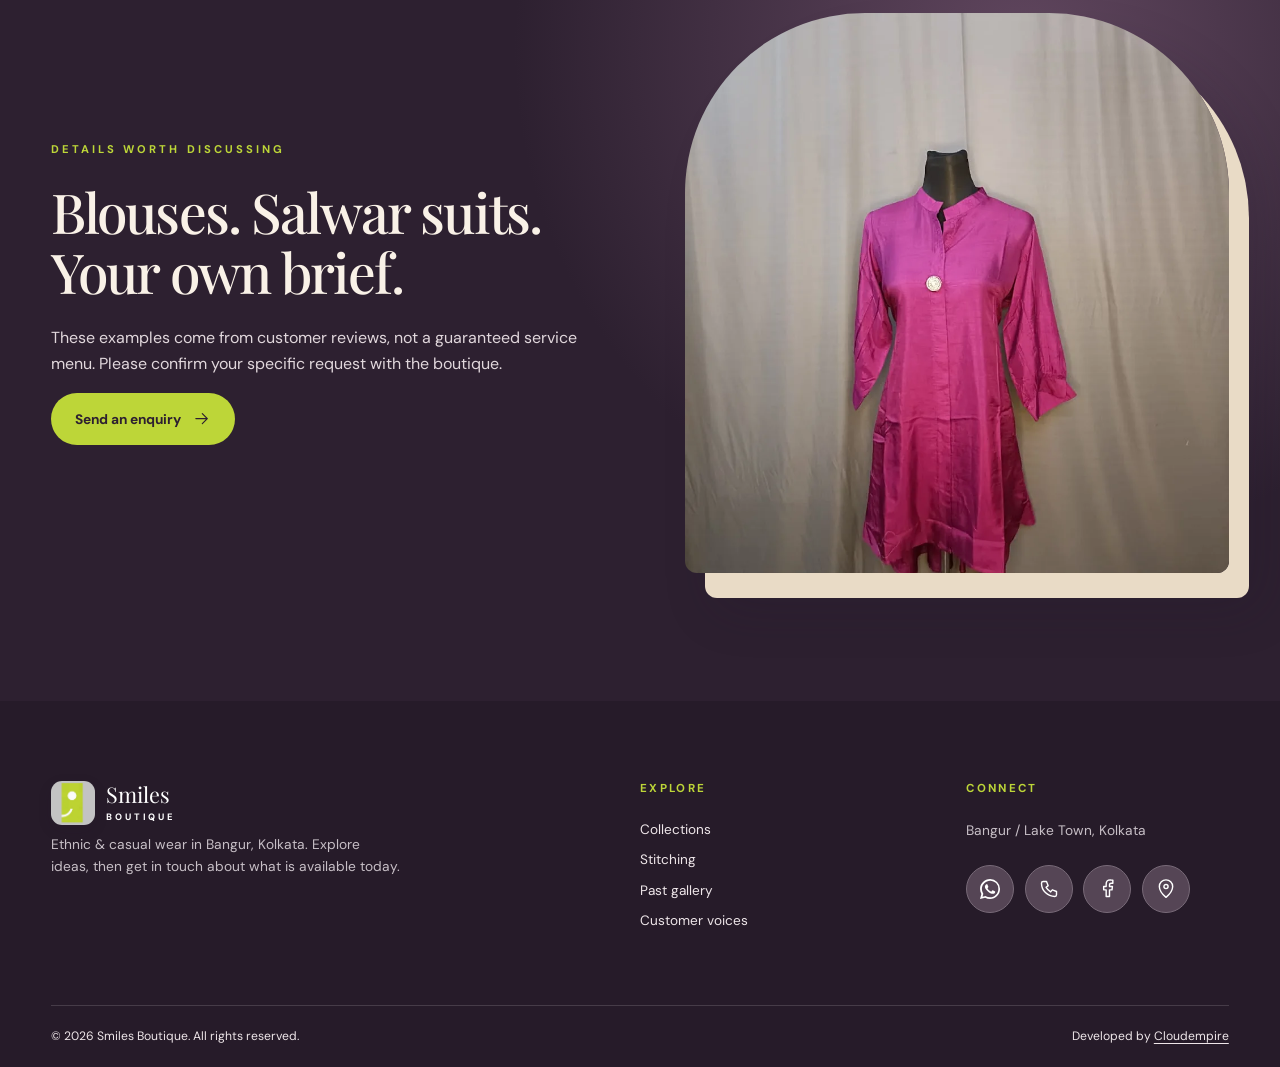
<file: stitching.html>
<!doctype html><html lang="en-IN"><head><meta charset="utf-8"><meta name="viewport" content="width=device-width,initial-scale=1"><meta name="theme-color" content="#2d2030"><title>Stitching Enquiries | Smiles Boutique, Kolkata</title><meta name="description" content="Ask Smiles Boutique about blouse or salwar suit stitching, fit and your garment ideas in Bangur, Kolkata."><link rel="canonical" href="https://cloudempiretech.github.io/smiles-boutique-kolkata/stitching.html"><link rel="icon" type="image/png" href="assets/smiles-original-logo.png"><link rel="preload" href="assets/google-05-1200.webp" as="image" imagesrcset="assets/google-05-560.webp 560w, assets/google-05-1200.webp 1200w" imagesizes="(max-width: 700px) 90vw, 45vw"><link rel="stylesheet" href="style.css"><meta property="og:type" content="website"><meta property="og:title" content="Stitching Enquiries | Smiles Boutique, Kolkata"><meta property="og:description" content="Ask Smiles Boutique about blouse or salwar suit stitching, fit and your garment ideas in Bangur, Kolkata."><meta property="og:image" content="https://cloudempiretech.github.io/smiles-boutique-kolkata/assets/google-06-1200.webp"><meta property="og:url" content="https://cloudempiretech.github.io/smiles-boutique-kolkata/stitching.html"><script type="application/ld+json">{"@context": "https://schema.org", "@type": "ClothingStore", "name": "Smiles Boutique", "url": "https://cloudempiretech.github.io/smiles-boutique-kolkata/stitching.html", "image": "https://cloudempiretech.github.io/smiles-boutique-kolkata/assets/google-06-1200.webp", "telephone": "+919874143888", "areaServed": "Bangur / Lake Town, Kolkata", "sameAs": ["https://www.facebook.com/SmilesTheStore/", "https://www.google.com/maps/place/Smiles+Boutique/@22.6055363,88.413067,17z/data=!4m15!1m8!3m7!1s0x3a0275f93fffffff:0x30044cccb901f7e9!2sSmiles+Boutique!8m2!3d22.6055117!4d88.4130762!10e5!16s%2Fg%2F1q62hcb1k!3m5!1s0x3a0275f93fffffff:0x30044cccb901f7e9!8m2!3d22.6055117!4d88.4130762!16s%2Fg%2F1q62hcb1k?entry=ttu&g_ep=EgoyMDI2MTAwNS4wIKXMDSoASAFQAw%3D%3D"]}</script></head><body><a class="skip" href="#main">Skip to content</a><header class="site-header"><div class="shell header-inner"><a href="index.html" class="brand" aria-label="Smiles Boutique home"><img src="assets/smiles-original-logo.png" alt="Smiles Boutique green smile mark" width="44" height="44"><span>Smiles <em>Boutique</em></span></a><button id="menu-toggle" class="menu-toggle" aria-controls="site-nav" aria-expanded="false" aria-label="Open navigation"><span></span><span></span><span></span></button><nav id="site-nav" class="site-nav" aria-label="Main navigation"><a href="index.html" >Home</a><a href="about.html" >About</a><a href="collections.html" >Explore</a><a href="stitching.html" aria-current="page">Stitching</a><a href="gallery.html" >Gallery</a><a href="reviews.html" >Reviews</a><a href="contact.html" >Contact</a></nav><div class="header-actions"><a class="icon-link header-whatsapp" href="https://wa.me/919874143888?text=Hello%20Smiles%20Boutique%2C%20I%20would%20like%20to%20make%20an%20enquiry." aria-label="Message Smiles Boutique on WhatsApp" title="Message Smiles Boutique on WhatsApp" target="_blank" rel="noopener noreferrer"><svg aria-hidden="true" viewBox="0 0 24 24" fill="none" stroke="currentColor" stroke-width="1.7" stroke-linecap="round" stroke-linejoin="round"><path fill="currentColor" stroke="none" d="M20.52 3.48A11.9 11.9 0 0 0 12.04 0C5.42 0 .04 5.38.04 12c0 2.12.56 4.2 1.62 6.03L0 24l6.12-1.61A12 12 0 0 0 12.04 24C18.65 24 24 18.62 24 12a11.9 11.9 0 0 0-3.48-8.52ZM12.04 21.97c-1.77 0-3.5-.48-5.02-1.39l-.36-.21-3.63.95.97-3.54-.23-.36a9.96 9.96 0 0 1-1.53-5.42c0-5.51 4.48-9.99 9.99-9.99 2.67 0 5.18 1.04 7.07 2.93A9.92 9.92 0 0 1 21.99 12c0 5.5-4.46 9.97-9.95 9.97Zm5.48-7.46c-.3-.15-1.78-.88-2.05-.98-.28-.1-.48-.15-.68.15-.2.3-.78.98-.96 1.18-.18.2-.35.23-.65.08-.3-.15-1.27-.47-2.42-1.5-.9-.8-1.5-1.79-1.68-2.09-.18-.3-.02-.46.13-.61.14-.13.3-.35.45-.53.15-.18.2-.3.3-.5.1-.2.05-.38-.02-.53-.08-.15-.68-1.63-.93-2.23-.24-.59-.49-.5-.68-.51h-.58c-.2 0-.53.08-.81.38-.28.3-1.06 1.03-1.06 2.5 0 1.48 1.09 2.91 1.24 3.11.15.2 2.14 3.27 5.19 4.59.72.31 1.29.5 1.73.64.73.23 1.4.2 1.93.12.59-.09 1.78-.73 2.03-1.43.25-.7.25-1.3.18-1.43-.08-.13-.28-.21-.58-.36Z"/></svg></a><a class="header-call" href="tel:+919874143888" aria-label="Call Smiles Boutique"><svg aria-hidden="true" viewBox="0 0 24 24" fill="none" stroke="currentColor" stroke-width="1.7" stroke-linecap="round" stroke-linejoin="round"><path d="M5 3h4l2 5-2.5 2a17 17 0 0 0 5.5 5.5L16 13l5 2v4a2 2 0 0 1-2 2A16 16 0 0 1 3 5a2 2 0 0 1 2-2Z"/></svg> <span>Call the boutique</span></a></div></div></header><main id="main"><section class="page-hero shell"><div class="reveal"><span class="eyebrow">Stitching enquiries</span><h1>Made for the way <em>you move.</em></h1><p>Customer reviews mention blouse and salwar suit stitching, careful listening and work for family occasions. Start with the details that matter to you.</p></div><picture class="page-hero-media"><source media="(max-width: 700px)" srcset="assets/google-06-560.webp"><img src="assets/google-06-1200.webp" srcset="assets/google-06-560.webp 560w, assets/google-06-1200.webp 1200w" sizes="(max-width: 700px) 90vw, 45vw" alt="Deep maroon embellished dress displayed on a mannequin" loading="lazy" decoding="async"></picture></section><section class="section shell"><div class="section-heading reveal"><span class="eyebrow">A simple way to begin</span><h2>Bring the idea.<br><em>Talk through the details.</em></h2></div><div class="steps"><article class="reveal"><b>01</b><h2>Share your idea</h2><p>Describe the garment, occasion or fit you are considering.</p></article><article class="reveal"><b>02</b><h2>Discuss the options</h2><p>Call the boutique to ask about suitability, timing and what is currently offered.</p></article><article class="reveal"><b>03</b><h2>Take it from there</h2><p>Any measurements, fabric or next steps can be agreed with the boutique directly.</p></article></div></section><section class="section dark-section"><div class="shell split"><div class="reveal"><span class="eyebrow">Details worth discussing</span><h2>Blouses. Salwar suits. Your own brief.</h2><p>These examples come from customer reviews, not a guaranteed service menu. Please confirm your specific request with the boutique.</p><a class="button button-light" href="contact.html">Send an enquiry <svg aria-hidden="true" viewBox="0 0 24 24" fill="none" stroke="currentColor" stroke-width="1.7" stroke-linecap="round" stroke-linejoin="round"><path d="M4 12h16m-7-7 7 7-7 7"/></svg></a></div><picture class="rounded-photo"><source media="(max-width: 700px)" srcset="assets/google-08-560.webp"><img src="assets/google-08-1200.webp" srcset="assets/google-08-560.webp 560w, assets/google-08-1200.webp 1200w" sizes="(max-width: 700px) 90vw, 45vw" alt="Bright pink outfit displayed on a mannequin" loading="lazy" decoding="async"></picture></div></section></main><footer class="site-footer"><div class="shell"><div class="footer-top"><div><a class="brand" href="index.html"><img src="assets/smiles-original-logo.png" alt="" width="42" height="42"><span>Smiles <em>Boutique</em></span></a><p>Ethnic & casual wear in Bangur, Kolkata. Explore ideas, then get in touch about what is available today.</p></div><div><h2>Explore</h2><a href="collections.html">Collections</a><a href="stitching.html">Stitching</a><a href="gallery.html">Past gallery</a><a href="reviews.html">Customer voices</a></div><div><h2>Connect</h2><p>Bangur / Lake Town, Kolkata</p><div class="channel-row"><a class="icon-link" href="https://wa.me/919874143888" aria-label="Message Smiles Boutique on WhatsApp" title="Message Smiles Boutique on WhatsApp" target="_blank" rel="noopener noreferrer"><svg aria-hidden="true" viewBox="0 0 24 24" fill="none" stroke="currentColor" stroke-width="1.7" stroke-linecap="round" stroke-linejoin="round"><path fill="currentColor" stroke="none" d="M20.52 3.48A11.9 11.9 0 0 0 12.04 0C5.42 0 .04 5.38.04 12c0 2.12.56 4.2 1.62 6.03L0 24l6.12-1.61A12 12 0 0 0 12.04 24C18.65 24 24 18.62 24 12a11.9 11.9 0 0 0-3.48-8.52ZM12.04 21.97c-1.77 0-3.5-.48-5.02-1.39l-.36-.21-3.63.95.97-3.54-.23-.36a9.96 9.96 0 0 1-1.53-5.42c0-5.51 4.48-9.99 9.99-9.99 2.67 0 5.18 1.04 7.07 2.93A9.92 9.92 0 0 1 21.99 12c0 5.5-4.46 9.97-9.95 9.97Zm5.48-7.46c-.3-.15-1.78-.88-2.05-.98-.28-.1-.48-.15-.68.15-.2.3-.78.98-.96 1.18-.18.2-.35.23-.65.08-.3-.15-1.27-.47-2.42-1.5-.9-.8-1.5-1.79-1.68-2.09-.18-.3-.02-.46.13-.61.14-.13.3-.35.45-.53.15-.18.2-.3.3-.5.1-.2.05-.38-.02-.53-.08-.15-.68-1.63-.93-2.23-.24-.59-.49-.5-.68-.51h-.58c-.2 0-.53.08-.81.38-.28.3-1.06 1.03-1.06 2.5 0 1.48 1.09 2.91 1.24 3.11.15.2 2.14 3.27 5.19 4.59.72.31 1.29.5 1.73.64.73.23 1.4.2 1.93.12.59-.09 1.78-.73 2.03-1.43.25-.7.25-1.3.18-1.43-.08-.13-.28-.21-.58-.36Z"/></svg></a><a class="icon-link" href="tel:+919874143888" aria-label="Call Smiles Boutique" title="Call Smiles Boutique" ><svg aria-hidden="true" viewBox="0 0 24 24" fill="none" stroke="currentColor" stroke-width="1.7" stroke-linecap="round" stroke-linejoin="round"><path d="M5 3h4l2 5-2.5 2a17 17 0 0 0 5.5 5.5L16 13l5 2v4a2 2 0 0 1-2 2A16 16 0 0 1 3 5a2 2 0 0 1 2-2Z"/></svg></a><a class="icon-link" href="https://www.facebook.com/SmilesTheStore/" aria-label="Smiles Boutique on Facebook" title="Smiles Boutique on Facebook" target="_blank" rel="noopener noreferrer"><svg aria-hidden="true" viewBox="0 0 24 24" fill="none" stroke="currentColor" stroke-width="1.7" stroke-linecap="round" stroke-linejoin="round"><path d="M15 21v-8h3l.5-4H15V7c0-1.2.4-2 2-2h2V1.5A24 24 0 0 0 16 1c-3.5 0-5 2-5 5v3H8v4h3v8Z"/></svg></a><a class="icon-link" href="https://www.google.com/maps/place/Smiles+Boutique/@22.6055363,88.413067,17z/data=!4m15!1m8!3m7!1s0x3a0275f93fffffff:0x30044cccb901f7e9!2sSmiles+Boutique!8m2!3d22.6055117!4d88.4130762!10e5!16s%2Fg%2F1q62hcb1k!3m5!1s0x3a0275f93fffffff:0x30044cccb901f7e9!8m2!3d22.6055117!4d88.4130762!16s%2Fg%2F1q62hcb1k?entry=ttu&amp;g_ep=EgoyMDI2MTAwNS4wIKXMDSoASAFQAw%3D%3D" aria-label="Find Smiles Boutique on Google Maps" title="Find Smiles Boutique on Google Maps" target="_blank" rel="noopener noreferrer"><svg aria-hidden="true" viewBox="0 0 24 24" fill="none" stroke="currentColor" stroke-width="1.7" stroke-linecap="round" stroke-linejoin="round"><path d="M12 22s8-6.7 8-13a8 8 0 1 0-16 0c0 6.3 8 13 8 13Z"/><circle cx="12" cy="9" r="2.5"/></svg></a></div></div></div><div class="footer-bottom"><p>© 2026 Smiles Boutique. All rights reserved.</p><p>Developed by <a href="https://cloudempire.tech/" target="_blank" rel="noopener noreferrer">Cloudempire</a></p></div></div></footer><a class="floating-whatsapp" href="https://wa.me/919874143888?text=Hello%20Smiles%20Boutique%2C%20I%20would%20like%20to%20make%20an%20enquiry." aria-label="Message Smiles Boutique on WhatsApp" title="Message Smiles Boutique on WhatsApp" target="_blank" rel="noopener noreferrer"><svg aria-hidden="true" viewBox="0 0 24 24" fill="none" stroke="currentColor" stroke-width="1.7" stroke-linecap="round" stroke-linejoin="round"><path fill="currentColor" stroke="none" d="M20.52 3.48A11.9 11.9 0 0 0 12.04 0C5.42 0 .04 5.38.04 12c0 2.12.56 4.2 1.62 6.03L0 24l6.12-1.61A12 12 0 0 0 12.04 24C18.65 24 24 18.62 24 12a11.9 11.9 0 0 0-3.48-8.52ZM12.04 21.97c-1.77 0-3.5-.48-5.02-1.39l-.36-.21-3.63.95.97-3.54-.23-.36a9.96 9.96 0 0 1-1.53-5.42c0-5.51 4.48-9.99 9.99-9.99 2.67 0 5.18 1.04 7.07 2.93A9.92 9.92 0 0 1 21.99 12c0 5.5-4.46 9.97-9.95 9.97Zm5.48-7.46c-.3-.15-1.78-.88-2.05-.98-.28-.1-.48-.15-.68.15-.2.3-.78.98-.96 1.18-.18.2-.35.23-.65.08-.3-.15-1.27-.47-2.42-1.5-.9-.8-1.5-1.79-1.68-2.09-.18-.3-.02-.46.13-.61.14-.13.3-.35.45-.53.15-.18.2-.3.3-.5.1-.2.05-.38-.02-.53-.08-.15-.68-1.63-.93-2.23-.24-.59-.49-.5-.68-.51h-.58c-.2 0-.53.08-.81.38-.28.3-1.06 1.03-1.06 2.5 0 1.48 1.09 2.91 1.24 3.11.15.2 2.14 3.27 5.19 4.59.72.31 1.29.5 1.73.64.73.23 1.4.2 1.93.12.59-.09 1.78-.73 2.03-1.43.25-.7.25-1.3.18-1.43-.08-.13-.28-.21-.58-.36Z"/></svg></a><script src="site.js" defer></script></body></html>
</file>
<file: style.css>
@import url('https://fonts.googleapis.com/css2?family=DM+Sans:wght@400;500;600;700&family=Playfair+Display:ital,wght@0,500;0,600;0,700;1,500;1,600&display=swap');
:root{--ink:#2d2030;--plum:#3c2b3e;--cream:#f8f5ee;--paper:#fffdf8;--lime:#bdd638;--rose:#ad746f;--line:#ddd5ca;--serif:'Playfair Display',Georgia,serif;--sans:'DM Sans',Arial,sans-serif}*{box-sizing:border-box}html{scroll-behavior:smooth}body{margin:0;background:var(--cream);color:var(--ink);font-family:var(--sans);line-height:1.6;overflow-x:hidden}a{color:inherit;text-decoration:none}button,input,select,textarea{font:inherit}button{cursor:pointer}img{display:block;max-width:100%}svg{width:1.25em;height:1.25em;flex:none}h1,h2,h3,p{margin-top:0}h1,h2{font-family:var(--serif);line-height:1.09;font-weight:500;letter-spacing:-.035em}h1{font-size:clamp(3.2rem,7vw,7.2rem)}h2{font-size:clamp(2.5rem,4.3vw,4.8rem)}h1 em,h2 em{color:var(--rose);font-weight:500}p{font-size:1rem}.shell{width:min(1320px,calc(100% - 8vw));margin:auto}.skip{position:absolute;top:-100px;left:1rem;z-index:1000;background:var(--ink);color:white;padding:.8rem 1rem}.skip:focus{top:1rem}:focus-visible{outline:3px solid #8db313;outline-offset:4px}.site-header{position:sticky;top:0;z-index:100;background:rgba(248,245,238,.9);backdrop-filter:blur(22px);border-bottom:1px solid rgba(45,32,48,.1)}.header-inner{min-height:84px;display:flex;align-items:center;gap:2rem}.brand{display:inline-flex;align-items:center;gap:.7rem;font-family:var(--serif);font-size:1.35rem;line-height:1;color:var(--ink);white-space:nowrap}.brand img{width:44px;height:44px;object-fit:cover;border-radius:11px;box-shadow:0 5px 14px #24182924}.brand em{display:block;font-style:normal;font-family:var(--sans);font-size:.58rem;font-weight:700;letter-spacing:.3em;text-transform:uppercase;margin-top:.5rem}.site-nav{display:flex;align-items:center;gap:1.3rem;margin-left:auto}.site-nav a{position:relative;font-size:.82rem;font-weight:700;padding:.55rem 0;transition:color .25s}.site-nav a::after{content:'';position:absolute;left:0;right:100%;bottom:.35rem;height:2px;background:var(--rose);transition:right .3s}.site-nav a:hover,.site-nav a[aria-current=page]{color:var(--rose)}.site-nav a:hover::after,.site-nav a[aria-current=page]::after{right:0}.header-call{display:inline-flex;align-items:center;gap:.5rem;background:var(--ink);color:white;border-radius:100px;padding:.8rem 1rem;font-size:.8rem;font-weight:700;transition:transform .25s,box-shadow .25s}.header-call:hover{transform:translateY(-3px);box-shadow:0 9px 20px #24182935}.menu-toggle{display:none}.eyebrow{text-transform:uppercase;letter-spacing:.27em;font-size:.7rem;font-weight:700;color:var(--rose);display:block;margin-bottom:1.4rem}.hero{min-height:760px;padding-block:7.2rem 5.5rem;display:grid;grid-template-columns:1fr 1fr;gap:3vw;align-items:center}.hero-copy{position:relative;z-index:2}.hero-title{font-size:clamp(4.3rem,7.6vw,8.4rem);margin-bottom:1.7rem}.hero-title span,.hero-title em{display:block}.hero-title em{font-size:1.07em}.hero-lede{max-width:480px;font-size:1.12rem;color:#6a5d67}.hero-actions,.contact-actions{display:flex;gap:.8rem;flex-wrap:wrap;margin-top:2rem}.button{display:inline-flex;align-items:center;justify-content:center;gap:.75rem;min-height:52px;padding:.9rem 1.45rem;border-radius:100px;font-weight:700;font-size:.86rem;border:1px solid transparent;transition:transform .25s,box-shadow .25s,background .25s}.button:hover{transform:translateY(-4px);box-shadow:0 10px 24px #24182933}.button svg,.text-link svg,.feature-copy svg{transition:transform .25s}.button:hover svg,.text-link:hover svg,.feature-card:hover .feature-copy svg{transform:translateX(5px)}.button-dark{background:var(--ink);color:white}.button-outline{border-color:var(--ink);color:var(--ink)}.button-outline:hover{background:white}.button-light{background:var(--lime);color:var(--ink)}.hero-note{max-width:440px;margin-top:2.2rem;color:#796d74;font-size:.76rem}.hero-art{position:relative;min-height:600px;perspective:1100px;isolation:isolate}.hero-orbit{position:absolute;inset:4% 0 8% 7%;border:1px solid #d3c1a1;border-radius:50%;transform:rotate(-19deg);z-index:-1}.hero-art::before{content:'';position:absolute;width:76%;height:80%;right:-7%;top:2%;background:radial-gradient(circle at 35% 35%,#e6dfbf,#c6be91 55%,#9c8574);border-radius:46% 53% 44% 55%;filter:blur(1px);z-index:-1;box-shadow:35px 45px 70px #7061492e}.hero-frame{width:76%;height:570px;margin-left:auto;border-radius:48% 48% 7% 7%;overflow:hidden;border:10px solid #f3ede1;box-shadow:0 26px 60px #24182930;transform:rotate(2deg);animation:heroFloat 7s ease-in-out infinite}.hero-photo,.hero-photo img{width:100%;height:100%}.hero-photo img{object-fit:cover;object-position:center;transition:transform .8s}.hero-frame:hover img{transform:scale(1.07)}.float-card{position:absolute;left:0;bottom:1rem;background:rgba(255,253,248,.91);border:1px solid #fff;backdrop-filter:blur(14px);display:flex;align-items:center;gap:.8rem;padding:.6rem 1.3rem .6rem .6rem;border-radius:16px;box-shadow:0 17px 35px #24182932;transform:rotate(-6deg);font-weight:700;font-size:.85rem}.float-photo img{width:94px;height:80px;object-fit:cover;border-radius:10px}.hero-stamp{position:absolute;right:-2%;top:4%;font-size:.65rem;letter-spacing:.18em;writing-mode:vertical-rl}.ticker{background:var(--lime);border-block:1px solid #9cab2a}.ticker .shell{display:flex;justify-content:space-between;gap:1.5rem;padding:1.1rem 0;text-transform:uppercase;letter-spacing:.15em;font-size:.75rem;font-weight:700}.ticker b{font-weight:400}.section{padding-block:8rem}.section-heading{max-width:840px;margin-bottom:3.5rem}.section-heading h2{margin-bottom:1.1rem}.section-heading p{color:#70636c;max-width:530px}.feature-grid{display:grid;grid-template-columns:repeat(3,1fr);gap:1.3rem}.feature-card{position:relative;display:block;height:510px;overflow:hidden;border-radius:13px;box-shadow:0 15px 35px #291e2820;transform-style:preserve-3d;transition:transform .4s,box-shadow .4s}.feature-card:hover{transform:translateY(-10px) rotateX(1.3deg);box-shadow:0 25px 45px #291e2835}.feature-card picture,.feature-card img{width:100%;height:100%}.feature-card img{object-fit:cover;transition:transform .7s}.feature-card:hover img{transform:scale(1.07)}.feature-card::after{content:'';position:absolute;inset:30% 0 0;background:linear-gradient(transparent,rgba(19,12,21,.88))}.feature-copy{position:absolute;z-index:1;color:white;left:1.7rem;right:1.7rem;bottom:1.5rem}.feature-copy small{display:block;letter-spacing:.2em;text-transform:uppercase;font-size:.68rem;color:#e2ee94}.feature-copy strong{display:block;font:500 2rem var(--serif);margin:.35rem 0}.feature-copy>span{display:flex;align-items:center;gap:.5rem;font-size:.78rem}.dark-section{background:radial-gradient(circle at 80% 20%,#61475f,transparent 42%),var(--ink);color:#f9f1e7}.dark-section .eyebrow{color:var(--lime)}.dark-section p{color:#e1d7dc}.split{display:grid;grid-template-columns:1fr 1fr;align-items:center;gap:7vw}.split>div:first-child{max-width:600px}.split h2{margin-bottom:1.5rem}.split p{max-width:530px}.text-link{display:inline-flex;align-items:center;gap:.8rem;border-bottom:1px solid currentColor;padding:.6rem 0;font-size:.82rem;font-weight:700}.layered-photos{height:500px;position:relative;perspective:900px}.layer-one img{position:absolute;right:0;top:0;height:440px;width:65%;object-fit:cover;border-radius:140px 140px 12px 12px;box-shadow:0 25px 60px #05030760}.layer-two img{position:absolute;left:0;bottom:0;width:44%;height:240px;object-fit:cover;border:8px solid #e5d8c8;border-radius:130px 130px 12px 12px;box-shadow:0 20px 35px #05030770;transform:rotate(-7deg)}.quote-grid{display:grid;grid-template-columns:1fr 1fr;gap:1.2rem;margin-bottom:2rem}.quote-card{padding:2.4rem;background:var(--paper);border:1px solid var(--line);box-shadow:9px 12px 0 #e7dfd3;border-radius:8px}.quote-card p{font:500 1.55rem/1.4 var(--serif)}.quote-card span{font-size:.78rem;font-weight:700;color:#786c73}.stars{color:#996b28;letter-spacing:.15em;display:inline-block;margin-bottom:.9rem}.cta-section{background:var(--lime);position:relative;overflow:hidden}.cta-section::before{content:'';position:absolute;width:380px;height:380px;border:1px solid #899b1c;border-radius:50%;right:-80px;top:-120px;box-shadow:0 0 0 40px #b3ce3370,0 0 0 80px #b3ce3335}.cta-inner{display:grid;grid-template-columns:1fr 1fr;gap:5rem;align-items:end;position:relative}.cta-inner h2{font-size:clamp(3.4rem,6vw,6rem);margin:0}.cta-inner p{max-width:400px}.cta-inner .eyebrow{color:#4c5e12}.page-hero{padding-block:6.5rem 4rem;display:grid;grid-template-columns:1fr 42%;gap:5%;align-items:center;min-height:590px}.page-hero h1{font-size:clamp(3.6rem,6vw,6.5rem);margin-bottom:1.4rem}.page-hero p{font-size:1.12rem;color:#6f626b;max-width:600px}.page-hero-media img{width:100%;height:500px;object-fit:cover;border-radius:49% 49% 8px 8px;box-shadow:20px 24px 0 #e8dfc9,30px 35px 45px #3226342d}.page-hero.simple{min-height:380px;display:block;padding-bottom:2rem}.page-hero.simple>div{max-width:930px}.light-split{gap:6vw}.rounded-photo img{width:100%;height:560px;object-fit:cover;border-radius:180px 180px 12px 12px;box-shadow:20px 25px 0 #e9dbc6,30px 35px 50px #24182935}.pale{background:#efe8da}.note-grid{display:grid;grid-template-columns:1fr 1fr;gap:5vw;align-items:center}.note-grid p{font-size:1.15rem}.collection-grid{display:grid;gap:5rem}.collection-card{display:grid;grid-template-columns:48% 1fr;gap:7%;align-items:center}.collection-card.reverse{grid-template-columns:1fr 48%}.collection-card.reverse picture{order:2}.collection-card img{height:560px;width:100%;object-fit:cover;border-radius:12px 210px 12px 12px;box-shadow:20px 24px 0 #e6d6c7}.collection-card.reverse img{border-radius:210px 12px 12px 12px}.collection-card p{max-width:450px;color:#6c6069}.steps{display:grid;grid-template-columns:repeat(3,1fr);gap:1rem}.steps article{padding:2rem;background:var(--paper);border:1px solid var(--line);min-height:260px;box-shadow:8px 9px 0 #e3dbcd}.steps b{font:500 2.5rem var(--serif);color:var(--rose)}.steps h2{font-size:1.7rem;margin:1.2rem 0 .6rem}.gallery-grid{display:grid;grid-template-columns:repeat(4,1fr);gap:1.1rem}.gallery-card{margin:0;background:white;padding:.5rem;box-shadow:0 8px 24px #281b2721;border:1px solid #e4dbce;border-radius:8px;transition:transform .3s,box-shadow .3s}.gallery-card:nth-child(5n+2){transform:translateY(1.1rem)}.gallery-card:hover{transform:translateY(-6px) rotate(.5deg);box-shadow:0 17px 36px #281b2730}.gallery-card img{width:100%;height:310px;object-fit:cover}.gallery-card figcaption{padding:.75rem .4rem .35rem;font-size:.77rem;font-weight:700}.gallery-card small{display:block;color:#887a7f;font-weight:400}.gallery-note{margin:2rem 0;color:#71646d;font-size:.81rem;max-width:850px}.gallery-note a{text-decoration:underline;text-underline-offset:3px}.reviews-list{display:grid;gap:1rem;margin-bottom:2.5rem}.review-row{display:grid;grid-template-columns:35% 1fr;gap:2rem;padding:2rem;background:var(--paper);border-left:4px solid var(--lime);box-shadow:8px 9px 0 #e9dfd2}.review-row h2{font-size:1.8rem;margin:0 0 .3rem}.review-row small{color:#776b74}.review-row p{font:500 1.4rem/1.5 var(--serif);margin:0}.contact-grid{display:grid;grid-template-columns:1fr 1.1fr;gap:2rem}.contact-panel,.contact-form-panel{padding:3rem;background:var(--paper);border:1px solid var(--line);box-shadow:12px 14px 0 #e7dfd1}.contact-panel{background:var(--ink);color:white}.contact-panel h2,.contact-form-panel h2{font-size:2.6rem}.contact-panel p{color:#dcd1d5}.contact-panel .button-outline{border-color:#e8dfe7;color:white}.contact-panel .eyebrow{color:var(--lime)}.channel-row{display:flex;gap:.65rem;margin-top:1.5rem}.icon-link{display:inline-flex;align-items:center;justify-content:center;width:48px;height:48px;border-radius:50%;background:#e9e3d7;color:var(--ink);border:1px solid #cfc7ba;transition:transform .25s,background .25s}.icon-link:hover{transform:translateY(-4px) rotate(-5deg);background:var(--lime)}.contact-panel .icon-link{background:#f8f5ee}.contact-form-panel form{display:grid;gap:.6rem}.contact-form-panel label{font-weight:700;font-size:.84rem;margin-top:.65rem}.contact-form-panel label span{color:#a83c4f}.contact-form-panel input,.contact-form-panel select,.contact-form-panel textarea{width:100%;padding:.85rem 1rem;background:#fbf9f3;border:1px solid #b9aaae;border-radius:6px;color:var(--ink)}.contact-form-panel textarea{resize:vertical}.contact-form-panel button{margin-top:1rem;justify-self:start}.form-help{font-size:.76rem;color:#655b63}.enquiry-result{white-space:pre-line;padding:1rem;background:#eff2d6;border-radius:6px}.faq{max-width:950px}.faq details{border-bottom:1px solid var(--line);padding:1.2rem 0}.faq summary{font:500 1.4rem var(--serif);cursor:pointer;list-style:none;display:flex;justify-content:space-between;gap:2rem}.faq summary::after{content:'+';font:400 1.5rem var(--sans)}.faq details[open] summary::after{content:'−'}.faq details p{max-width:720px;color:#6b5f68;margin:.8rem 0}.site-footer{background:#261b29;color:#eee6e9;padding-top:5rem}.footer-top{display:grid;grid-template-columns:2fr 1fr 1fr;gap:5vw;padding-bottom:4rem}.site-footer .brand{color:white}.footer-top p{max-width:350px;color:#c7bfc6;font-size:.86rem}.footer-top h2{font:700 .72rem var(--sans);text-transform:uppercase;letter-spacing:.2em;color:var(--lime);margin:0 0 1.4rem}.footer-top>div:nth-child(2) a{display:block;font-size:.85rem;margin:.55rem 0}.footer-bottom{display:flex;justify-content:space-between;gap:2rem;padding:1.3rem 0;border-top:1px solid #ffffff25}.footer-bottom p{font-size:.76rem;margin:0}.footer-bottom a{text-decoration:underline;text-underline-offset:3px}.site-footer .icon-link{background:#554555;color:white;border-color:#786a78}.site-footer .icon-link:hover{background:var(--lime);color:var(--ink)}.reveal{opacity:0;transform:translateY(30px);transition:opacity .7s,transform .7s}.reveal.is-visible{opacity:1;transform:translateY(0)}.hero-copy .eyebrow,.hero-title span,.hero-title em,.hero-lede,.hero-actions,.hero-note{animation:rise .8s both}.hero-title span:nth-child(1){animation-delay:.12s}.hero-title span:nth-child(2){animation-delay:.22s}.hero-title em{animation-delay:.34s}.hero-lede{animation-delay:.46s}.hero-actions{animation-delay:.58s}.hero-note{animation-delay:.68s}.hero-art{animation:rise 1s .35s both}body{animation:pageIn .55s both}@keyframes rise{from{opacity:0;transform:translateY(28px)}to{opacity:1;transform:translateY(0)}}@keyframes pageIn{from{opacity:.1}to{opacity:1}}@keyframes heroFloat{50%{transform:translateY(-9px) rotate(1deg)}}
@media(max-width:1100px){.site-nav{gap:.75rem}.site-nav a{font-size:.73rem}.header-call span{display:none}.header-call{width:46px;height:46px;padding:0;justify-content:center}.hero{min-height:650px}.hero-art{min-height:530px}.hero-frame{height:500px}.feature-card{height:430px}.gallery-grid{grid-template-columns:repeat(3,1fr)}}
@media(max-width:820px){.header-inner{min-height:70px}.menu-toggle{display:grid;gap:4px;background:none;border:0;margin-left:auto;padding:12px;min-width:44px;min-height:44px}.menu-toggle span{width:22px;height:2px;background:var(--ink)}.site-nav{display:none;position:absolute;top:70px;left:0;right:0;background:var(--paper);padding:1.2rem 5vw;box-shadow:0 15px 25px #281c2730;flex-direction:column;align-items:stretch;margin:0}.site-nav.open{display:flex}.site-nav a{font-size:1rem;padding:.6rem}.header-call{margin-left:0}.hero{grid-template-columns:1fr;padding-block:4rem 5rem}.hero-art{min-height:540px;max-width:600px;margin:auto;width:100%}.hero-title{font-size:clamp(4.2rem,11vw,7rem)}.split,.contact-grid,.note-grid{grid-template-columns:1fr}.layered-photos{max-width:600px;width:100%;margin:auto}.page-hero{grid-template-columns:1fr;padding-top:4rem}.page-hero-media img{height:480px;max-width:550px}.collection-card,.collection-card.reverse{grid-template-columns:1fr}.collection-card.reverse picture{order:0}.collection-card img{height:510px}.footer-top{grid-template-columns:1fr 1fr}.footer-top>div:first-child{grid-column:1/-1}.cta-inner{gap:2rem}.steps{grid-template-columns:1fr 1fr}}
@media(max-width:600px){.shell{width:calc(100% - 36px)}.brand{font-size:1.15rem}.brand img{width:38px;height:38px}.hero{padding-top:3rem;gap:2rem}.hero-title{font-size:clamp(3.9rem,13vw,5.8rem)}.hero-lede{font-size:1rem}.hero-art{min-height:430px}.hero-frame{height:420px;width:78%}.float-card{bottom:0}.hero-stamp{right:0}.ticker .shell{overflow-x:auto;white-space:nowrap;justify-content:flex-start}.ticker span,.ticker b{flex:none}.section{padding-block:5rem}.feature-grid,.quote-grid,.steps,.gallery-grid{grid-template-columns:1fr}.feature-card{height:490px}.layered-photos{height:430px}.layer-one img{height:390px}.layer-two img{height:190px}.cta-inner{grid-template-columns:1fr}.page-hero{min-height:0;padding-block:3.4rem 2rem}.page-hero.simple{min-height:0}.page-hero h1{font-size:clamp(3.1rem,12vw,4.7rem)}.page-hero-media img,.rounded-photo img,.collection-card img{height:420px}.collection-grid{gap:4rem}.gallery-card:nth-child(5n+2){transform:none}.gallery-card img{height:auto;max-height:580px;object-fit:contain;background:#eee8df}.review-row{grid-template-columns:1fr;gap:.8rem;padding:1.4rem}.review-row p{font-size:1.15rem}.contact-panel,.contact-form-panel{padding:1.5rem}.contact-actions{flex-direction:column;align-items:stretch}.footer-top{grid-template-columns:1fr}.footer-top>div:first-child{grid-column:auto}.footer-bottom{flex-direction:column;gap:.4rem}.quote-card p{font-size:1.3rem}}
@media(prefers-reduced-motion:reduce){*,*::before,*::after{scroll-behavior:auto!important;animation:none!important;transition:none!important}.reveal{opacity:1;transform:none}}

/* Direct messaging: visible in the header, on the contact page, and on small screens. */
.header-actions{display:flex;align-items:center;gap:.55rem}.header-whatsapp,.floating-whatsapp{background:#176b4b;color:#fff;border-color:#176b4b}.header-whatsapp:hover,.floating-whatsapp:hover{background:#10583d;color:#fff}.header-whatsapp svg,.floating-whatsapp svg{width:1.45rem;height:1.45rem}.floating-whatsapp{position:fixed;z-index:90;right:1.15rem;bottom:1.15rem;width:56px;height:56px;display:flex;align-items:center;justify-content:center;border-radius:50%;box-shadow:0 10px 26px #102a2080;transition:transform .25s,background .25s}.floating-whatsapp:hover{transform:translateY(-4px)}.contact-panel .button-light{background:#176b4b;color:#fff}.contact-panel .button-light:hover{background:#10583d}.contact-panel .icon-link[aria-label*="WhatsApp"]{background:#176b4b;color:#fff}.contact-panel .icon-link[aria-label*="WhatsApp"]:hover{background:#10583d}.enquiry-result a{text-decoration:underline;font-weight:700}
@media(max-width:820px){.header-actions{gap:.35rem}.header-whatsapp{width:46px;height:46px}}
@media(max-width:600px){.floating-whatsapp{right:1rem;bottom:1rem}.header-actions .header-call{display:none}}
</file>
